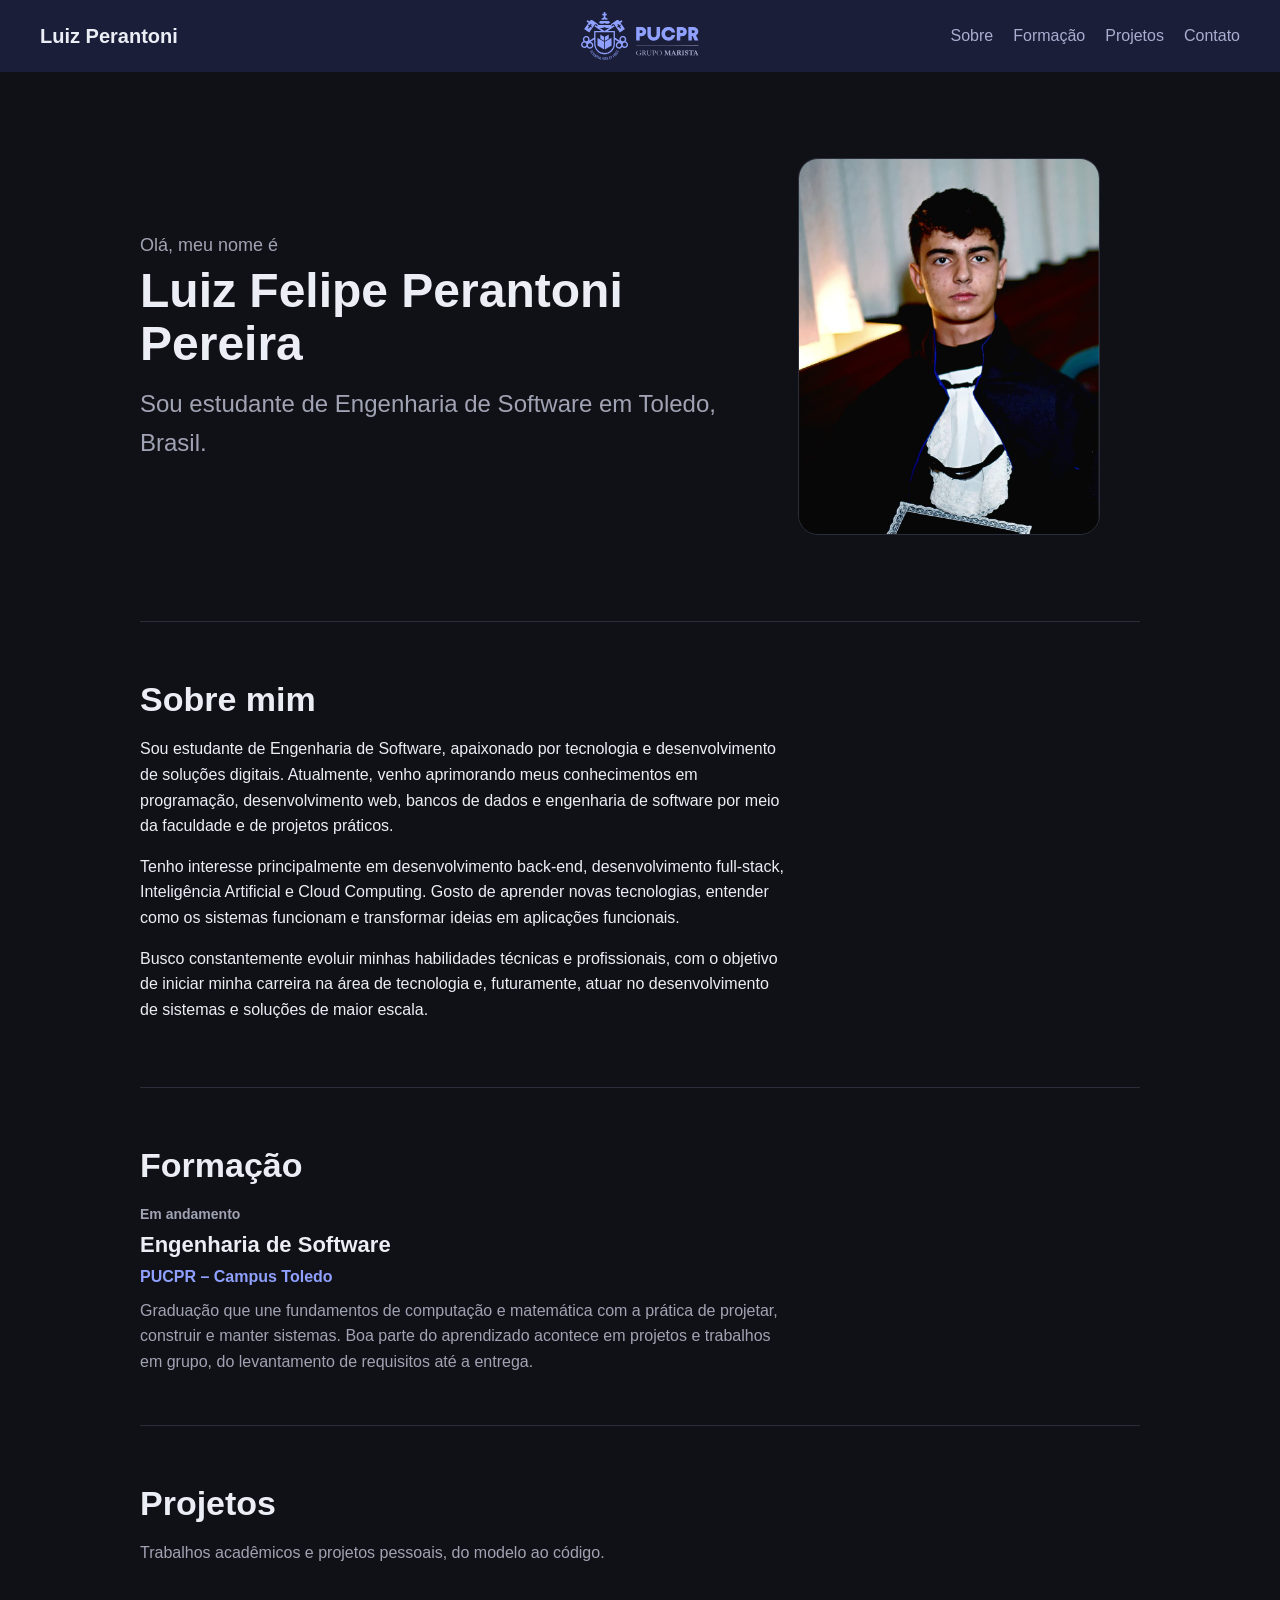
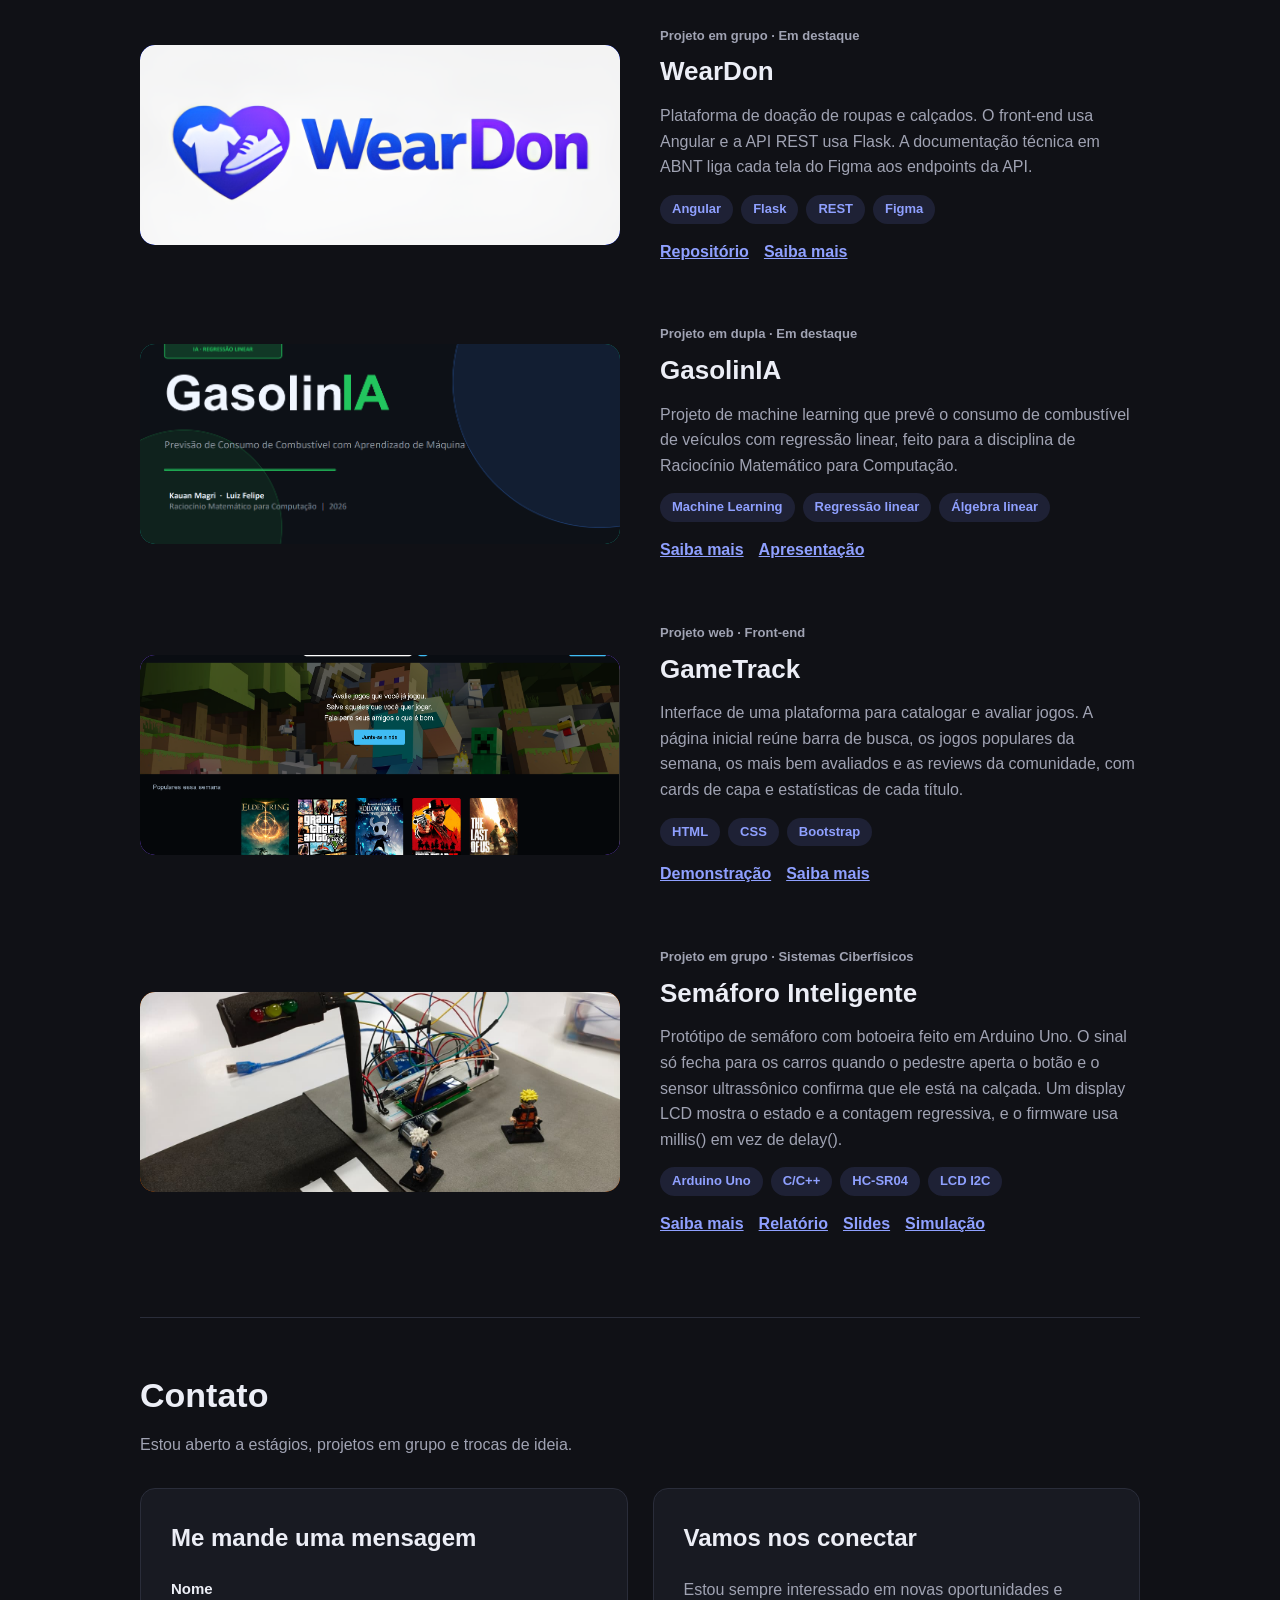
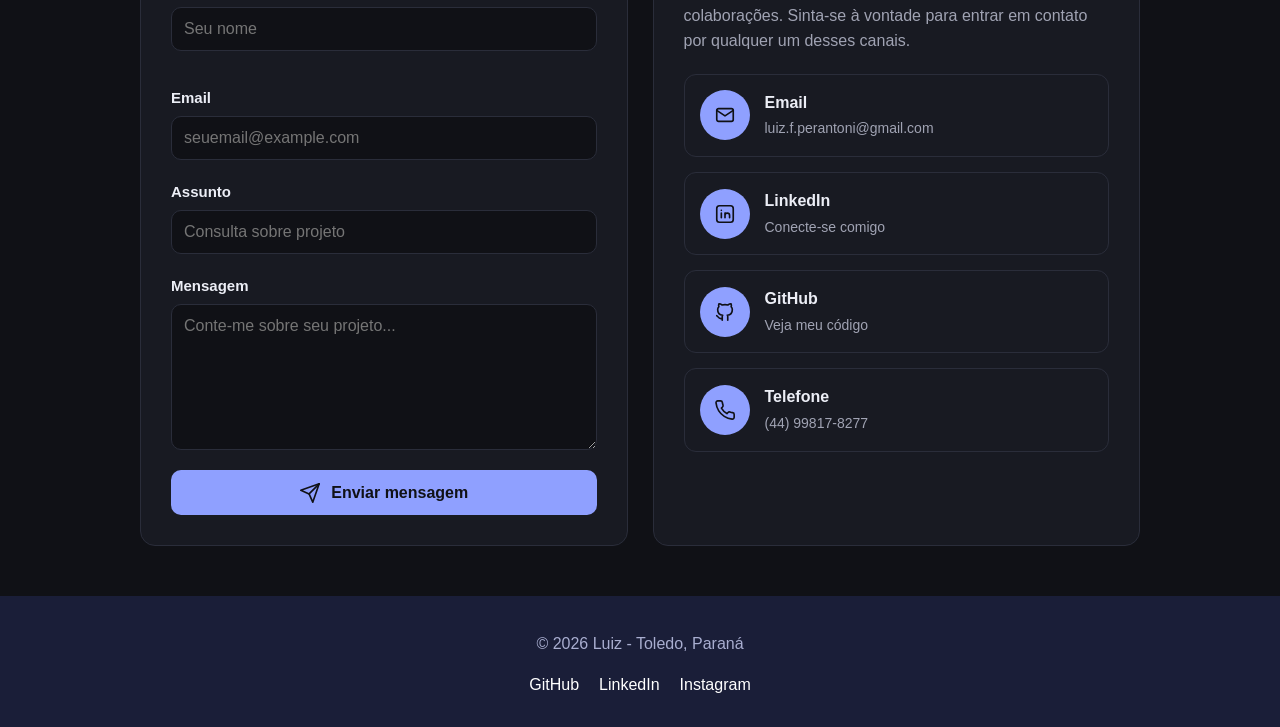
<file: Index.html>
<!DOCTYPE html>
<html lang="pt-br">
<head>
    <meta charset="UTF-8">
    <meta name="viewport" content="width=device-width, initial-scale=1.0">
    <title>Luiz – Portfólio de Engenharia de Software</title>
    <meta name="description" content="Estudante de Engenharia de Software na PUCPR Toledo. Formação, projetos e contato.">
    <style>
        html{
            scroll-behavior: smooth;
        }
        body{
            margin: 0px;
            font-family: Arial, sans-serif;
            background-color: #101116;
            color: #eceef6;
            line-height: 1.6;
        }

        header{
            background-color: #1a1e38;
            display: grid;
            grid-template-columns: 1fr auto 1fr;
            align-items: center;
            gap: 15px;
            padding: 12px 40px;
            position: sticky;
            top: 0px;
            z-index: 10;
        }
        .nome-header{
            color: #eceef6;
            font-size: 20px;
            font-weight: bold;
            text-decoration: none;
        }
        .logo-pucpr{
            display: block;
            height: 48px;
            width: auto;
        }
        nav{
            display: flex;
            gap: 20px;
            justify-self: end;
        }
        nav a{
            color: #a9aed0;
            text-decoration: none;
        }
        nav a:hover{
            color: white;
        }

        main{
            max-width: 1000px;
            margin: 0 auto;
            padding: 0px 30px;
        }
        section{
            padding: 50px 0px;
            border-top: 1px solid #2a2d3a;
            scroll-margin-top: 80px;
        }
        .titulo-secao{
            font-size: 34px;
            margin: 0px 0px 10px 0px;
        }
        .subtexto{
            color: #a0a3b3;
            margin: 0px 0px 30px 0px;
        }

    
        .apresentacao{
            display: flex;
            align-items: center;
            justify-content: space-between;
            flex-wrap: wrap;
            gap: 40px;
            padding: 70px 0px;
            border-top: none;
        }
        .apresentacao-texto{
            flex: 1 1 380px;
        }
        .ola{
            margin: 0px 0px 5px 0px;
            font-size: 18px;
            color: #a0a3b3;
        }
        .nome{
            font-size: 48px;
            line-height: 1.1;
            margin: 0px;
        }
        .subtitulo{
            font-size: 24px;
            color: #a0a3b3;
            margin: 15px 0px 0px 0px;
        }
        .foto{
            width: 300px;
            max-width: 100%;
            height: 375px;
            border-radius: 20px;
            border: 1px solid #2a2d3a;
            background-color: #1e2135;
            overflow: hidden;
        }
        .foto img{
            width: 100%;
            height: 100%;
            object-fit: cover;
        }
        .foto-espaco{
            width: 100%;
            height: 100%;
            display: flex;
            flex-direction: column;
            align-items: center;
            justify-content: center;
            gap: 10px;
            color: #a0a3b3;
        }
        .icone-foto{
            width: 120px;
            height: 120px;
            fill: none;
            stroke: #8fa0ff;
            stroke-width: 1.6;
        }

        .sobre p{
            max-width: 650px;
            margin: 0px 0px 15px 0px;
        }


        .formacao-periodo{
            font-size: 14px;
            font-weight: bold;
            color: #a0a3b3;
            margin: 0px;
        }
        .formacao-curso{
            font-size: 22px;
            margin: 2px 0px;
        }
        .formacao-local{
            color: #8fa0ff;
            font-weight: bold;
            margin: 0px 0px 8px 0px;
        }
        .formacao-texto{
            max-width: 650px;
            color: #a0a3b3;
            margin: 0px;
        }

        .projeto{
            display: flex;
            align-items: center;
            flex-wrap: wrap;
            gap: 40px;
            padding: 30px 0px;
        }
        .projeto-imagem{
            flex: 1 1 300px;
            height: 200px;
            border-radius: 15px;
            display: flex;
            align-items: center;
            justify-content: center;
            color: white;
            font-size: 32px;
            font-weight: bold;
            overflow: hidden;
        }
        .projeto-imagem img{
            width: 100%;
            height: 100%;
            object-fit: cover;
            display: block;
            border-radius: 15px;
        }
        .azul{
            background-color: #2f4bff;
        }
        .verde{
            background-color: #0f7b6c;
        }
        .roxo{
            background-color: #6d3fd6;
        }
        .laranja{
            background-color: #b45309;
        }
        .projeto-info{
            flex: 1 1 300px;
        }
        .tipo-projeto{
            font-size: 13px;
            font-weight: bold;
            color: #a0a3b3;
            margin: 0px 0px 5px 0px;
        }
        .nome-projeto{
            font-size: 26px;
            margin: 0px 0px 10px 0px;
        }
        .descricao-projeto{
            color: #a0a3b3;
            margin: 0px 0px 15px 0px;
        }
        .tecnologias{
            display: flex;
            flex-wrap: wrap;
            gap: 8px;
            list-style: none;
            padding: 0px;
            margin: 0px 0px 15px 0px;
        }
        .tecnologias li{
            background-color: #1e2135;
            color: #8fa0ff;
            font-size: 13px;
            font-weight: bold;
            padding: 4px 12px;
            border-radius: 15px;
        }
        .links-projeto a{
            color: #8fa0ff;
            font-weight: bold;
            margin-right: 15px;
        }

 
        .contato-cards{
            display: flex;
            flex-wrap: wrap;
            gap: 25px;
        }
        .contato-card{
            flex: 1 1 320px;
            background-color: #181a22;
            border: 1px solid #2a2d3a;
            border-radius: 15px;
            padding: 30px;
        }
        .contato-card h3{
            font-size: 24px;
            margin: 0px 0px 20px 0px;
        }
        .contato-card p{
            color: #a0a3b3;
            margin: 0px 0px 20px 0px;
        }
        .linha-form{
            display: flex;
            flex-wrap: wrap;
            gap: 15px;
        }
        .campo{
            flex: 1 1 150px;
            display: flex;
            flex-direction: column;
            gap: 6px;
            margin-bottom: 20px;
        }
        .campo label{
            font-weight: bold;
            font-size: 15px;
        }
        .campo input{
            height: 40px;
            padding-left: 12px;
            font-size: 16px;
            border-radius: 10px;
            border: 1px solid #2a2d3a;
            background-color: #101116;
            color: #eceef6;
        }
        .campo textarea{
            height: 120px;
            padding: 12px;
            font-family: Arial, sans-serif;
            font-size: 16px;
            border-radius: 10px;
            border: 1px solid #2a2d3a;
            background-color: #101116;
            color: #eceef6;
        }
        .botao-enviar{
            width: 100%;
            height: 45px;
            display: flex;
            align-items: center;
            justify-content: center;
            gap: 10px;
            border: none;
            border-radius: 10px;
            background-color: #8fa0ff;
            color: #101116;
            font-size: 16px;
            font-weight: bold;
            cursor: pointer;
        }
        .icone{
            width: 22px;
            height: 22px;
            fill: none;
            stroke: currentColor;
            stroke-width: 1.8;
            stroke-linecap: round;
            stroke-linejoin: round;
        }
        .canal{
            display: flex;
            align-items: center;
            gap: 15px;
            border: 1px solid #2a2d3a;
            border-radius: 12px;
            padding: 15px;
            margin-bottom: 15px;
            text-decoration: none;
            color: #eceef6;
        }
        .canal-icone{
            width: 50px;
            height: 50px;
            border-radius: 50%;
            background-color: #8fa0ff;
            color: #101116;
            display: flex;
            align-items: center;
            justify-content: center;
        }
        .canal-titulo{
            display: block;
            font-weight: bold;
        }
        .canal-texto{
            color: #a0a3b3;
            font-size: 14px;
        }

        footer{
            background-color: #1a1e38;
            color: #a9aed0;
            padding: 30px;
            text-align: center;
        }
        footer p{
            margin: 5px 0px;
        }
        .redes{
            display: flex;
            justify-content: center;
            gap: 20px;
            list-style: none;
            padding: 0px;
            margin: 15px 0px 0px 0px;
        }
        .redes a{
            color: white;
            text-decoration: none;
        }
    </style>
</head>
<body>
    <header>
        <a class="nome-header" href="#topo">Luiz Perantoni</a>
        <a href="https://www.pucpr.br/" target="_blank"><svg class="logo-pucpr" xmlns="http://www.w3.org/2000/svg" viewBox="0 0 1551 634" role="img" aria-label="PUCPR – Grupo Marista"><path fill="#8fa0ff" fill-rule="evenodd" d="M258,633.4C258,632.7 259.7,626.7 260.6,624.3C261.1,623 261.3,622.9 262.9,623.2C265.6,623.6 265.7,624.1 264.2,627.6C261.7,633.2 261.3,633.7 259.6,633.9C258.5,634 258,633.8 258,633.4ZM307.3,632.7C306.9,632.2 306.9,609.6 307.3,603.6L307.6,599L310.1,599L312.5,599L312.5,616L312.5,633L310.1,633C308.8,633 307.5,632.9 307.3,632.7ZM324.3,627.7C324.1,624.7 324,618.7 324,614.3C324,603.5 324.2,604 320,604L316.6,604L316.3,601.9C316.1,600.8 316.1,599.7 316.4,599.5C316.6,599.3 321,599 326.2,598.9L335.8,598.8L335.8,601L335.8,603.2L332.3,603.4L328.9,603.5L329.2,612.9C329.3,618 329.6,624.7 329.8,627.6L330.1,633L327.4,633L324.7,633L324.3,627.7ZM338.2,632.3C338,631.9 338.1,631.3 338.3,631C338.4,630.7 338.8,628.5 339.1,626.1C339.3,623.7 339.7,620 340,617.9C341.3,607.8 341.6,605.5 341.9,602.1C342.3,597.9 342.7,597.5 345.7,597.1C348.2,596.9 347.9,596.6 349.6,600.9C349.8,601.5 350.2,602.6 350.5,603.2C350.8,603.9 351.2,605 351.4,605.6C351.7,606.2 352.1,607.3 352.4,608C352.7,608.7 353.4,610.6 354,612.2C354.6,613.9 355.3,615.8 355.5,616.4C355.8,617 356.2,618 356.4,618.6C357,620.1 357.8,622 358.4,623.5C361,629.7 361,629.8 358.4,630.4C355.8,631.1 355.5,630.8 354.3,627.6C353.1,624.2 352.5,623.8 350.2,624.5C349.1,624.8 347.4,625 346.4,625C344.3,625 344,625.5 344,629C344,631.7 343.6,632.1 340.4,632.7C338.9,633 338.4,632.9 338.2,632.3ZM289.6,632.1C288,631.9 287,630.1 287,627.3C287,626.7 286.8,625.1 286.5,623.5C286,620.7 285.4,616.5 284.5,610.6C284.2,608.9 283.8,606.1 283.5,604.4C283.3,602.7 282.9,600.3 282.7,599.1L282.4,597L284.4,597C287.2,597 288,597.4 288,598.9C288,599.6 288.2,601.5 288.5,603.2C289,606.9 289.7,611.9 290.6,618.9C291.1,623.3 292,625.9 292,623.1C292,622.6 292.4,620.8 292.9,619.2C293.4,617.6 294.6,613.9 295.5,611C296.4,608.1 297.6,604.2 298.3,602.2L299.4,598.8L301.8,598.9C303.2,599 304.3,599.2 304.4,599.3C304.6,599.5 302.3,607 301.5,608.8C301.2,609.3 299.4,614.6 297.5,620.5C293.1,633.6 293.8,632.7 289.6,632.1ZM252.6,626.3C250.9,625.7 250.9,625.6 250.8,622.3C250.7,618.6 250.7,618.6 247.5,617.6C242.6,616.1 242.4,616.2 240.8,619.2C239.3,622.2 238.6,622.5 235.6,621.5C233.7,620.8 233.7,620.7 235.1,618.5C236.1,616.8 237.1,615.2 239.1,611.6C239.6,610.6 240.3,609.5 240.5,609.2C240.7,609 241.5,607.5 242.4,606C248.2,595.3 251.4,590.3 252.3,590.4C257.5,591.3 257.2,590.5 256.5,604.1C256.2,610.5 255.9,618.2 255.8,621.2C255.7,627.3 255.7,627.4 252.6,626.3ZM378.3,625.4C378.2,625 377.8,623.7 377.5,622.5C377.1,621.3 376.5,619 376,617.5C375.1,614.7 373.8,610.4 371.9,604.2C371.4,602.3 370.5,599.4 369.9,597.8C368.4,592.9 368.1,593.2 375.5,591C377.6,590.4 380.4,589.5 381.9,589L384.5,588.1L385.3,589.5C386.8,592.4 386.5,592.8 380.9,594.5C374.5,596.5 374.8,596.1 376.1,600C376.7,601.8 377.2,603.5 377.3,603.9C377.4,604.2 377.8,604.7 378.3,604.8C379,605.1 380,604.9 385.5,603.2C388,602.3 388.7,602.7 389.2,605.3C389.5,607.1 389.5,607.1 383.1,609C381.1,609.6 379.5,610.3 379.5,610.4C379.5,610.9 381.3,617.1 381.9,618.6C382.4,619.8 382.6,619.9 383.6,619.5C385,619 393,616.5 393.5,616.5C394,616.5 395,618.9 395,620C395,621.1 394.5,621.4 389,623C386.9,623.6 384,624.6 382.5,625.1C379.2,626.2 378.5,626.2 378.3,625.4ZM349.9,619.7C350.5,619.5 351,619.1 351,618.8C351,618.1 349.3,613.5 348.5,612C348.3,611.5 347.8,609.9 347.4,608.3C346.5,604.5 346.2,604.8 345.8,609.6C345.7,611.9 345.4,615.2 345.2,616.9L344.9,620L346.8,620C347.9,620 349.3,619.9 349.9,619.7ZM227,618.2C224.1,617.2 223.5,616.4 224.5,614.6C224.7,614.1 225.6,611.8 226.5,609.5C228.4,604.4 228.7,603.7 229.4,601.9C229.7,601.1 230.3,599.9 230.6,599.1C231.3,597.4 231.6,596.7 233.5,591.5C234.4,589.2 235.3,586.7 235.6,586.1C236.2,585 237.7,584.6 238.2,585.5C238.4,585.8 239,586 239.5,586C241.3,586 241.2,586.7 238.4,593.5C238.1,594.2 237.7,595.2 237.5,595.8C237.3,596.3 236.9,597.4 236.6,598.1C235.5,600.7 235.1,601.8 234,604.8C232.9,607.7 232.5,608.8 231.4,611.4C231.1,612.1 230.7,613.2 230.5,613.8C229.5,616.5 228.4,618.5 228.1,618.5C227.9,618.4 227.4,618.3 227,618.2ZM405.3,612.4C404.4,610.4 403.1,607.6 402.5,606.2C400.6,601.9 395,589.8 394.7,589.6C394.7,589.5 393.3,590 391.8,590.7C388.2,592.3 388.3,592.3 387.3,590.2C386.2,587.8 386.2,587.7 388.9,586.5C394,584.1 398.8,581.9 400.7,581C403.4,579.6 404.2,579.7 405.1,581.9C406.1,584 405.9,584.4 402.9,585.5C399.7,586.8 399.6,587.3 401.6,591.5C402.6,593.6 404,596.5 404.7,598.1C405.4,599.7 406.6,602.3 407.3,603.9C408,605.5 409.3,608.2 410.1,609.9C410.9,611.6 411.5,613.4 411.3,613.8C411.1,614.3 408,616 407.2,616C407.1,616 406.2,614.4 405.3,612.4ZM251.2,610.9C251.9,604.6 252.1,599.5 251.7,599.5C251.4,599.5 250.6,600.8 249.9,602.4C249.1,604 247.7,606.7 246.7,608.4C245.8,610.2 245,611.7 245.1,611.8C245.3,611.9 250.1,613.4 250.6,613.5C250.7,613.5 251,612.3 251.2,610.9ZM209.4,610.5C207.2,609.3 206.7,608.7 207.4,607.9C208.5,606.5 220,583.3 219.7,582.9C219.6,582.7 218.3,581.9 216.8,581.2C215.4,580.5 214.2,579.8 214.1,579.7C213.8,579.5 215.4,576.1 216,575.7C216.9,575.2 233,583.5 233,584.4C233,585.8 231.8,588 231.1,588C230.8,588 229.3,587.4 228,586.7C226.6,586 225.3,585.6 225,585.7C224.8,585.9 221.8,591.7 218.2,598.7C214.7,605.8 211.7,611.5 211.6,611.5C211.4,611.5 210.4,611 209.4,610.5ZM192.7,601.4C192.4,601 191.7,600.4 191,600C189.9,599.2 189.9,599 190.4,597C190.7,595.7 191.2,593.3 191.5,591.5C191.8,589.7 192.3,587.2 192.5,586C192.8,584.8 193.2,582.4 193.5,580.8C193.8,579.1 194.3,577.2 194.6,576.6C194.8,575.9 194.9,575.2 194.8,575.1C194.4,574.8 194.8,574.2 190,581.5C187.7,584.9 185.7,587.9 185.5,588C185.4,588.1 184.6,589.2 183.8,590.4C183,591.6 182,592.7 181.7,592.9C180.8,593.2 178,591.1 178,590.2C178,589.6 179.7,586.7 180.5,586C180.7,585.9 182.3,583.6 184,581C185.8,578.4 187.4,576.1 187.5,576C187.7,575.9 188.6,574.6 189.5,573.2C192.7,568.5 197.1,562.5 197.4,562.5C198.7,562.5 201.5,565.2 201.3,566.1C201.2,566.8 200.8,568.6 200.5,570.2C200.2,571.9 199.7,574.5 199.4,576C199.1,577.5 198.7,579.6 198.5,580.8C198.2,581.9 197.9,583.5 197.8,584.4C197.6,585.3 197.4,586.7 197.2,587.5C196.7,589.8 197.6,589.3 199.5,586.1C200.5,584.5 201.4,583 201.7,582.8C201.9,582.5 203.7,579.9 205.7,577C207.6,574.1 209.6,571.7 210,571.6C211.1,571.4 214.4,574.4 213.7,574.9C213.4,575.1 212,576.9 210.6,579C209.2,581.1 206.2,585.3 204,588.5C201.8,591.7 198.8,596 197.3,598.1C194.8,601.9 193.8,602.6 192.7,601.4ZM434.7,600.1C433.4,599.2 414.5,573.5 414.8,572.9C414.9,572.5 415.7,571.8 416.5,571.3C417.3,570.9 418.3,570.2 418.6,569.8C419,569.5 420,568.7 421,568C422,567.3 423,566.5 423.4,566.2C425.2,564.4 427.6,563.3 428.1,564.1C428.3,564.6 428.9,565.3 429.3,565.7C430.4,566.9 430.1,567.7 428,569C426.9,569.7 426,570.4 426,570.5C426,570.6 425.1,571.3 424,572C422.9,572.7 422,573.5 422,573.9C422,574.5 423.7,577.4 424.5,578C424.7,578.1 425.3,579 425.9,579.9C427.4,582 427.3,582 431.5,578.7C435.4,575.7 435.9,575.6 437.4,578.1C438.3,579.7 437.9,580.3 434,583C431.7,584.6 431,585.3 431,586C431,586.5 432.8,589.4 433.5,590C433.7,590.1 434.3,591 435,592C435.7,593 436.3,593.9 436.5,594C436.7,594.1 437.3,595 438,595.9L439.2,597.6L437.5,599.1C435.6,600.6 435.5,600.6 434.7,600.1ZM441.9,574.1C435.8,567.6 430.6,562.2 430.4,562.1C429.5,561.7 430.2,560.2 431.7,558.9L433.4,557.5L436.9,561.1C438.8,563.1 442.4,567 445,569.7C447.6,572.5 451.4,576.5 453.5,578.6L457.2,582.6L455.4,584.3C454.4,585.2 453.5,586 453.3,586C453.2,586 448.1,580.7 441.9,574.1ZM164.4,578.8C161.1,575.7 158.5,573 158.5,572.7C158.5,572.5 163.9,566.8 170.4,560.1L182.2,548L188.1,553.6C194.5,559.8 194.6,559.9 192.7,561.7C191,563.4 191.2,563.5 186.7,559.3C184.5,557.2 182.6,555.5 182.5,555.5C182.3,555.5 180.8,557 179,558.8L175.8,562.1L179.7,565.8L183.6,569.6L182.2,571.2C181.4,572 180.7,572.8 180.6,572.9C180.6,573 178.7,571.5 176.5,569.5L172.4,565.8L169.2,569C167.4,570.8 166,572.5 166,572.8C166,573.1 167.9,575.2 170.1,577.4L174.2,581.4L172.8,583C170.8,585.1 171,585.2 164.4,578.8ZM462.9,575.6C462.8,575.4 461.5,574.2 460,573C458.5,571.8 457.1,570.6 457,570.5C456.9,570.4 455.5,569.2 454,568C452.5,566.8 451.1,565.6 451,565.5C450.9,565.4 449.5,564.2 448,563C446.5,561.8 445.1,560.6 445,560.5C444.9,560.4 443.3,559 441.5,557.5C436.8,553.6 436.9,553.9 439.1,551.5C440,550.5 441.6,548.7 442.7,547.4C445.8,543.5 450.2,542.1 454.1,543.7C455.6,544.4 460.2,547.5 461,548.5C461.1,548.6 462.5,549.8 464,551C468.8,554.9 469.6,555.7 470.8,557.8C473.6,562.5 471.8,567.6 464.6,574.9C463.5,576.1 463.2,576.2 462.9,575.6ZM466.8,563.7C467.3,561.8 466.1,559.7 463.6,557.7C462.3,556.6 461.1,555.7 461,555.5C460.9,555.4 459.5,554.2 458,553C456.5,551.8 454.9,550.5 454.6,550.1C453.2,548.8 450.5,548 449.3,548.6C447.6,549.5 445,552.1 445,553C445.1,553.7 449.6,557.6 459.9,565.9L463.2,568.6L464.9,566.7C465.8,565.7 466.6,564.3 466.8,563.7ZM150.6,564.2C148.6,562.1 148.5,562.4 154.4,557.4C156.8,555.4 158.9,553.6 159,553.5C159.1,553.4 162.1,550.9 165.5,548C168.9,545.1 172.4,542.1 173.2,541.4C175.1,539.7 175.3,539.7 176.8,541.4C178.4,543.3 178.3,544.5 176.4,545.9C175.5,546.5 174.1,547.6 173.2,548.4C172.4,549.1 170.5,550.8 169,552C167.5,553.2 165.7,554.7 165,555.3C164.3,555.9 161.8,558 159.5,560C157.2,562 154.6,564.1 153.9,564.8C152.2,566.3 152.6,566.3 150.6,564.2ZM295.2,557.5C288.7,556.4 285.7,555.9 283.8,555.5C278.1,554.2 274.5,553.3 272.5,552.7C271.3,552.3 269.5,551.8 268.5,551.5C267.5,551.2 266.3,550.7 265.8,550.5C265.2,550.3 262.8,549.4 260.5,548.5C252,545.2 237.9,537.5 232.8,533.4C232.5,533.2 230.7,531.8 228.8,530.4C219.7,523.6 206.9,510.6 201.3,502.5C200.5,501.3 199.5,500 199.1,499.6C198.8,499.2 198.5,498.7 198.5,498.5C198.5,498.3 198.2,497.8 197.9,497.4C197.5,497 196.5,495.6 195.7,494.3C194.9,492.9 193.6,490.8 192.9,489.5C190.5,485.6 185.4,475 183.7,470.5C183.3,469.3 182.7,467.8 182.5,467.2C181.5,465 179.4,458.1 178.5,454.2C178.2,452.9 177.7,451 177.5,450C174.7,438.7 174,427 174,393.1C174,375.2 173.8,364 173.5,364C172.9,364 169.3,366.1 169.1,366.6C169,366.8 168.7,367 168.5,367C168.2,367 166.1,368.2 163.9,369.7C161.6,371.1 157.2,374 154,376C150.8,378 146.4,380.9 144.1,382.3C141.9,383.8 139.9,385 139.7,385C139.6,385 139.2,385.2 138.9,385.5C138.5,385.8 136.1,387.4 133.5,389C130.9,390.6 128.5,392.2 128.1,392.5C127.8,392.8 127.4,393 127.2,393C126.5,393 124,395.1 124.3,395.5C124.4,395.8 125.2,396 126,396C126.7,396 128,396.2 128.8,396.4C129.6,396.7 131.3,397.2 132.5,397.6C144.7,401.2 155.2,411.6 160.5,425.2C163.7,433.4 163.8,444.5 160.7,453.9C154.4,473.5 133.6,487 113.8,484.5C100.5,482.8 88.9,476.1 82.1,466.2C81.4,465.1 80.6,464.2 80.4,464.1C80.2,464 80,463.7 80,463.3C80,463 79.6,462.3 79.2,461.8C78.6,460.9 78.4,460.9 75.9,463.3C71.9,467 67.5,469.8 61.2,472.6C57.7,474.1 51.9,475 45.3,475C38.9,475 37.3,474.8 32.5,473.4C18.8,469.5 6.3,456.9 2.6,443.2C2.3,442.1 1.8,440.4 1.5,439.2C0.8,436.5 0.9,424.6 1.6,421.6C4.2,410.6 9.6,402 18,395.2C20.1,393.6 28.1,389 29,389C29.2,389 30.2,388.7 31.2,388.2L33.1,387.5L31.8,385.4C31.1,384.2 29.9,382 29.2,380.5C28.5,379 27.7,377.4 27.5,377C27.3,376.6 26.9,375 26.5,373.5C26.2,372 25.7,370.1 25.4,369.3C24.8,367.3 24.9,355.3 25.5,352.8C25.8,351.7 26.3,349.9 26.6,348.8C28.7,340.8 35.2,331.1 42,326.1C43,325.3 43.9,324.6 44,324.5C44.6,323.8 51.9,320 54.2,319.2C66.2,315.2 79.4,316.1 89.6,321.4C102.2,328 109.9,338.2 113.4,352.6C113.7,353.9 114,357.7 114,360.9C114,366.1 113.7,368.6 112.2,374.9C112,375.5 112.1,376 112.4,376C112.9,376 118.6,372.6 119.9,371.5C120.2,371.2 120.6,371 120.7,371C120.9,371 122.9,369.8 125.1,368.3C127.4,366.9 131.8,364 135,362C138.2,360 142.6,357.1 144.9,355.7C147.1,354.2 149.1,353 149.3,353C149.4,353 149.8,352.8 150.1,352.5C150.5,352.2 152.9,350.6 155.5,349C158.1,347.4 160.5,345.8 160.9,345.5C161.2,345.2 161.6,345 161.8,345C161.9,345 163.7,343.9 165.6,342.6C167.6,341.3 170.3,339.6 171.6,338.8L174,337.5L174,294.5C174,270.9 174.1,251.2 174.3,250.8C174.6,250.1 179.2,250 221.3,250C269.1,250 270.1,250 266.7,248.2C266.1,248 263.8,246.5 261.5,245C259.1,243.6 254.9,240.8 252,239C240.3,231.6 235.1,228.2 231.1,225.7C228.9,224.2 226.9,223 226.7,223C226.6,223 226.2,222.8 225.9,222.5C225.5,222.2 223.1,220.6 220.5,219C217.9,217.4 215.5,215.8 215.1,215.5C214.8,215.2 214.4,215 214.3,215C214.1,215 212.1,213.8 209.9,212.3C207.6,210.9 203.2,208 200,206C196.8,204 192.4,201.1 190.1,199.7C187.9,198.2 185.8,197 185.5,197C185.3,197 185,196.8 184.9,196.6C184.8,196.4 183.5,195.5 181.9,194.5C180.3,193.6 179,192.5 179,192.1C179,191.5 186.5,180 187.8,178.6C188.2,178.3 188.9,177.3 189.3,176.5C190.6,174.3 191.9,174.6 197.4,178.2C209.4,186 211,187 211.5,187C211.7,187 212,187.2 212.1,187.4C212.3,187.9 215.9,190 216.5,190C218.2,190 218.5,180.8 216.9,176.3C211.9,162.1 193.5,156.2 183.3,165.5C181.9,166.8 179,170.6 176.8,173.8C174.6,177.1 172.7,179.9 172.5,180C172.3,180.1 170.7,182.4 169,185C167.3,187.6 165.7,189.9 165.5,190C165.4,190.1 163.3,193.1 161,196.5C158.7,199.9 156.6,203 156.3,203.3C156,203.6 154.1,206.4 152,209.5C149.9,212.6 148,215.4 147.7,215.7C147.4,216 145.3,219.1 143,222.5C140.7,225.9 138.6,228.9 138.5,229C138.3,229.1 136.7,231.4 135,234C133.3,236.6 131.7,238.9 131.5,239C131.4,239.1 129.3,242.1 127,245.5C124.7,248.9 122.7,251.9 122.5,252C122.3,252.1 120.3,255.1 118,258.5C115.7,261.9 113.7,264.9 113.5,265C113.3,265.1 112.4,266.4 111.5,267.8C110.6,269.1 109.6,270.4 109.3,270.6C108.9,270.9 105.6,269.3 105,268.5C104.9,268.3 102.6,266.7 100,265C97.4,263.2 95,261.5 94.6,261.2C94.2,260.8 93.7,260.5 93.5,260.5C93.3,260.5 92.8,260.2 92.4,259.8C92,259.5 89.6,257.8 87,256C84.4,254.2 82,252.5 81.6,252.2C81.2,251.8 80.7,251.5 80.5,251.5C80.3,251.5 79.8,251.2 79.4,250.8C79,250.5 76.6,248.8 74,247C71.4,245.3 69.1,243.7 69,243.5C68.9,243.4 65.9,241.3 62.5,239C59.1,236.7 56,234.6 55.8,234.4C55.5,234.1 52.6,232.1 49.3,229.8C46,227.6 43.2,225.4 43.1,224.9C43,224.2 45.4,220 46.5,219C46.7,218.9 48.7,215.9 51,212.5C53.3,209.1 55.3,206.1 55.5,206C55.7,205.9 57.7,202.9 60,199.5C62.3,196.1 64.3,193.1 64.5,193C64.7,192.9 66.7,189.9 69,186.5C71.3,183.1 73.4,180.1 73.5,180C73.7,179.9 75.3,177.6 77,175C78.7,172.4 80.3,170.1 80.5,170C80.6,169.9 82.7,166.9 85,163.5C87.3,160.1 89.3,157.1 89.5,157C89.7,156.9 91.7,153.9 94,150.5C96.3,147.1 98.4,144.2 98.6,144.1C100.1,143.5 94.9,138 92.8,138C92.6,138 92.2,137.8 91.9,137.5C91.5,137.2 89.1,135.6 86.5,134C83.9,132.4 81.5,130.8 81.1,130.5C80.8,130.2 80.4,130 80.2,130C79.4,130 74,125.9 74,125.2C74,124.8 75.4,122.3 77.2,119.6C78.9,116.9 81.4,113.1 82.7,111.1C84,109.1 85.1,107.5 85.2,107.5C85.9,107.5 89,109.2 89,109.6C89,109.8 89.2,110 89.5,110C89.8,110 91.9,111.2 94.3,112.8C96.6,114.3 100.5,116.8 102.9,118.3C107.4,121.2 111.9,124 112.2,124C112.3,124 113.1,122.9 114,121.5C114.9,120.1 115.9,118.6 116.2,118.3C116.5,118 117.4,116.8 118.2,115.6C124.4,106.5 136.7,102.6 146.5,106.6C149.4,107.8 154.1,110.5 155,111.5C155.1,111.7 158.1,113.7 161.5,116C164.9,118.3 167.9,120.4 168,120.5C168.1,120.7 170.4,122.3 173,124C175.6,125.8 178,127.5 178.4,127.8C178.8,128.2 179.3,128.5 179.5,128.5C179.7,128.5 180.2,128.8 180.6,129.2C181,129.5 183.4,131.2 186,133C188.6,134.8 191,136.5 191.4,136.8C191.8,137.2 192.3,137.5 192.5,137.5C192.7,137.5 193.2,137.8 193.6,138.2C194,138.5 196.4,140.2 199,142C201.6,143.8 204,145.5 204.4,145.8C204.8,146.2 205.3,146.5 205.5,146.5C205.7,146.5 206.2,146.8 206.6,147.2C207,147.5 209.4,149.2 212,151C214.6,152.8 217,154.5 217.4,154.8C217.8,155.2 218.3,155.5 218.5,155.5C219.1,155.5 225.5,161.9 225.5,162.5C225.5,162.7 225.8,163.2 226.1,163.6C226.7,164.2 228.3,167.3 229.4,170.1L230,171.5L311,171.5L392,171.5L392.6,170.1C393.7,167.3 395.3,164.2 395.9,163.6C396.2,163.2 396.5,162.7 396.5,162.5C396.5,161.9 402.9,155.5 403.5,155.5C403.7,155.5 404.2,155.2 404.6,154.8C405,154.5 407.4,152.8 410,151C412.6,149.2 415,147.5 415.4,147.2C415.8,146.8 416.3,146.5 416.5,146.5C416.7,146.5 417.2,146.2 417.6,145.8C418,145.5 420.4,143.8 423,142C425.6,140.2 428,138.5 428.4,138.2C428.8,137.8 429.3,137.5 429.5,137.5C429.7,137.5 430.2,137.2 430.6,136.8C431,136.5 433.4,134.8 436,133C438.6,131.2 441,129.5 441.4,129.2C441.8,128.8 442.3,128.5 442.5,128.5C442.7,128.5 443.2,128.2 443.6,127.8C444,127.5 446.4,125.8 449,124C451.6,122.3 453.9,120.7 454,120.5C454.1,120.4 457.1,118.3 460.5,116C463.9,113.7 466.9,111.7 467,111.5C467.9,110.5 472.6,107.8 475.5,106.6C485.3,102.6 497.6,106.5 503.8,115.6C504.6,116.8 505.5,118 505.8,118.3C506.1,118.6 507.1,120.1 508,121.5C508.9,122.9 509.7,124 509.8,124C510.1,124 514.6,121.2 519.1,118.3C521.5,116.8 525.4,114.3 527.7,112.8C530.1,111.2 532.2,110 532.5,110C532.8,110 533,109.8 533,109.6C533,109.2 536.1,107.5 536.8,107.5C536.9,107.5 538,109.1 539.3,111.1C540.6,113.1 543.1,116.9 544.8,119.6C546.6,122.3 548,124.8 548,125.2C548,125.9 542.6,130 541.8,130C541.6,130 541.2,130.2 540.9,130.5C540.5,130.8 538.1,132.4 535.5,134C532.9,135.6 530.5,137.2 530.1,137.5C529.8,137.8 529.4,138 529.2,138C527.1,138 521.9,143.5 523.4,144.1C523.6,144.2 525.7,147.1 528,150.5C530.3,153.9 532.3,156.9 532.5,157C532.7,157.1 534.7,160.1 537,163.5C539.3,166.9 541.4,169.9 541.5,170C541.7,170.1 543.3,172.4 545,175C546.7,177.6 548.3,179.9 548.5,180C548.6,180.1 550.7,183.1 553,186.5C555.3,189.9 557.3,192.9 557.5,193C557.7,193.1 559.7,196.1 562,199.5C564.3,202.9 566.3,205.9 566.5,206C566.7,206.1 568.7,209.1 571,212.5C573.3,215.9 575.3,218.9 575.5,219C576.6,220 579,224.2 578.9,224.9C578.8,225.4 576,227.6 572.7,229.8C569.4,232.1 566.5,234.1 566.2,234.4C566,234.6 562.9,236.7 559.5,239C556.1,241.3 553.1,243.4 553,243.5C552.9,243.7 550.6,245.3 548,247C545.4,248.8 543,250.5 542.6,250.8C542.2,251.2 541.7,251.5 541.5,251.5C541.3,251.5 540.8,251.8 540.4,252.2C540,252.5 537.6,254.2 535,256C532.4,257.8 530,259.5 529.6,259.8C529.2,260.2 528.7,260.5 528.5,260.5C528.3,260.5 527.8,260.8 527.4,261.2C527,261.5 524.6,263.2 522,265C519.4,266.7 517.1,268.3 517,268.5C516.4,269.3 513.1,270.9 512.7,270.6C512.4,270.4 511.4,269.1 510.5,267.8C509.6,266.4 508.7,265.1 508.5,265C508.3,264.9 506.3,261.9 504,258.5C501.7,255.1 499.7,252.1 499.5,252C499.3,251.9 497.3,248.9 495,245.5C492.7,242.1 490.6,239.1 490.5,239C490.3,238.9 488.7,236.6 487,234C485.3,231.4 483.7,229.1 483.5,229C483.4,228.9 481.3,225.9 479,222.5C476.7,219.1 474.6,216 474.3,215.7C474,215.4 472.1,212.6 470,209.5C467.9,206.4 466,203.6 465.7,203.3C465.4,203 463.3,199.9 461,196.5C458.7,193.1 456.6,190.1 456.5,190C456.3,189.9 454.7,187.6 453,185C451.3,182.4 449.7,180.1 449.5,180C449.3,179.9 447.4,177.1 445.2,173.8C443,170.6 440.1,166.8 438.7,165.5C428.5,156.2 410.1,162.1 405.1,176.3C403.5,180.8 403.8,190 405.5,190C406.1,190 409.7,187.9 409.9,187.4C410,187.2 410.3,187 410.5,187C411,187 412.6,186 424.6,178.2C430.1,174.6 431.4,174.3 432.7,176.5C433.1,177.3 433.8,178.3 434.2,178.6C435.5,180 443,191.5 443,192.1C443,192.5 441.7,193.6 440.1,194.5C438.5,195.5 437.2,196.4 437.1,196.6C437,196.8 436.7,197 436.5,197C436.2,197 434.1,198.2 431.9,199.7C429.6,201.1 425.2,204 422,206C418.8,208 414.4,210.9 412.1,212.3C409.9,213.8 407.9,215 407.7,215C407.6,215 407.2,215.2 406.9,215.5C406.5,215.8 404.1,217.4 401.5,219C398.9,220.6 396.5,222.2 396.1,222.5C395.8,222.8 395.4,223 395.3,223C395.1,223 393.1,224.2 390.9,225.7C386.9,228.2 381.7,231.6 370,239C367.1,240.8 362.9,243.6 360.5,245C358.2,246.5 355.9,248 355.3,248.2C351.9,250 352.9,250 400.7,250C442.8,250 447.4,250.1 447.7,250.8C447.9,251.2 448,270.9 448,294.5L448,337.5L450.4,338.8C451.7,339.6 454.4,341.3 456.4,342.6C458.3,343.9 460.1,345 460.2,345C460.4,345 460.8,345.2 461.1,345.5C461.5,345.8 463.9,347.4 466.5,349C469.1,350.6 471.5,352.2 471.9,352.5C472.2,352.8 472.6,353 472.7,353C472.9,353 474.9,354.2 477.1,355.7C479.4,357.1 483.8,360 487,362C490.2,364 494.6,366.9 496.9,368.3C499.1,369.8 501.1,371 501.3,371C501.4,371 501.8,371.2 502.1,371.5C503.4,372.6 509.1,376 509.6,376C509.9,376 510,375.5 509.8,374.9C508.3,368.6 508,366.1 508,360.9C508,347.2 514.5,333.9 525,326.1C526,325.3 526.9,324.6 527,324.5C528.2,323 536.7,319.2 542.5,317.7C546.3,316.6 558.7,316.6 562.5,317.7C580.4,322.5 592.1,334.6 596.4,352.6C597.1,355.4 597.2,367.2 596.6,369.3C596.3,370.1 595.8,372 595.5,373.5C595.1,375 594.7,376.6 594.5,377C594.3,377.4 593.5,379 592.8,380.5C592.1,382 590.9,384.2 590.2,385.4L588.9,387.5L590.8,388.2C591.8,388.7 592.8,389 593,389C593.9,389 601.9,393.6 604,395.2C612.4,402 617.8,410.6 620.4,421.6C621.1,424.6 621.2,436.5 620.5,439.2C620.2,440.4 619.7,442.1 619.4,443.2C615.7,456.9 603.2,469.5 589.5,473.4C584.7,474.8 583.1,475 576.7,475C570.1,475 564.3,474.1 560.8,472.6C554.5,469.8 550.1,467 546.1,463.3C543.6,460.9 543.4,460.9 542.8,461.8C542.4,462.3 542,463 542,463.3C542,463.7 541.8,464 541.6,464.1C541.4,464.2 540.6,465.1 539.9,466.2C533.1,476.1 521.5,482.8 508.2,484.5C499.4,485.6 489,483.3 481,478.4C462.7,467.2 454.2,444.1 461.5,425.2C466.8,411.6 477.3,401.2 489.5,397.6C490.7,397.2 492.4,396.7 493.2,396.4C494,396.2 495.3,396 496,396C496.8,396 497.6,395.8 497.7,395.5C498,395.1 495.5,393 494.8,393C494.6,393 494.2,392.8 493.9,392.5C493.5,392.2 491.1,390.6 488.5,389C485.9,387.4 483.5,385.8 483.1,385.5C482.8,385.2 482.4,385 482.3,385C482.1,385 480.1,383.8 477.9,382.3C475.6,380.9 471.2,378 468,376C464.8,374 460.4,371.1 458.1,369.7C455.9,368.2 453.8,367 453.5,367C453.3,367 453,366.8 452.9,366.6C452.7,366.1 449.1,364 448.5,364C448.2,364 448,375.5 448,393.9C448,421.9 447.7,431.7 446.4,440.2C445.7,445.4 444.2,453.2 443.5,455.5C443.3,456.2 442.8,457.8 442.5,459C435.1,485.1 418.6,510.4 398,527C396.5,528.2 395.1,529.4 395,529.5C394.9,529.7 394,530.3 393,531C392,531.7 391.1,532.3 391,532.5C388.8,534.8 371.4,544.6 364,547.6C363.3,547.9 362.2,548.4 361.5,548.6C360.8,548.9 359.8,549.3 359.2,549.5C352.3,552.4 341.1,555.2 329.5,557.1C325.2,557.7 299.1,558 295.2,557.5ZM478.3,552.2C476.1,550.7 469.1,546.4 466.7,545C465.8,544.5 463.9,543.3 462.4,542.4C460.9,541.4 458,539.6 455.9,538.2C453.8,536.9 452,535.6 452,535.4C452,535.3 453.2,533.3 454.7,530.9C456.1,528.6 458.1,525.6 459,524.1C460.7,521.4 461.4,521 462.5,522.2C462.8,522.7 463.4,523 463.8,523C465.1,523 464.5,524.5 461.7,529.1C460.2,531.6 459.1,533.7 459.2,533.9C459.7,534.8 466.5,538.5 467.1,538.2C467.5,538.1 468,537.5 468.3,537C469.9,533.7 472.4,530 473,530C473.4,530 474.4,530.5 475.2,531.2L476.7,532.3L475.7,534C475.2,535 474.6,535.9 474.5,536C474.4,536.1 473.9,536.8 473.5,537.5C473.1,538.2 472.5,539.4 472,540.1C471.2,541.6 471.5,542 474.5,543.6C475.2,544 475.9,544.4 476,544.5C476.3,544.8 479.3,546.5 479.6,546.5C479.7,546.5 481.3,544.2 483,541.5C484.7,538.8 486.3,536.5 486.4,536.5C487.1,536.5 490,538.7 490,539.2C490,539.6 488.8,541.7 487.3,544.1C485.9,546.4 483.9,549.4 483,550.9C481.2,553.9 480.9,554 478.3,552.2ZM140.4,551C134.4,545.8 134.7,538.8 141,534.4C142.5,533.3 144.1,532.2 144.6,531.8C145,531.4 145.9,530.8 146.6,530.5C147.2,530.1 147.9,529.7 148,529.5C148.4,528.9 154.2,525.2 155.6,524.6C165.2,520.5 174,533.4 166.7,540.8C164.7,542.9 164.4,542.9 163,541C161.7,539.2 161.7,538.6 163,537.2C165.7,534.3 163.4,529 159.5,529C158.1,529 143.8,538.7 142.3,540.7C139.3,544.6 144.2,549.8 148.6,547.4C149.7,546.9 152.5,549.3 152.5,550.9C152.5,551.9 149.1,553 145.8,553C142.8,553 142.5,552.9 140.4,551ZM319.2,541.5C325.4,540.9 330,540.2 335.2,539.2C338.5,538.5 339.7,538.3 344.1,537.1C346.2,536.5 353.4,534.1 354.8,533.5C355.3,533.3 356.6,532.7 357.8,532.3C361.8,530.5 367.3,527.8 370.4,525.9C372.2,524.9 373.7,524 373.8,524C374.1,524 381.2,519.3 382.4,518.2C402.1,502.5 414.4,486.6 422.6,466.1C422.8,465.5 423.2,464.5 423.5,463.9C425.5,459.1 427.8,450.5 429.4,442C431,433.8 431.1,429.1 430.9,348.2L430.8,266.8L311,266.8L191.2,266.8L191.1,348C191,404.7 191.1,430.5 191.5,433.5C192.8,443.6 193.8,448.2 197,458.1C199.1,465 199.7,466.4 203.6,474.3C215.7,499.4 241.3,523.6 265.2,532.5C265.8,532.7 266.9,533.2 267.8,533.5C270.4,534.6 271.2,534.9 274.2,535.9C289.1,540.7 305.8,542.8 319.2,541.5ZM130.7,531.2C127,530.7 123,525.2 123,520.6C123,517.6 124,515.5 126.4,513.5C128.7,511.6 128.6,511.6 130,514.2L131.1,516.4L129.6,518C127.6,520.1 127.6,521.7 129.5,524.1C133.2,528.5 138,525 138,517.9C138.1,508.9 141.5,504 147.8,504C156.3,504 160.4,515 154.1,520.6C152,522.5 151.6,522.4 150.5,519.9L149.5,517.8L150.8,516.5C154.4,512.7 149.1,506.5 145.4,510.2C143.9,511.7 143,515.4 143,519.7C143,527.5 138,532.1 130.7,531.2ZM485.4,530.3C484.5,529.6 484.5,529.5 485.4,527.5C486.2,525.5 486.3,525.5 488.1,525.8C491.1,526.3 494,523.6 494,520.3C494,519 491.8,516.8 490,516.3C489.1,516 484.8,517.7 483.6,518.9C483.2,519.2 482.7,519.5 482.5,519.5C482.3,519.5 481.8,519.8 481.4,520.1C478.9,522.6 472,523.8 469.4,522.4C462,518.2 463.4,507.2 471.7,504.5C474.1,503.7 478,504.6 478,506C478,508.3 476.6,509.7 474.2,509.8C470.1,509.8 467.9,514.7 471,517C473.2,518.7 475,518.2 481.3,514.1C487.8,509.9 492.8,509.9 496.8,514.2C500.6,518.3 499.3,526.2 494.2,529.6C492,531.2 487,531.5 485.4,530.3ZM301.5,492.2C300.3,491.4 298.6,490.5 297.8,490C296.9,489.5 295,488.4 293.5,487.5C292,486.6 290,485.4 289.1,484.9C288.2,484.4 286.8,483.6 285.9,483.1C285,482.6 283,481.4 281.5,480.5C280,479.6 278,478.4 277.1,477.9C276.2,477.4 274.8,476.6 273.9,476.1C273,475.6 271,474.4 269.5,473.5C268,472.6 266,471.4 265.1,470.9C264.2,470.4 262.8,469.6 261.9,469.1C261,468.6 259,467.4 257.5,466.5C254.8,464.9 253.2,464 249.8,462.1C248.9,461.5 246.5,460.1 244.4,458.9C242.4,457.6 238.6,455.4 236,453.9C233.4,452.4 229.2,450 226.8,448.5C224.3,447.1 221.3,445.4 220.2,444.7L218.2,443.6L218.2,393.2C218.2,335.6 217.7,341.1 223.1,344.3C226.1,346 227,346.6 231.1,348.9C232,349.4 234,350.6 235.5,351.5C238.1,353 238.9,353.5 243.1,355.9C244,356.4 247.3,358.4 250.5,360.3C265,368.8 267.4,370.2 268.9,371.1C273.1,373.5 273.9,374 276.5,375.5C278,376.4 280,377.6 280.9,378.1C281.8,378.6 283.2,379.4 284.1,379.9C285,380.4 287,381.6 288.5,382.5C290,383.4 292,384.6 292.9,385.1C293.8,385.6 295.2,386.4 296.1,386.9C299.9,389.1 303.3,391.2 304.6,392.1L306,393.1L306,442.7C306,499.1 306.4,495 301.5,492.2ZM316.6,492.9C316.1,492.4 316,480.6 316,442.7L316,393.1L317.4,392.1C318.7,391.2 322.1,389.1 325.9,386.9C326.8,386.4 328.2,385.6 329.1,385.1C330,384.6 332,383.4 333.5,382.5C335,381.6 337,380.4 337.9,379.9C338.8,379.4 340.2,378.6 341.1,378.1C342,377.6 344,376.4 345.5,375.5C348.1,374 348.9,373.5 353.1,371.1C354,370.6 357.3,368.6 360.4,366.8C363.5,365 368.5,362 371.6,360.2C374.7,358.4 378,356.4 378.9,355.9C383.1,353.5 383.9,353 386.5,351.5C388,350.6 390,349.4 390.9,348.9C395,346.6 395.9,346 398.9,344.3C404.3,341.1 403.8,335.6 403.8,393.2L403.8,443.6L401.8,444.7C400.6,445.4 397.7,447.1 395.2,448.5C392.8,450 388.6,452.4 386,453.9C383.4,455.4 379.6,457.6 377.6,458.9C375.5,460.1 373.1,461.5 372.2,462.1C368.8,464 367.2,464.9 364.5,466.5C363,467.4 361,468.6 360.1,469.1C359.2,469.6 357.8,470.4 356.9,470.9C356,471.4 354,472.6 352.5,473.5C351,474.4 349,475.6 348.1,476.1C347.2,476.6 345.8,477.4 344.9,477.9C344,478.4 342,479.6 340.5,480.5C339,481.4 337,482.6 336.1,483.1C335.2,483.6 333.8,484.4 332.9,484.9C332,485.4 330,486.6 328.5,487.5C318.3,493.6 317.6,493.9 316.6,492.9ZM125.6,465.4C140.1,460.8 148.2,445.6 143.4,431.8C141.2,425.3 136.1,419.3 130.4,416.6C124.9,414 124,413.8 118.2,413.8C114.8,413.8 112.1,414 111,414.4C98.3,419.3 92,427.8 92,440.1C92,452 99.9,462.5 111.2,465.5C115.4,466.6 122.1,466.5 125.6,465.4ZM511.1,465.4C517.7,463.3 524,458.3 526.9,452.7C529.5,447.6 530,445.6 530,440.1C530,427.8 523.7,419.3 511,414.4C509.9,414 507.2,413.8 503.8,413.8C498,413.8 497.1,414 491.6,416.6C485.9,419.3 480.8,425.3 478.6,431.8C473.4,447 483.5,463.3 500,466.2C501.9,466.5 509.3,466 511.1,465.4ZM52.2,456.2C65.6,452.2 74.1,438.8 71.5,425.9C68.6,411.6 54.5,401.7 40.8,404.5C19.4,408.9 11.6,434.9 27.4,449.9C33.8,455.9 44.3,458.6 52.2,456.2ZM584.5,455.8C595.8,452 603,442.1 603,430.4C603,412.6 584,399.2 568,405.6C565.1,406.8 564.1,407.3 561.5,409.1C559,410.7 557.7,412 555,415.3C550.3,421.1 548.7,432.4 551.5,439.2C554.1,445.7 557.2,449.5 562.6,453.1C568.8,457.1 577.5,458.2 584.5,455.8ZM74.5,387.3C80.5,385.8 85.8,382.9 88.8,379.4C91.5,376.2 91.8,375.7 93.2,373C101.8,355.3 89.1,335 69.5,335C55,335 43,346.8 43,361.2C43,366.2 45.2,373.3 47.8,376.5C53.2,383.1 56.6,385.2 65,387.5C67.6,388.1 71.4,388.1 74.5,387.3ZM557.5,387.3C563.5,385.8 568.8,382.9 571.8,379.4C574.7,375.9 575.2,375.3 576.3,372.7C584.5,354.8 572,335 552.5,335C532.9,335 520.2,355.3 528.8,373C530.2,375.7 530.5,376.2 533.2,379.4C535.5,382.1 540.5,385.3 544.2,386.4C550.2,388.2 553.1,388.4 557.5,387.3ZM302.2,380.3C301.7,380 299.8,378.9 298,377.8C296.2,376.7 294,375.4 293.1,374.9C292.2,374.4 290.8,373.6 289.9,373.1C289,372.6 287,371.4 285.5,370.5C282.8,368.9 281.2,368 277.8,366.1C276.9,365.5 274.5,364.1 272.4,362.9C270.4,361.6 266.5,359.4 263.8,357.8C261,356.2 258,354.4 257.1,353.7L255.5,352.4L255.5,326.5C255.5,312.3 255.6,300.2 255.8,299.8C256.1,298.9 257.5,298.7 258.3,299.5C258.5,299.7 259.6,300.4 260.6,301C263.8,302.7 265.6,303.7 271.5,307.3C289.3,317.8 288.7,317.4 293.2,320C294.1,320.5 296.3,321.8 298.1,322.8C299.8,323.9 301.9,325.1 302.6,325.5C306.3,327.4 306,325 305.9,354.4L305.8,380.8L304.5,380.8C303.8,380.9 302.8,380.7 302.2,380.3ZM316.3,380.7C316.1,380.5 316,368.6 316,354.2C316,325 315.7,327.3 319.4,325.5C320.1,325.1 322.2,323.9 323.9,322.8C325.7,321.8 327.9,320.5 328.8,320C332.5,317.9 334,317 339.4,313.8C342.5,312 347.5,309 350.6,307.2C356.4,303.7 358.2,302.7 361.4,301C362.4,300.4 363.5,299.7 363.7,299.5C364.5,298.7 365.9,298.9 366.2,299.8C366.4,300.2 366.5,312.3 366.5,326.5L366.5,352.4L364.9,353.7C364,354.4 361,356.2 358.2,357.8C355.5,359.4 351.6,361.6 349.6,362.9C347.5,364.1 345.1,365.5 344.2,366.1C340.8,368 339.2,368.9 336.5,370.5C335,371.4 333,372.6 332.1,373.1C331.2,373.6 329.8,374.4 328.9,374.9C328,375.4 326,376.6 324.5,377.5C318.4,381.1 317.3,381.6 316.3,380.7ZM953,378.2C932.6,376.9 910,366.1 898.2,352.1C896.8,350.5 895.3,348.8 894.8,348.2C892.6,345.8 887.9,338.3 885.6,333.5C882.5,327 881.5,324.3 879.5,316.8C879,315.1 878.3,311.4 877.5,306.4C877.2,304.3 877,285.4 877,251.1L877,199L900,199L923,199L923,248.9C923,299.9 923.1,301.1 924.9,308C927.5,317.7 934.3,326.3 943.1,330.9C949.2,334.1 953.1,335 960.7,335C966.2,335 967.8,334.8 972.5,333.4C978,331.8 985.6,326.7 989.1,322.1C990.3,320.5 991.4,319.1 991.5,319C992.7,317.8 996,310.2 997.2,305.8C997.5,304.4 997.8,285.9 998,251.5L998.2,199.2L1021.1,199.1L1044,199L1044,251.7C1044,286.1 1043.8,305.4 1043.5,307.3C1041.9,316.3 1041.6,317.5 1039.4,324.2C1037.5,330 1032.9,339.4 1031.1,341.4C1030.8,341.8 1030.5,342.3 1030.5,342.5C1030.5,342.7 1030.2,343.2 1029.9,343.6C1029.5,344 1028.7,345 1028,346C1024.5,351 1014.8,360.6 1011.1,362.7C1010.6,363 1010,363.5 1009.6,363.8C1008.1,365.3 999.2,370 993.2,372.5C983.2,376.7 966.4,379.1 953,378.2ZM1148.2,378.2C1140.4,377.7 1132.3,376 1124.2,373.4C1115.9,370.7 1100.9,363 1099,360.5C1098.9,360.4 1098,359.7 1097,359C1092.4,355.8 1085.2,348.5 1079.8,341.5C1079.2,340.7 1077.4,337.9 1075.4,334.8C1074.2,332.8 1070.3,324.9 1069.4,322.6C1069.2,322 1068.8,321 1068.5,320.4C1066.7,315.9 1065.1,309.9 1063.5,300.7C1062.8,296.8 1062.8,278.2 1063.5,274.3C1065.2,265 1066.7,258.9 1068.6,254.5C1068.9,253.8 1069.3,252.8 1069.5,252.2C1070.8,248.8 1075,240.8 1077.6,236.8C1081.8,230.5 1091.2,220.4 1096.4,216.5C1097.7,215.5 1099,214.5 1099.4,214.1C1099.8,213.8 1100.3,213.5 1100.5,213.5C1100.7,213.5 1101.2,213.2 1101.6,212.9C1102.8,211.7 1109.2,208.1 1113.8,206C1119.7,203.2 1119.6,203.3 1125,201.6C1131.8,199.4 1132.3,199.3 1142.3,197.5C1146.2,196.8 1165.8,196.8 1169.7,197.5C1184.3,200.1 1192.4,202.8 1203.2,209C1205.6,210.3 1209.5,213 1210.4,213.8C1210.7,214.2 1211.7,214.9 1212.5,215.3C1215.5,217.1 1225.8,228.2 1229.3,233.5C1234.9,241.8 1239.6,252.4 1241.5,261C1241.8,262.5 1242.3,264.4 1242.6,265.2C1242.8,266 1243,267.4 1243,268.3L1243,270L1220,270C1199.8,270 1197,269.9 1197,269.2C1197,268.8 1196.8,268.1 1196.6,267.6C1196.3,267.1 1195.6,265.6 1194.9,264.2C1182.5,237.5 1145.5,231.5 1124.3,252.8C1117.7,259.3 1114.1,266.3 1111.5,277.4C1111.2,278.9 1110.9,283.4 1110.9,287.5C1110.9,294.9 1111.2,297.1 1113.1,303.5C1117.7,319.2 1130.3,330.8 1146.5,334.3C1150.4,335.1 1162.2,335.2 1165.2,334.5C1181.8,330.2 1189.6,323.4 1196.7,306.9L1197.5,305L1220.4,305.1L1243.2,305.2L1243.1,307.5C1243,308.7 1242.8,310.3 1242.5,311C1242.3,311.7 1241.9,313.5 1241.5,315C1237.4,333.6 1223.7,353 1207.1,363.9C1203.3,366.4 1195.8,370.4 1192.8,371.5C1192.2,371.7 1191.2,372.1 1190.5,372.4C1188.5,373.2 1183.5,374.8 1180.8,375.5C1179.4,375.8 1177.5,376.3 1176.5,376.5C1171.1,377.8 1155.8,378.8 1148.2,378.2ZM729,287.8L729,199L767,199C791.5,199 805.9,199.2 807.6,199.5C813,200.6 815.3,201.1 817,201.6C839.8,208.5 855.6,225.3 860.3,247.8C861.7,254.8 861.3,268 859.4,275.2C856.4,286.8 848.2,299.2 839.2,305.8C838.1,306.6 837,307.5 836.6,307.9C835,309.3 827.2,313.5 822.2,315.5C820.1,316.4 819.6,316.5 814.2,318C809.3,319.3 805.8,319.6 791,319.9L775.2,320.2L775.1,348.4L775,376.5L752,376.5L729,376.5L729,287.8ZM1265.8,376.2C1265.7,376 1265.5,336 1265.5,287.4L1265.5,199L1303.8,199C1328.2,199 1342.9,199.2 1344.4,199.5C1345.7,199.8 1347.9,200.3 1349.2,200.6C1370.9,205.2 1388.8,221 1394.9,241C1398.5,252.7 1398.9,261 1396.4,272.8C1393.8,285.1 1386.7,296.7 1376.2,305.5C1371,309.9 1360.9,315.2 1354.1,317.1C1353.2,317.3 1351.7,317.7 1350.6,318C1345.8,319.3 1342.2,319.6 1327.5,319.9L1311.8,320.2L1311.5,348.2L1311.2,376.2L1288.7,376.4C1276.3,376.5 1266,376.4 1265.8,376.2ZM1418.2,375.9C1418.1,375.5 1418.1,335.6 1418.1,287.2L1418.2,199.2L1455,199.1C1496.4,198.9 1496.7,198.9 1507.6,202.6C1527.5,209.2 1542.5,224.7 1547.4,243.8C1548.7,248.7 1549,251.6 1549,258.4C1549,269.9 1546.8,278 1541.3,287.2C1540.4,288.6 1539.6,289.9 1539.5,290C1539.3,290.1 1538.7,291 1538,292C1536.5,294.2 1529.3,301.5 1527,303C1526,303.7 1524.8,304.6 1524.3,305.1C1523.7,305.6 1523,306 1522.7,306C1522.3,306 1522,306.2 1522,306.4C1522,306.6 1521.3,307.1 1520.5,307.4C1518.4,308.3 1518.5,308.5 1523.1,317.9C1533.8,339.8 1546.5,365.9 1549.2,371.5C1550.2,373.6 1551,375.5 1551,375.9C1551,376.4 1545.9,376.5 1526.8,376.5C1503.4,376.5 1501,376.4 1501,375.5C1501,375.2 1500.5,373.8 1499.8,372.4C1498.7,369.9 1497.5,367.2 1495.4,362.6C1494.9,361.5 1494.1,359.5 1493.6,358.4C1493,357.2 1492.1,355.1 1491.5,353.8C1490.9,352.4 1489.8,350 1489.1,348.5C1488,345.9 1487.3,344.4 1485,339.2C1482.7,334.1 1482,332.6 1480.9,330C1480.2,328.5 1479.1,326.1 1478.5,324.8C1477.9,323.4 1476.8,321.1 1476.1,319.6L1474.9,317L1469.6,317.1L1464.2,317.2L1464,346.8L1463.8,376.2L1441.1,376.4C1423.3,376.5 1418.4,376.4 1418.2,375.9ZM1487.7,278.3C1495.5,276.2 1499.7,272.5 1502.5,265.2C1503.5,262.5 1503,253.7 1501.6,250.9C1497.5,242.3 1492,240 1475.4,240L1464,240L1464,259.5L1464,279L1474.5,279C1482,279 1485.7,278.8 1487.7,278.3ZM804,275.7C805.8,274.8 808.3,273.2 809.4,272.1C817.3,264.4 815.3,249.2 805.9,244.1C801.8,242 801.1,241.9 787.9,241.6L775,241.4L775,259.5L775,277.6L787.9,277.4L800.8,277.2L804,275.7ZM1340.7,275.6C1355.4,268.4 1354,247.5 1338.5,242.5C1336.8,241.9 1333.3,241.8 1324,241.8L1311.8,241.8L1311.6,259C1311.5,268.5 1311.6,276.6 1311.7,276.9C1312,277.5 1314.3,277.6 1324.6,277.4L1337.2,277.2L1340.7,275.6ZM314.1,248.4C315.6,247.5 316.8,246.6 316.9,246.4C317,246.2 317.3,246 317.5,246C317.8,246 319.9,244.8 322.1,243.3C324.4,241.9 328.8,239 332,237C335.2,235 339.6,232.1 341.9,230.7C344.1,229.2 346.1,228 346.3,228C346.4,228 346.8,227.8 347.1,227.5C347.5,227.2 349.9,225.6 352.5,224C355.1,222.4 357.5,220.8 357.9,220.5C358.2,220.2 358.6,220 358.7,220C358.9,220 361,218.7 363.4,217.2C365.8,215.6 369.6,213.1 371.9,211.6C376.5,208.7 376.8,208.2 373.4,209C360.6,212.2 349.8,212.7 340.1,210.5C330.3,208.3 328.3,207.6 320.5,203.8C317.9,202.5 314.7,200.9 313.4,200.1L311,198.8L308.6,200.1C306.4,201.4 298.1,205.6 295.8,206.5C294,207.3 288.8,208.9 286.5,209.4C285.3,209.7 283.2,210.2 282,210.4C272.3,212.7 261.5,212.2 248.6,209C245.2,208.2 245.5,208.7 250.1,211.6C252.4,213.1 256.2,215.6 258.6,217.2C261,218.7 263.1,220 263.3,220C263.4,220 263.8,220.2 264.1,220.5C264.5,220.8 266.9,222.4 269.5,224C272.1,225.6 274.5,227.2 274.9,227.5C275.2,227.8 275.6,228 275.7,228C275.9,228 277.9,229.2 280.1,230.7C282.4,232.1 286.8,235 290,237C293.2,239 297.6,241.9 299.9,243.3C302.1,244.8 304.1,246 304.3,246C304.4,246 304.8,246.2 305.1,246.5C306.4,247.6 310.3,249.9 310.8,250C311.2,250 312.6,249.3 314.1,248.4ZM106.7,216.9C107.8,215.3 108.9,213.6 109.2,213.3C109.5,213 111.7,209.9 114,206.5C118.5,199.8 118.4,200 120.2,197.8L121.4,196.3L124.7,198.4C126.5,199.6 128.4,201 129,201.5C129.7,202.1 130.3,202.5 130.5,202.5C130.7,202.5 131.5,203.1 132.3,203.7C134.6,205.7 135.5,205.4 137.7,201.9C138.8,200.3 139.9,198.6 140.2,198.3C141.7,196.7 143.5,193.6 143.3,193C143.1,192.6 141.7,191.4 140,190.4C138.4,189.3 136.6,188 136,187.5C135.4,186.9 134.7,186.5 134.5,186.5C134.3,186.5 133.2,185.7 132.2,184.8L130.3,183.1L133.2,178.7C134.9,176.2 136.4,174.1 136.5,174C137.1,173.5 142,166 142,165.6C142,165.4 139.9,163.9 137.4,162.3C134.9,160.6 132.6,159 132.3,158.7C129.8,156.3 129.8,156.3 124.5,164.2C122.4,167.3 120.5,170 120.2,170.4C119.8,170.7 119.1,171.7 118.7,172.5C118.2,173.3 117.5,174 117.1,174C116.5,174 110.7,170.3 110,169.5C109.9,169.4 108.4,168.3 106.6,167.1L103.5,165L101.3,168.1C100.1,169.8 98.9,171.5 98.6,171.8C97.4,173.2 95,177 95,177.4C95,177.7 96.7,179.1 98.9,180.6C101,182 102.9,183.3 103,183.5C103.1,183.7 103.8,184.1 104.4,184.5C106,185.3 108,187.1 108,187.6C108,188.1 103.1,195.5 102.5,196C102.3,196.1 100.7,198.4 99,201C97.3,203.6 95.7,205.9 95.5,206C94.9,206.5 92,210.9 92,211.3C92,211.6 92.9,212.3 94,213C95.1,213.7 96,214.4 96,214.6C96,214.8 96.4,215.1 97,215.2C97.5,215.4 98.3,215.8 98.6,216.2C99.7,217.2 103.7,220 104.2,220C104.5,220 105.6,218.6 106.7,216.9ZM520.4,218.4C521.7,217.5 523,216.5 523.4,216.2C523.7,215.8 524.5,215.4 525,215.2C525.6,215.1 526,214.8 526,214.6C526,214.4 526.9,213.7 528,213C529.1,212.3 530,211.6 530,211.3C530,210.9 527.1,206.6 526.5,206C526.3,205.9 524.5,203.3 522.4,200.2C520.4,197.2 517.6,193.3 516.3,191.4C515.1,189.6 514,187.9 514,187.6C514,187.1 516,185.3 517.6,184.5C518.2,184.1 518.9,183.7 519,183.5C519.1,183.3 521,182 523.1,180.6C525.3,179.1 527,177.7 527,177.4C527,177 524.6,173.2 523.4,171.8C523.1,171.5 521.9,169.8 520.7,168.1L518.5,165L515.4,167.1C513.6,168.3 512.1,169.4 512,169.5C511.3,170.3 505.5,174 504.9,174C504.5,174 503.8,173.3 503.3,172.5C502.9,171.7 502.2,170.7 501.8,170.4C501.5,170 499.6,167.3 497.5,164.2C492.2,156.3 492.2,156.3 489.7,158.7C489.4,159 487.1,160.6 484.6,162.3C482.1,163.9 480,165.4 480,165.6C480,166 484.9,173.5 485.5,174C485.6,174.1 487.1,176.2 488.8,178.7L491.7,183.1L489.8,184.8C488.8,185.7 487.7,186.5 487.5,186.5C487.3,186.5 486.6,186.9 486,187.5C485.4,188 483.6,189.3 482,190.4C480.3,191.4 478.9,192.6 478.7,193C478.5,193.6 480.3,196.7 481.8,198.3C482.1,198.6 483.2,200.3 484.3,201.9C486.5,205.4 487.4,205.7 489.7,203.7C490.5,203.1 491.3,202.5 491.5,202.5C491.7,202.5 492.3,202.1 493,201.5C493.6,201 495.5,199.6 497.3,198.4L500.6,196.3L501.8,197.8C503.6,200 503.5,199.8 508,206.5C510.3,209.9 512.5,213 512.8,213.3C513.1,213.6 514.2,215.3 515.3,216.9C517.6,220.5 517.4,220.5 520.4,218.4ZM262.5,155.3C252.2,153.4 238.5,146.5 238.5,143.3C238.5,141.6 250.2,120.4 251.9,119.1C253.1,118.2 368.9,118.2 370.1,119.1C371.8,120.4 383.5,141.6 383.5,143.3C383.5,145.4 374.9,150.7 367.4,153.2C352.5,158.2 333.5,156.3 315.6,147.9C310.5,145.6 311.5,145.6 306.4,147.9C292,154.6 274.7,157.5 262.5,155.3ZM283.2,103.2C280.9,102.8 275.9,101 274.4,99.9C273.7,99.4 272.8,99 272.5,99C272.2,99 272,98.8 272,98.6C272,98.4 271.1,97.6 270,96.8C268.9,96 268,94.9 268,94.5C268,93.5 274.2,87.6 279.5,83.5C280.7,82.5 281.9,81.6 282,81.5C282.7,80.7 290.9,74.7 295.6,71.6L301,68L300.9,56.6L300.8,45.2L291.5,45.1C285.8,45 282.1,44.8 281.7,44.4C281.2,44 281,41.7 281,34.5C281,27.3 281.2,25 281.7,24.6C282.1,24.2 285.8,24 291.5,23.9L300.8,23.8L301,12L301.2,0.2L311,0.2L320.8,0.2L321,12L321.2,23.8L330.5,23.9C336.2,24 339.9,24.2 340.3,24.6C341.3,25.4 341.3,43.6 340.3,44.4C339.9,44.8 336.2,45 330.5,45.1L321.2,45.2L321.1,56.6L321,68L326.4,71.6C331.1,74.7 339.3,80.7 340,81.5C340.1,81.6 341.3,82.5 342.5,83.5C347.8,87.6 354,93.5 354,94.5C354,94.9 353.1,96 352,96.8C350.9,97.6 350,98.4 350,98.6C350,98.8 349.8,99 349.5,99C349.2,99 348.3,99.4 347.6,99.9C343.2,103 331.5,104.4 325.5,102.6C320.4,101 313.8,98.1 311.7,96.4C311.3,96.1 310.2,96.5 308.7,97.4C305.6,99.2 302.3,100.7 299.8,101.5C298.6,101.8 297.2,102.3 296.6,102.6C295.2,103.1 285.5,103.5 283.2,103.2Z"/><path fill="#a9aed0" fill-rule="evenodd" d="M896.5,573.3C891.3,572.6 891.1,572.6 886.6,570.4C882.7,568.5 878.5,564.1 877.6,561C876.6,557.2 876.4,553.4 876.3,532.7C876.3,516.8 876.1,512.5 875.6,511.8C875.1,511.3 873.9,511 871.1,510.9C867.8,510.8 867.2,510.6 867.1,509.8C866.8,508.2 868,508 881.1,508C892.2,508 894.1,508.1 894.3,508.8C894.9,510.3 893.5,511 890,511C884.4,511 884.7,509.2 884.9,535.4C885.1,560.6 885.2,561.7 888.7,565.3C895.1,571.7 912,571.5 918.3,564.9C922.7,560.3 923.2,557.6 922.8,537.7C922.4,516.2 922.2,514.3 920.1,512.5C919.2,511.8 917.2,510.9 915.7,510.5C913.7,510 913,509.6 913,508.9C913,508.1 913.6,508 922.8,508C928.2,508 932.9,508.2 933.3,508.3C934.7,508.9 933.9,509.9 931.6,510.5C927.2,511.6 926.8,511.8 925.9,513.4C925,514.9 925,515.5 925.5,522.2C926.6,537.2 926,555.3 924.3,560.2C921.6,567.9 915.9,571.8 905,573.5C903.1,573.8 901.6,574 901.5,573.9C901.3,573.9 899.1,573.6 896.5,573.3ZM754.8,572.4C742.3,569.5 734.1,562.7 730.3,552.4C723.1,532.6 734.8,512.2 756,507.7C760,506.8 775.5,506.8 778.9,507.6C788.8,510 789.8,510.8 790.2,516.6C790.4,519.2 790.6,521.8 790.6,522.5C790.9,524.9 789,524 787.3,520.8C777.7,503 750.5,505.8 741.3,525.6C738.7,531.2 737.7,543.1 739.4,548.2C741.7,555.1 746,561 752.7,566.4C759.3,571.7 774.7,571.5 779.9,566.2L782,564L782,556.8C782,546.6 781.8,546.3 774.3,545.7C770.1,545.4 768.5,544.7 769.2,543.5C769.8,542.5 800,542.8 800.3,543.8C800.9,545.2 799.1,546 795.5,546C790.9,546 791,545.9 791,555.2C791,567.6 790.2,568.7 779.8,571.4C773.7,573 759.6,573.5 754.8,572.4ZM962.8,572.5C961.6,572.2 956.3,572.2 950.9,572.3C942,572.6 941,572.6 941,571.8C941,571 943.7,570 946.1,570C946.8,570 948,569.5 948.8,568.9L950.1,567.8L949.8,553.3C949,517.4 948.9,514.3 948.1,513.4C947.4,512.5 943.2,511.1 940.8,510.9C939.4,510.8 938.1,508.5 939.3,508.5C939.6,508.5 945.5,508.3 952.5,508.1C968,507.7 976.1,507.8 978.5,508.5C984.8,510.5 987.9,513.5 990.6,520.5C991.8,523.7 991.4,530.8 989.7,534.2C986.2,541.4 981,544.6 972.4,544.9C967.5,545.1 966.9,545 964.6,543.8C960.5,541.7 961.1,541.1 967.1,541.2C976.8,541.3 982,536.2 982.1,526.8C982.1,516.5 975.3,510.7 963.2,511.1L958.2,511.2L958.2,538.2C958.2,553.1 958.4,565.9 958.5,566.7C958.8,568.4 959.3,568.7 963.2,569.5C967.6,570.4 969.1,571 968.9,571.9C968.7,572.9 965.8,573.1 962.8,572.5ZM1025.5,572.2C1018.4,570.9 1013.8,568.7 1009.2,564.4C1004.2,559.7 1001.5,555.3 999.4,548.5C998.6,545.7 998.6,534.5 999.4,531.8C1000.2,529.3 1003.1,523.3 1003.6,523.1C1003.8,523 1004,522.7 1004,522.3C1004,520.3 1012.4,513.1 1016.5,511.5C1017.5,511.1 1018.5,510.7 1018.8,510.5C1019,510.3 1020.3,509.9 1021.5,509.5C1022.7,509.2 1024.4,508.7 1025.2,508.4C1026,508.2 1030,508 1034,508C1038,508 1042,508.2 1042.8,508.4C1043.6,508.7 1045.3,509.2 1046.5,509.6C1049.3,510.4 1054.1,512.7 1055.5,513.9C1058.9,516.6 1060.1,517.7 1061.9,520.1C1066.9,526.7 1068.2,530.8 1068.2,540.3C1068.1,552.3 1065.4,557.9 1055.9,565.8C1054.6,566.9 1050.2,569.3 1047.5,570.4C1041.6,572.8 1032.6,573.6 1025.5,572.2ZM1387,572.2C1385.1,572 1383.6,571.6 1378.6,570C1373.8,568.5 1374,568.9 1374,560.7L1374,553.4L1376.3,553.6C1378.7,553.8 1378.7,553.7 1381,558.6C1385.7,568.3 1398.6,570.8 1405.4,563.3C1411.3,556.6 1407.8,550.8 1394.8,546C1393.1,545.4 1391.2,544.7 1390.6,544.5C1390,544.2 1389,543.8 1388.4,543.6C1384,541.9 1380.2,539.6 1378.3,537.5C1368.4,526.5 1372.9,510.9 1387.2,506.5C1389.8,505.7 1399.7,505.7 1402.8,506.4C1410.9,508.5 1410.7,508.2 1411.4,516.5C1412,523.3 1411.7,524.1 1408.9,523.9C1406.8,523.7 1406.7,523.6 1405.5,520.8C1402.6,513.7 1399.1,511 1393,511C1388.6,511 1385.5,512.7 1383.7,516.1C1380.7,521.8 1385,526.8 1396,530.5C1398.6,531.4 1401.7,532.5 1402.9,533C1404,533.6 1405.1,534 1405.2,534C1406,534 1411.1,537.7 1412.2,539C1419.2,547.3 1418,560.6 1409.8,567C1403.8,571.6 1397,573.2 1387,572.2ZM804.1,571.2C804.2,570.5 805.3,570.1 808.5,569.6C811.2,569.2 812.9,568.6 813.3,568.1C814.3,566.8 814.3,513.9 813.3,513C812.4,512.3 807.7,511 805.9,511C804.3,511 803.6,509.9 804.5,508.7C805.3,507.8 834.7,507.6 839.1,508.6C847.6,510.3 852.2,515.6 852.2,523.7C852.2,530 849.9,533.8 843.8,537.3C842.1,538.3 840.7,539.2 840.6,539.3C840.2,539.6 848.2,553.5 853.1,561C856.6,566.5 858.6,568.2 863.5,569.5C864.7,569.8 866,570.2 866.4,570.3C866.7,570.4 867,570.8 867,571.2C867,571.9 865.9,572 857.9,571.9L848.8,571.8L847.6,569.5C846.9,568.3 844.8,564.3 842.8,560.8C838.6,553.4 837.3,550.9 835.2,547.1C832.2,541.6 831.5,541 827,541L823,541L823,553.6C823,562.8 823.2,566.5 823.6,567C824.2,567.8 825,568.1 830,569.7C831.3,570.1 832.3,570.7 832.4,571.2C832.6,571.9 831.1,572 818.2,572C805.1,572 803.9,571.9 804.1,571.2ZM1118,571.4C1117,571.2 1112.5,571 1108,571.1L1099.8,571.2L1099.9,569.8C1100.1,567.9 1099.8,568.2 1102.8,567.4C1105.9,566.6 1107.7,565.4 1108.4,563.6C1109.1,561.8 1110,549.4 1110,541.2C1110,537.6 1110.3,531.2 1110.6,526.9C1111.5,514.9 1110.4,512 1105.2,512C1103.1,512 1101,510.6 1101,509.3C1101,507 1101.8,506.8 1111.4,507.2C1122.9,507.7 1124.4,507.9 1125.3,509.5C1125.9,510.6 1129.1,517.6 1130.5,520.8C1131.2,522.5 1133.7,528 1138.2,537.8C1142.2,546.4 1144.3,550.5 1144.5,550.5C1144.7,550.5 1145.4,549.3 1146,547.9C1146.6,546.4 1148.2,543 1149.5,540.2C1152.3,534.2 1154.3,529.7 1155.5,526.8C1155.7,526.2 1156.4,524.7 1157,523.4C1157.5,522.1 1158,520.9 1158,520.8C1158,520.4 1159.8,516.5 1161.9,512L1163.8,508.2L1167,507.9C1168.8,507.8 1173.9,507.4 1178.4,507.2L1186.5,506.9L1186.5,508.9C1186.5,510.8 1186.5,510.9 1184.1,511.5C1176.7,513.4 1176.8,513.2 1177.2,522.2C1177.4,526.4 1177.7,535.1 1178,541.8C1178.8,563.2 1179.1,566 1180.8,566C1181.1,566 1183,566.5 1184.9,567.2C1188.2,568.3 1188.6,568.3 1190.6,567.7C1191.8,567.3 1193.7,566.8 1194.8,566.5C1197.3,565.9 1198.3,564.6 1200,560.2C1200.6,558.6 1201.3,556.7 1201.6,556C1202.3,554.3 1202.7,553.3 1204,549.8C1204.6,548.1 1205.3,546.2 1205.6,545.5C1206.3,543.8 1206.7,542.8 1208,539.2C1209.3,535.7 1209.7,534.7 1210.4,533C1210.7,532.3 1211.4,530.4 1212,528.8C1212.6,527.1 1213.3,525.2 1213.5,524.6C1213.8,524 1214.2,523 1214.5,522.4C1214.7,521.8 1215.4,519.9 1216,518.2C1216.6,516.6 1217.3,514.7 1217.5,514.1C1218.7,511.2 1218.9,510.6 1219.5,509C1220.5,506.3 1220.9,506 1223.8,506C1226.3,506 1226.6,506.1 1227,507.4C1227.6,508.8 1228.2,510.1 1229.9,514.1C1230.5,515.4 1231,516.6 1231,516.8C1231,516.9 1231.5,518.1 1232.1,519.4C1232.6,520.7 1233.4,522.5 1233.8,523.4C1234.2,524.3 1234.9,525.8 1235.3,526.9C1235.8,527.9 1236.4,529.5 1236.8,530.4C1237.2,531.3 1237.9,532.8 1238.3,533.9C1238.7,534.9 1239.3,536.2 1239.5,536.8C1239.7,537.3 1240.1,538.3 1240.4,539C1240.7,539.7 1241.5,541.8 1242.2,543.8C1243,545.7 1243.9,548 1244.3,549C1244.8,550 1245.3,551.3 1245.6,551.9C1245.8,552.5 1246.2,553.5 1246.4,554.1C1246.7,554.7 1247.2,556 1247.5,557C1249.8,563.6 1251.8,566.2 1255.2,566.8C1258.3,567.3 1259,567.8 1259,569.6L1259,571.2L1242.6,571.2L1226.2,571.1L1226.2,569.7C1226.2,568.2 1226.8,567.9 1232.6,566.5C1235.1,565.8 1235.7,564.5 1234.6,562.1C1234.1,561.3 1233.7,560.3 1232.5,557.2C1232.2,556.6 1231.7,555.4 1231.4,554.6C1231.1,553.9 1230.6,552.7 1230.4,552C1229.2,549.1 1229.8,549.3 1219.8,549.1L1210.6,549L1209.8,550.6C1209.4,551.5 1208.8,553 1208.5,554C1208.2,555 1207.7,556.2 1207.5,556.8C1206.6,558.8 1205,563.8 1205,564.4C1205,565.5 1208.2,567 1210.3,567C1212.9,567 1214.1,567.9 1213.9,569.7L1213.8,571.1L1201,571.3C1194,571.5 1187,571.5 1185.5,571.4C1184,571.4 1176.7,571.3 1169.4,571.3L1156,571.2L1156.1,569.6C1156.3,567.6 1156.7,567.3 1160.7,566.5C1165.7,565.4 1165.4,569 1164.1,531.5C1163.7,522.7 1163.2,520.6 1162,523.7C1161.7,524.4 1161,526.1 1160.5,527.4C1159.9,528.7 1159.1,530.5 1158.7,531.4C1158.3,532.3 1157.7,533.7 1157.3,534.6C1156.9,535.5 1156.1,537.4 1155.5,538.8C1154.9,540.1 1154.1,542 1153.7,542.9C1151.8,547.3 1151.3,548.5 1150,551.2C1148.6,554.3 1147.2,557.4 1146.4,559.4C1146.2,560 1145.8,561 1145.5,561.6C1145.3,562.2 1144.6,564.2 1144,566C1142,572.1 1142.1,572 1140,572C1138.1,572 1137.8,571.7 1136.5,568C1136.2,567 1135.7,565.7 1135.4,565C1135.1,564.3 1134.7,563.3 1134.5,562.8C1134.1,561.7 1132.3,557.8 1129.4,551.5C1128.4,549.4 1127,546.5 1126.3,544.9C1125.6,543.3 1124.2,540.3 1123.2,538.1C1120.5,532.4 1118.7,528.5 1117.5,525.8C1115.4,521.2 1115.3,522.4 1115.1,543.3C1115,557.1 1115.1,563.1 1115.5,563.8C1116.2,565 1119,566.5 1122.4,567.5C1124.4,568.1 1124.5,568.3 1124.5,570.1L1124.5,572L1122.1,571.9C1120.8,571.9 1119,571.7 1118,571.4ZM1261.4,571.7C1261.2,571.5 1261,570.6 1261,569.8C1261,568.2 1263.4,567 1266.6,567C1267.3,567 1268.3,566.6 1268.9,566.2L1270,565.4L1270,539.2C1270,509.4 1270.4,512 1265.4,512C1262.4,512 1261.5,511.4 1261.5,509.5C1261.5,507.5 1261.9,507.4 1277,507.1C1301.8,506.5 1303.4,506.6 1309.1,509.6C1318.4,514.3 1321.1,526.8 1314.3,533.7C1311.9,536.1 1309.1,538 1307.9,538C1307.5,538 1306.8,538.4 1306.3,538.8C1305.3,539.5 1305.8,540.6 1308.6,544.2C1309.4,545.2 1313,551 1313,551.3C1313,551.4 1314,553.1 1315.2,555C1322.5,566.3 1321.8,565.4 1325.4,567.1C1328.4,568.6 1328.8,568.9 1328.8,570.2C1328.8,571.7 1328.6,571.7 1327,571.6C1326,571.5 1321.2,571.4 1316.2,571.3L1307.2,571.2L1300.1,556.9C1292.1,540.8 1292.3,541 1286.9,541L1284,541L1283.9,552C1283.9,558 1283.8,563.4 1283.8,563.9C1283.8,564.5 1284.4,564.9 1285.8,565.3C1294,567.8 1293.7,567.7 1293.9,569.3C1294.2,571.9 1293.2,572.3 1287.6,571.5C1282.8,570.9 1268,571.1 1263.5,571.8C1262.5,572 1261.6,571.9 1261.4,571.7ZM1358.2,571.4C1357.1,571.1 1350.9,571 1344.1,571.1L1332,571.2L1332,569.6C1332,567.8 1332.3,567.6 1336.7,566.4C1341.2,565.2 1341,566.5 1341,538L1341,513.2L1339.9,512.6C1339.3,512.3 1337.6,511.9 1336.2,511.8C1332.1,511.2 1332,511.1 1332,509L1332,507L1347.9,507.1L1363.8,507.2L1363.8,508.9C1363.8,510.7 1363.7,510.8 1357.4,512.6C1355.3,513.1 1355,513.4 1355,514.5C1355,515.2 1354.9,526.8 1354.8,540.3C1354.6,553.7 1354.7,565 1354.9,565.3C1355.3,565.8 1359.9,567 1361.7,567C1363.6,567 1364.3,570.5 1362.5,571.5C1361.4,572.1 1361,572.1 1358.2,571.4ZM1437,571.3C1435.5,569.4 1437,567.7 1441.5,566.5C1447.2,564.9 1447.7,564.6 1448.2,563.2C1448.8,561.4 1448.7,517.9 1448.1,515.8L1447.7,514.2L1440.5,514.1C1435.8,514 1432.8,514.2 1431.9,514.6C1430.5,515.1 1424,521.8 1424,522.6C1424,523.2 1421.8,523 1420.9,522.3C1419.9,521.6 1419.7,520 1420.4,519.2C1420.7,519 1421.3,517.1 1422,515C1422.6,512.9 1423.3,510.7 1423.5,510C1423.7,509.3 1424.2,507.8 1424.5,506.6C1425.5,503.3 1428.1,503 1429.4,506C1429.8,506.9 1430.6,507.8 1431.2,508C1431.8,508.2 1443.3,508.3 1456.8,508.1L1481.2,507.8L1482.2,505.9C1482.9,504.4 1483.5,504 1484.5,504C1486.9,504 1487,504.5 1487,514.4L1487,523.6L1485.2,524.3C1484.3,524.7 1483.2,524.9 1482.9,524.7C1482.4,524.4 1479,517.3 1479,516.5C1479,514.7 1476.4,514 1469.7,514L1463,514L1463,539.4C1463,559.2 1463.1,565 1463.6,565.4C1464,565.7 1465.9,566.2 1467.9,566.7C1472.2,567.5 1473,568.1 1473,570.1C1473,572 1471.8,572.2 1464.6,571.5C1458.8,570.9 1441.7,571.1 1439,571.8C1438.1,572 1437.5,571.8 1437,571.3ZM1481,569.6C1481,567.9 1480.5,568.2 1487,566.5C1489.3,565.9 1490.3,564.6 1492,560.2C1493.5,556.1 1493.8,555.4 1494.4,554C1494.7,553.3 1495.4,551.4 1496,549.8C1497.3,546.2 1497.7,545.2 1498.4,543.5C1498.7,542.8 1499.4,540.9 1500,539.2C1500.6,537.6 1501.3,535.7 1501.5,535.1C1501.8,534.5 1502.2,533.5 1502.5,532.9C1502.7,532.3 1503.4,530.4 1504,528.8C1504.6,527.1 1505.3,525.2 1505.6,524.5C1506.3,522.8 1506.7,521.8 1508,518.2C1509.1,515.4 1509.5,514.3 1510.5,511.9C1510.7,511.3 1511.3,509.7 1511.8,508.4L1512.6,506L1515.6,506C1518.3,506 1518.6,506.1 1519,507.4C1519.3,508.1 1519.9,509.5 1520.3,510.5C1520.8,511.5 1521.3,512.7 1521.5,513.2C1521.9,514.3 1522.9,516.6 1524.2,519.8C1524.7,520.9 1525.3,522.2 1525.5,522.8C1526,524.1 1527.2,526.7 1528.5,529.8C1530.8,535 1531.2,535.9 1533.7,542.5C1534.8,545.1 1535.9,548 1536.3,549C1537.4,551.4 1537.7,552.2 1539,555.8C1542.3,564.7 1543.4,566 1548.1,567C1551,567.6 1551,567.6 1551,569.4L1551,571.2L1534.6,571.2L1518.2,571.1L1518.2,569.7C1518.2,568.2 1518.8,567.9 1524.6,566.5C1527.1,565.8 1527.7,564.5 1526.6,562.1C1526.1,561.3 1525.7,560.3 1524.5,557.2C1524.2,556.6 1523.8,555.4 1523.5,554.8C1522.3,551.8 1521.9,550.7 1521.5,550C1521.2,549.4 1519.5,549.2 1511.8,549.1L1502.6,549L1501.8,550.6C1501.4,551.5 1500.8,553 1500.5,554C1500.2,555 1499.7,556.2 1499.5,556.8C1498.6,558.8 1497,563.8 1497,564.4C1497,565.5 1500.2,567 1502.3,567C1504.9,567 1506.1,567.9 1505.9,569.7L1505.8,571.1L1493.4,571.2L1481,571.2L1481,569.6ZM1037.6,570.5C1052.6,567.5 1059,558.3 1059,539.9C1059,524.4 1052.6,514.5 1040.1,510.5C1036.4,509.4 1027.5,510 1024.4,511.6C1023.9,511.8 1023.2,512 1022.9,512C1020.3,512.1 1014.2,518.2 1012,523C1010.2,526.6 1009.9,527.6 1008.5,532.8C1007.3,537.6 1008.3,549 1010.4,553.8C1010.7,554.3 1011.3,555.6 1011.7,556.6C1016,566.4 1027.4,572.5 1037.6,570.5ZM1226.6,543.2C1226.8,543 1226.7,542.3 1226.4,541.6C1225.5,539.3 1225.1,538.3 1224.3,536C1223.8,534.8 1223.1,533.1 1222.8,532.2C1222.4,531.4 1221.6,529.6 1221,528.1C1219.6,525 1219.4,524.9 1218.6,527.4C1218.2,528.4 1217.7,529.7 1217.5,530.2C1217.3,530.8 1216.6,532.6 1216,534.2C1214.8,537.4 1214.5,538.4 1213.6,540.6C1212.4,543.5 1212.4,543.5 1219.7,543.5C1223.3,543.5 1226.5,543.4 1226.6,543.2ZM1518.6,543.2C1518.8,543 1518.7,542.3 1518.4,541.6C1517.5,539.3 1517.1,538.3 1516.3,536C1515.8,534.8 1515.1,533.1 1514.8,532.2C1514.4,531.4 1513.6,529.6 1513,528.1C1511.6,525 1511.4,524.9 1510.6,527.4C1509.9,529.2 1509.6,530.1 1508.6,532.5C1508.3,533.2 1507.8,534.5 1507.5,535.5C1506.8,537.6 1506,539.5 1505.4,540.6C1504.1,543.3 1504.5,543.5 1511.7,543.5C1515.3,543.5 1518.5,543.4 1518.6,543.2ZM830.8,537.3C837.4,536.2 839.9,534.6 841.8,530.1C846.1,520.4 838.6,511 826.4,511L823,511L823,524.2C823,531.4 823.1,537.5 823.3,537.7C823.8,538.2 826.3,538.1 830.8,537.3ZM1294.5,535.3C1300.2,533.3 1302,530.7 1302,524.6C1302,515.8 1298,512 1288.7,512L1284,512L1284,524L1284,536L1288.4,536C1290.8,536 1293.5,535.7 1294.5,535.3ZM729.2,441.8C729.1,441.4 729,440.3 729.1,439.4L729.2,437.8L1140.1,437.6L1551,437.5L1551,440L1551,442.5L1140.2,442.5C787.9,442.5 729.4,442.4 729.2,441.8Z"/></svg></a>
        <nav>
            <a href="#sobre">Sobre</a>
            <a href="#formacao">Formação</a>
            <a href="#projetos">Projetos</a>
            <a href="#contato">Contato</a>
        </nav>
    </header>

    <main>
        <section class="apresentacao" id="topo">
            <div class="apresentacao-texto">
                <p class="ola">Olá, meu nome é</p>
                <h1 class="nome">Luiz Felipe Perantoni Pereira</h1>
                <p class="subtitulo">Sou estudante de Engenharia de Software em Toledo, Brasil. </p>
            </div>
            <figure class="foto">
              
                <div class="foto-espaco">
                   <img src="img/Foto Lattes.jpeg" alt="Foto de Luiz Felipe Perantoni Pereira">
            </figure>
        </section>

        <section class="sobre" id="sobre">
            <h2 class="titulo-secao">Sobre mim</h2>
            <p>Sou estudante de Engenharia de Software, apaixonado por tecnologia e desenvolvimento de soluções digitais. Atualmente, venho aprimorando meus conhecimentos em programação, desenvolvimento web, bancos de dados e engenharia de software por meio da faculdade e de projetos práticos.</p>
            <p>Tenho interesse principalmente em desenvolvimento back-end, desenvolvimento full-stack, Inteligência Artificial e Cloud Computing. Gosto de aprender novas tecnologias, entender como os sistemas funcionam e transformar ideias em aplicações funcionais.</p>
            <p>Busco constantemente evoluir minhas habilidades técnicas e profissionais, com o objetivo de iniciar minha carreira na área de tecnologia e, futuramente, atuar no desenvolvimento de sistemas e soluções de maior escala.</p>
        </section>

        <section id="formacao">
            <h2 class="titulo-secao">Formação</h2>
            <article>
                <p class="formacao-periodo">Em andamento</p>
                <h3 class="formacao-curso">Engenharia de Software</h3>
                <p class="formacao-local">PUCPR – Campus Toledo</p>
                <p class="formacao-texto">Graduação que une fundamentos de computação e matemática com a prática de projetar, construir e manter sistemas. Boa parte do aprendizado acontece em projetos e trabalhos em grupo, do levantamento de requisitos até a entrega.</p>
            </article>
        </section>

        <section id="projetos">
            <h2 class="titulo-secao">Projetos</h2>
            <p class="subtexto">Trabalhos acadêmicos e projetos pessoais, do modelo ao código.</p>

            <article class="projeto">
                <div class="projeto-imagem azul">
                    <img src="img/Capa WearDon.png" alt="Imagem do projeto WearDon">
                </div>
                <div class="projeto-info">
                    <p class="tipo-projeto">Projeto em grupo · Em destaque</p>
                    <h3 class="nome-projeto">WearDon</h3>
                    <p class="descricao-projeto">Plataforma de doação de roupas e calçados. O front-end usa Angular e a API REST usa Flask. A documentação técnica em ABNT liga cada tela do Figma aos endpoints da API.</p>
                    <ul class="tecnologias"><li>Angular</li><li>Flask</li><li>REST</li><li>Figma</li></ul>
                    <div class="links-projeto"><a href="https://github.com/PedroPrasidos/projeto-doacao-roupas-calcados" target="_blank" rel="noopener">Repositório</a><a href="projetos/weardon.html">Saiba mais</a></div>
                </div>
            </article>

            <article class="projeto">
                <div class="projeto-imagem verde">
                    <img src="img/Capa GasolinIA.png" alt="Imagem do projeto GasolinIA">
                </div>
                <div class="projeto-info">
                    <p class="tipo-projeto">Projeto em dupla · Em destaque</p>
                    <h3 class="nome-projeto">GasolinIA</h3>
                    <p class="descricao-projeto">Projeto de machine learning que prevê o consumo de combustível de veículos com regressão linear, feito para a disciplina de Raciocínio Matemático para Computação.</p>
                    <ul class="tecnologias"><li>Machine Learning</li><li>Regressão linear</li><li>Álgebra linear</li></ul>
                    <div class="links-projeto"><a href="projetos/gasolinia.html">Saiba mais</a><a href="GasolinIA/GasolinIA.pdf" target="_blank" rel="noopener">Apresentação</a></div>
                </div>
            </article>

            <article class="projeto">
                <div class="projeto-imagem roxo">
                    <img src="img/Capa GameTrack.png" alt="Imagem do projeto GameTrack">
                </div>
                <div class="projeto-info">
                    <p class="tipo-projeto">Projeto web · Front-end</p>
                    <h3 class="nome-projeto">GameTrack</h3>
                    <p class="descricao-projeto">Interface de uma plataforma para catalogar e avaliar jogos. A página inicial reúne barra de busca, os jogos populares da semana, os mais bem avaliados e as reviews da comunidade, com cards de capa e estatísticas de cada título.</p>
                    <ul class="tecnologias"><li>HTML</li><li>CSS</li><li>Bootstrap</li></ul>
                    <div class="links-projeto"><a href="projetos/gametrack-site/index.html" target="_blank" rel="noopener">Demonstração</a><a href="projetos/gametrack.html">Saiba mais</a></div>
                </div>
            </article>

            <article class="projeto">
                <div class="projeto-imagem laranja">
                    <img src="img/Capa Semáforo.jpeg" alt="Imagem do projeto Semáforo Inteligente">
                </div>
                <div class="projeto-info">
                    <p class="tipo-projeto">Projeto em grupo · Sistemas Ciberfísicos</p>
                    <h3 class="nome-projeto">Semáforo Inteligente</h3>
                    <p class="descricao-projeto">Protótipo de semáforo com botoeira feito em Arduino Uno. O sinal só fecha para os carros quando o pedestre aperta o botão e o sensor ultrassônico confirma que ele está na calçada. Um display LCD mostra o estado e a contagem regressiva, e o firmware usa millis() em vez de delay().</p>
                    <ul class="tecnologias"><li>Arduino Uno</li><li>C/C++</li><li>HC-SR04</li><li>LCD I2C</li></ul>
                    <div class="links-projeto"><a href="projetos/semaforo.html">Saiba mais</a><a href="Semáforo/FINAL - SEMÁFORO INTELIGENTE DE BOTOEIRA COM CONTROLE DE ACIONAMENTO POR MEIO DE SENSOR DE PRESENÇA.pdf" target="_blank" rel="noopener">Relatório</a><a href="Semáforo/SLIDES - SEMÁFORO INTELIGENTE DE BOTOEIRA COM CONTROLE DE ACIONAMENTO POR MEIO DE SENSOR DE PRESENÇA.pdf" target="_blank" rel="noopener">Slides</a><a href="https://wokwi.com/projects/466000506428782593" target="_blank" rel="noopener">Simulação</a></div>
                </div>
            </article>
        </section>

        <section id="contato">
            <h2 class="titulo-secao">Contato</h2>
            <p class="subtexto">Estou aberto a estágios, projetos em grupo e trocas de ideia.</p>

            <div class="contato-cards">
                <div class="contato-card">
                    <h3>Me mande uma mensagem</h3>
                    <form action="https://formsubmit.co/luiz.f.perantoni@gmail.com" method="POST">
                        <!-- Configurações do FormSubmit: personalize o assunto do email recebido, -->
                        <!-- desative o captcha e defina para onde o visitante volta após enviar. -->
                        <input type="hidden" name="_subject" value="Nova mensagem pelo portfólio">
                        <input type="hidden" name="_captcha" value="false">
                        <input type="hidden" name="_template" value="table">
                        <input type="hidden" name="_next" value="https://SEU-USUARIO.github.io/SEU-REPO/Portfólio do Luiz.html#contato">
                        <!-- Campo-armadilha anti-spam: invisível para pessoas, bots costumam preenchê-lo -->
                        <input type="text" name="_honey" style="display:none" tabindex="-1" autocomplete="off">

                        <div class="linha-form">
                            <div class="campo">
                                <label for="nome-contato">Nome</label>
                                <input id="nome-contato" name="nome" type="text" placeholder="Seu nome" required>
                            </div>
                            <div class="campo">
                                <label for="email">Email</label>
                                <input id="email" name="email" type="email" placeholder="seuemail@example.com" required>
                            </div>
                        </div>
                        <div class="campo">
                            <label for="assunto">Assunto</label>
                            <input id="assunto" name="assunto" type="text" placeholder="Consulta sobre projeto" required>
                        </div>
                        <div class="campo">
                            <label for="msg">Mensagem</label>
                            <textarea id="msg" name="mensagem" placeholder="Conte-me sobre seu projeto..." required></textarea>
                        </div>
                        <button class="botao-enviar" type="submit">
                            <svg class="icone" viewBox="0 0 24 24" aria-hidden="true"><path d="M22 2 11 13"/><path d="M22 2 15 22l-4-9-9-4z"/></svg>
                            Enviar mensagem
                        </button>
                    </form>
                </div>

                <div class="contato-card">
                    <h3>Vamos nos conectar</h3>
                    <p>Estou sempre interessado em novas oportunidades e colaborações. Sinta-se à vontade para entrar em contato por qualquer um desses canais.</p>
                    <a class="canal" href="luiz.f.perantoni@gmail.com">
                        <span class="canal-icone"><svg class="icone" viewBox="0 0 24 24" aria-hidden="true"><rect x="3" y="5" width="18" height="14" rx="2"/><path d="m3 7 9 6 9-6"/></svg></span>
                        <div><span class="canal-titulo">Email</span><span class="canal-texto">luiz.f.perantoni@gmail.com</span></div>
                    </a>
                    <a class="canal" href="https://www.linkedin.com/in/luiz-perantoni-4b33b23b5" target="_blank" rel="noopener">
                        <span class="canal-icone"><svg class="icone" viewBox="0 0 24 24" aria-hidden="true"><rect x="3" y="3" width="18" height="18" rx="3"/><path d="M8 11v5M8 8v.01M12 16v-5m0 2.5a2.5 2.5 0 0 1 5 0V16"/></svg></span>
                        <div><span class="canal-titulo">LinkedIn</span><span class="canal-texto">Conecte-se comigo</span></div>
                    </a>
                    <a class="canal" href="https://github.com/LuizPerantoni" target="_blank" rel="noopener">
                        <span class="canal-icone"><svg class="icone" viewBox="0 0 24 24" aria-hidden="true"><path d="M9 19c-4.3 1.4-4.3-2.5-6-3m12 5v-3.5c0-1 .1-1.4-.5-2 2.8-.3 5.5-1.4 5.5-6a4.6 4.6 0 0 0-1.3-3.2 4.2 4.2 0 0 0-.1-3.2s-1.1-.3-3.5 1.3a12.3 12.3 0 0 0-6.2 0C6.5 2.8 5.4 3.1 5.4 3.1a4.2 4.2 0 0 0-.1 3.2A4.6 4.6 0 0 0 4 9.5c0 4.6 2.7 5.7 5.5 6-.6.6-.6 1.2-.5 2V21"/></svg></span>
                        <div><span class="canal-titulo">GitHub</span><span class="canal-texto">Veja meu código</span></div>
                    </a>
                    <a class="canal" href="https://wa.me/5544998178277" target="_blank" rel="noopener">
                        <span class="canal-icone"><svg class="icone" viewBox="0 0 24 24" aria-hidden="true"><path d="M22 16.9v3a2 2 0 0 1-2.2 2 19.8 19.8 0 0 1-8.6-3 19.5 19.5 0 0 1-6-6 19.8 19.8 0 0 1-3-8.7A2 2 0 0 1 4.1 2h3a2 2 0 0 1 2 1.7c.1 1 .4 2 .7 2.9a2 2 0 0 1-.5 2.1L8.1 9.9a16 16 0 0 0 6 6l1.2-1.2a2 2 0 0 1 2.1-.5c.9.3 1.9.6 2.9.7a2 2 0 0 1 1.7 2Z"/></svg></span>
                        <div><span class="canal-titulo">Telefone</span><span class="canal-texto">(44) 99817-8277</span></div>
                    </a>
                </div>
            </div>
        </section>
    </main>

    <footer>
        <p>© 2026 Luiz - Toledo, Paraná</p>
        <ul class="redes">
            <li><a href="https://github.com/LuizPerantoni" target="_blank" rel="noopener">GitHub</a></li>
            <li><a href="https://www.linkedin.com/in/luiz-perantoni-4b33b23b5" target="_blank" rel="noopener">LinkedIn</a></li>
            <li><a href="https://www.instagram.com/luiz_perantoni" target="_blank" rel="noopener">Instagram</a></li>
        </ul>
    </footer>
</body>
</html>
</file>
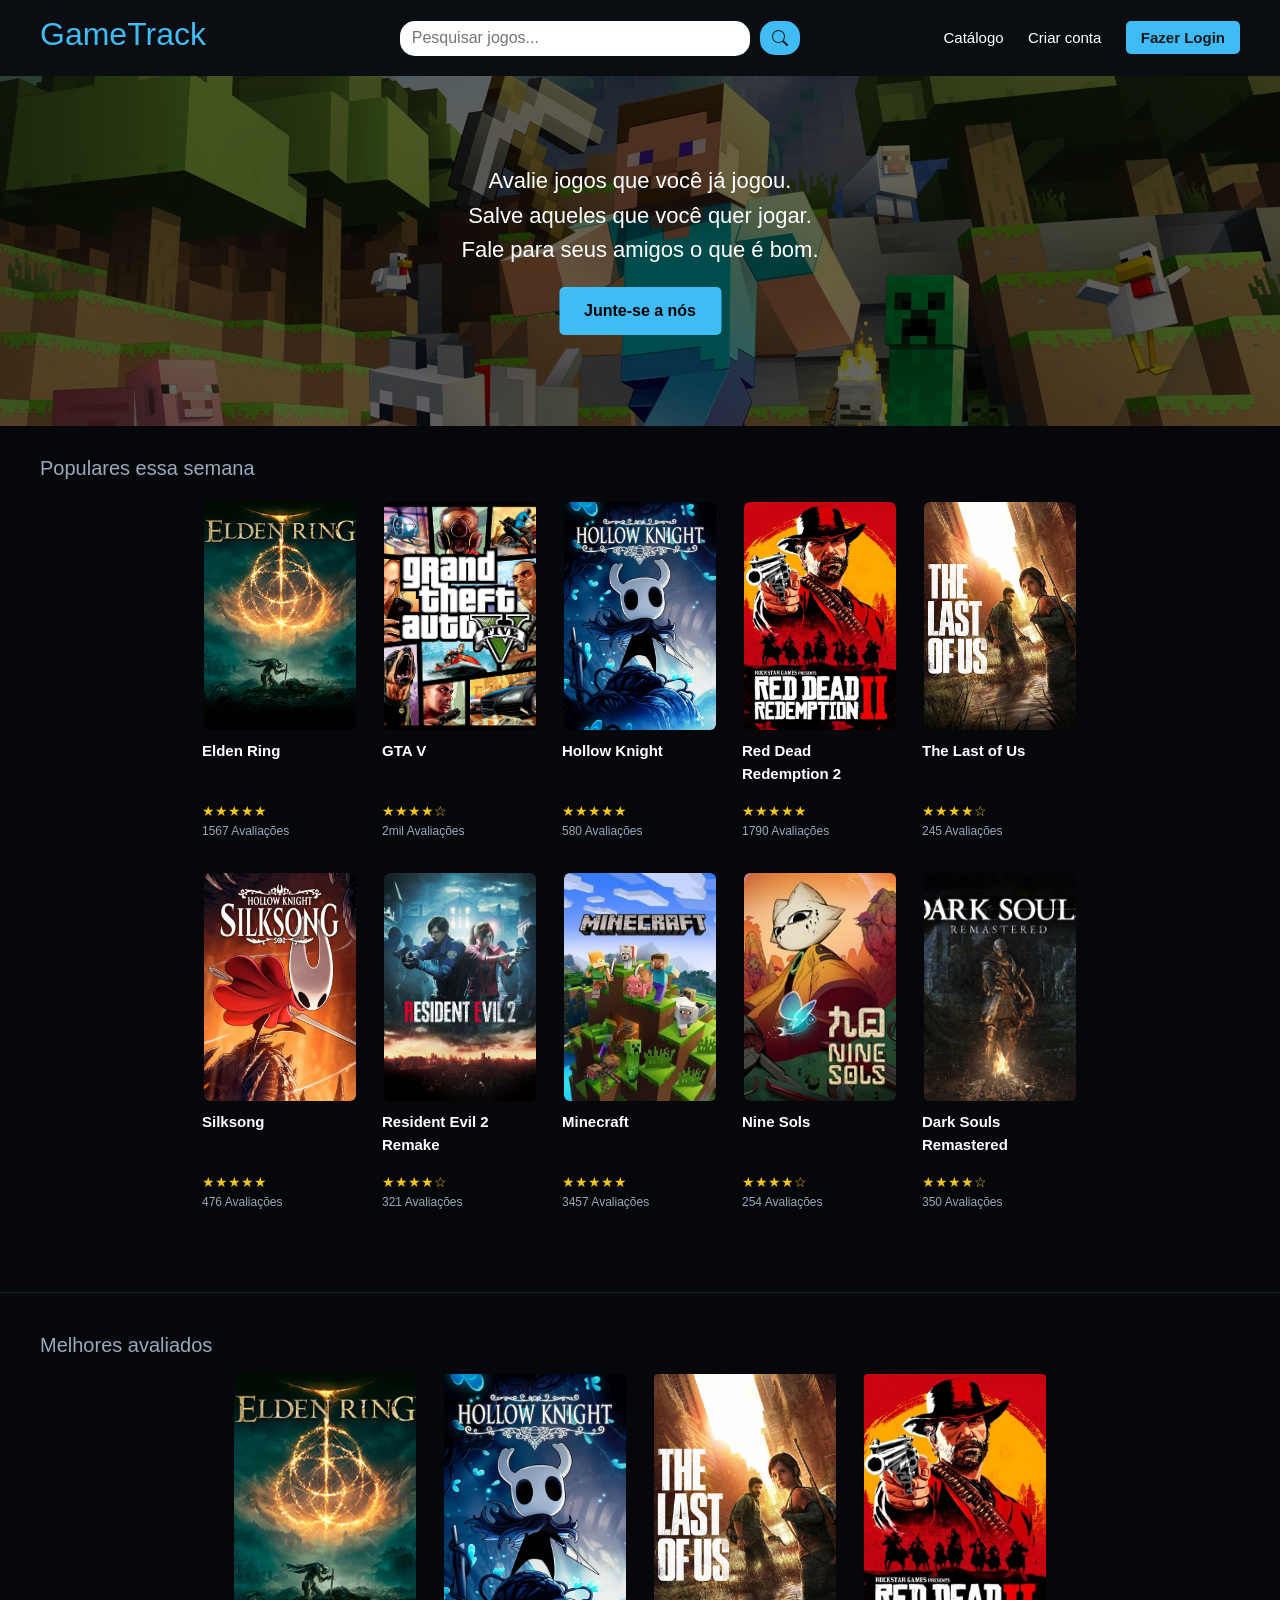
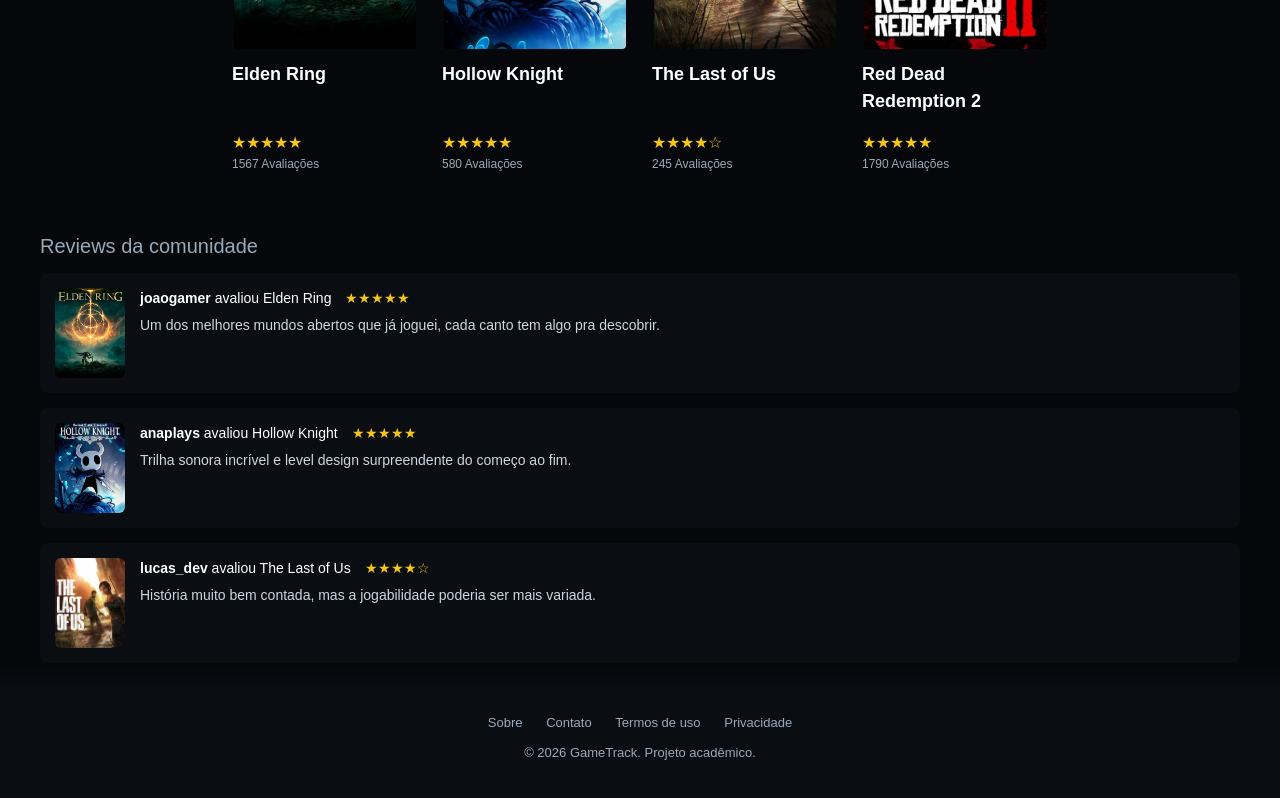
<file: projetos/gametrack-site/index.html>
<!DOCTYPE html>
<html lang="pt-br">
<head>
    <meta charset="UTF-8">
    <meta name="viewport" content="width=device-width, initial-scale=1.0">
    <link href="https://cdn.jsdelivr.net/npm/bootstrap@5.3.8/dist/css/bootstrap.min.css" rel="stylesheet" integrity="sha384-sRIl4kxILFvY47J16cr9ZwB07vP4J8+LH7qKQnuqkuIAvNWLzeN8tE5YBujZqJLB" crossorigin="anonymous">
    <title>GameTrack</title>
    <link rel="stylesheet" href="style.css">
</head>
<body>
    <header class="header">
        <div class="logo">
            <a href="#" id="logo"><h2>GameTrack</h2></a>
        </div>

        <div class="search-wrap">
            <input type="text" id="search" placeholder="Pesquisar jogos...">
            <button class="search-btn">
                <svg xmlns="http://www.w3.org/2000/svg" width="16" height="16" fill="currentColor" class="bi bi-search" viewBox="0 0 16 16">
                    <path d="M11.742 10.344a6.5 6.5 0 1 0-1.397 1.398h-.001q.044.06.098.115l3.85 3.85a1 1 0 0 0 1.415-1.414l-3.85-3.85a1 1 0 0 0-.115-.1zM12 6.5a5.5 5.5 0 1 1-11 0 5.5 5.5 0 0 1 11 0"/>
                </svg>
            </button>
        </div>

        <nav class="nav-links">
            <a href="#">Catálogo</a>
            <a href="#">Criar conta</a>
            <a href="#" class="btn-login">Fazer Login</a>
        </nav>
    </header>

    <main>
        <section class="hero">
            <img src="img/Minecraft.img" alt="imagem ilustrativa do jogo Minecraft">
            <div class="hero-text">
                <h1>Avalie jogos que você já jogou.</h1>
                <h1>Salve aqueles que você quer jogar.</h1>
                <h1>Fale para seus amigos o que é bom.</h1>
                <button class="btn-join">Junte-se a nós</button>
            </div>
        </section>

        <section class="gallery">
            <h2>Populares essa semana</h2>
            <div class="row">
                <div class="col">
                    <div class="game-card">
                        <a href="elden_ring.html">
                            <img src="img/Elden_ring.jpg" alt="capa do jogo Elden Ring">
                            <div class="game-overlay">
                                <p class="stat">👁 83.04k</p>
                                <p class="stat">❤ 30.93k</p>
                            </div>
                        </a>
                        <p class="game-name">Elden Ring</p>
                        <p class="game-rating">★★★★★<span>1567 Avaliações</span></p>
                    </div>
                </div>
                <div class="col">
                    <div class="game-card">
                        <a href="gta_v.html">
                            <img src="img/Grand_Theft_Auto_V.png" alt="capa do jogo GTA 5">
                            <div class="game-overlay">
                                <p class="stat">👁 61.20k</p>
                                <p class="stat">❤ 22.10k</p>
                            </div>
                        </a>
                        <p class="game-name">GTA V</p>
                        <p class="game-rating">★★★★☆<span>2mil Avaliações</span></p>
                    </div>
                </div>
                <div class="col">
                    <div class="game-card">
                        <a href="hollow_knight.html">
                            <img src="img/Hollow_knight.jpg" alt="capa do jogo Hollow Knight">
                            <div class="game-overlay">
                                <p class="stat">👁 45.70k</p>
                                <p class="stat">❤ 19.40k</p>
                            </div>
                        </a>
                        <p class="game-name">Hollow Knight</p>
                        <p class="game-rating">★★★★★<span>580 Avaliações</span></p>
                    </div>
                </div>
                <div class="col">
                    <div class="game-card">
                        <a href="red_dead_redemption_2.html">
                            <img src="img/Red_Dead_Redemption_II.jpg" alt="capa do jogo Red Dead Redemption 2">
                            <div class="game-overlay">
                                <p class="stat">👁 72.85k</p>
                                <p class="stat">❤ 28.15k</p>
                            </div>
                        </a>
                        <p class="game-name">Red Dead Redemption 2</p>
                        <p class="game-rating">★★★★★<span>1790 Avaliações</span></p>
                    </div>
                </div>
                <div class="col">
                    <div class="game-card">
                        <a href="the_last_of_us.html">
                            <img src="img/The_last_of_us.jpg" alt="capa do jogo The Last of Us">
                            <div class="game-overlay">
                                <p class="stat">👁 58.30k</p>
                                <p class="stat">❤ 21.60k</p>
                            </div>
                        </a>
                        <p class="game-name">The Last of Us</p>
                        <p class="game-rating">★★★★☆<span>245 Avaliações</span></p>
                    </div>
                </div>
            </div>
            <div class="row">
                <div class="col">
                    <div class="game-card">
                        <a href="silksong.html">
                            <img src="img/Silksong.jpg" alt="capa do jogo Silksong">
                            <div class="game-overlay">
                                <p class="stat">👁 39.50k</p>
                                <p class="stat">❤ 17.80k</p>
                            </div>
                        </a>
                        <p class="game-name">Silksong</p>
                        <p class="game-rating">★★★★★<span>476 Avaliações</span></p>
                    </div>
                </div>
                <div class="col">
                    <div class="game-card">
                        <a href="resisente_evil_2_remake.html">
                            <img src="img/Resident_evil_2_remake.png" alt="capa do jogo Resident Evil 2 Remake">
                            <div class="game-overlay">
                                <p class="stat">👁 33.10k</p>
                                <p class="stat">❤ 14.90k</p>
                            </div>
                        </a>
                        <p class="game-name">Resident Evil 2 Remake</p>
                        <p class="game-rating">★★★★☆<span>321 Avaliações</span></p>
                    </div>
                </div>
                <div class="col">
                    <div class="game-card">
                        <a href="minecraft.html">
                            <img src="img/minecraft_capa.jpg" alt="capa do jogo Minecraft">
                            <div class="game-overlay">
                                <p class="stat">👁 95.40k</p>
                                <p class="stat">❤ 41.20k</p>
                            </div>
                        </a>
                        <p class="game-name">Minecraft</p>
                        <p class="game-rating">★★★★★<span>3457 Avaliações</span></p>
                    </div>
                </div>
                <div class="col">
                    <div class="game-card">
                        <a href="nine_sols.html">
                            <img src="img/Nine_sols.jpg" alt="capa do jogo Nine Sols">
                            <div class="game-overlay">
                                <p class="stat">👁 21.60k</p>
                                <p class="stat">❤ 9.80k</p>
                            </div>
                        </a>
                        <p class="game-name">Nine Sols</p>
                        <p class="game-rating">★★★★☆<span>254 Avaliações</span></p>
                    </div>
                </div>
                <div class="col">
                    <div class="game-card">
                        <a href="dark_souls_remastered.html">
                            <img src="img/Dark_souls_remastered.jpg" alt="capa do jogo Dark Souls Remastered">
                            <div class="game-overlay">
                                <p class="stat">👁 27.90k</p>
                                <p class="stat">❤ 12.30k</p>
                            </div>
                        </a>
                        <p class="game-name">Dark Souls Remastered</p>
                        <p class="game-rating">★★★★☆<span>350 Avaliações</span></p>
                    </div>
                </div>
            </div>
        </section>

        <section class="top-rated">
            <h2>Melhores avaliados</h2>
            <div class="row">
                <div class="col">
                    <div class="rated-item">
                        <a href="elden_ring.html">
                            <img src="img/Elden_ring.jpg" alt="capa do jogo Elden Ring">
                        </a>
                        <p class="game-name">Elden Ring</p>
                        <p class="game-rating">★★★★★<span>1567 Avaliações</span></p>
                    </div>
                </div>
                <div class="col">
                    <div class="rated-item">
                        <a href="hollow_knight.html">
                            <img src="img/Hollow_knight.jpg" alt="capa do jogo Hollow Knight">
                        </a>
                        <p class="game-name">Hollow Knight</p>
                        <p class="game-rating">★★★★★<span>580 Avaliações</span></p>
                    </div>
                </div>
                <div class="col">
                    <div class="rated-item">
                        <a href="the_last_of_us.html">
                            <img src="img/The_last_of_us.jpg" alt="capa do jogo The Last of Us">
                        </a>
                        <p class="game-name">The Last of Us</p>
                        <p class="game-rating">★★★★☆<span>245 Avaliações</span></p>
                    </div>
                </div>
                <div class="col">
                    <div class="rated-item">
                        <a href="red_dead_redemption_2.html">
                            <img src="img/Red_Dead_Redemption_II.jpg" alt="capa do jogo Red Dead Redemption 2">
                        </a>
                        <p class="game-name">Red Dead Redemption 2</p>
                        <p class="game-rating">★★★★★<span>1790 Avaliações</span></p>
                    </div>
                </div>
            </div>
        </section>

        <section class="reviews">
            <h2>Reviews da comunidade</h2>
            <div class="review-list">
                <div class="review-card">
                    <img src="img/Elden_ring.jpg" alt="capa do jogo Elden Ring">
                    <div class="review-content">
                        <p class="review-header"><strong>joaogamer</strong> avaliou Elden Ring <span class="review-stars">★★★★★</span></p>
                        <p class="review-text">Um dos melhores mundos abertos que já joguei, cada canto tem algo pra descobrir.</p>
                    </div>
                </div>
                <div class="review-card">
                    <img src="img/Hollow_knight.jpg" alt="capa do jogo Hollow Knight">
                    <div class="review-content">
                        <p class="review-header"><strong>anaplays</strong> avaliou Hollow Knight <span class="review-stars">★★★★★</span></p>
                        <p class="review-text">Trilha sonora incrível e level design surpreendente do começo ao fim.</p>
                    </div>
                </div>
                <div class="review-card">
                    <img src="img/The_last_of_us.jpg" alt="capa do jogo The Last of Us">
                    <div class="review-content">
                        <p class="review-header"><strong>lucas_dev</strong> avaliou The Last of Us <span class="review-stars">★★★★☆</span></p>
                        <p class="review-text">História muito bem contada, mas a jogabilidade poderia ser mais variada.</p>
                    </div>
                </div>
            </div>
        </section>
    </main>

    <footer class="footer">
        <div class="footer-links">
            <a href="#">Sobre</a>
            <a href="#">Contato</a>
            <a href="#">Termos de uso</a>
            <a href="#">Privacidade</a>
        </div>
        <p>&copy; 2026 GameTrack. Projeto acadêmico.</p>
    </footer>
</body>
</html>
</file>
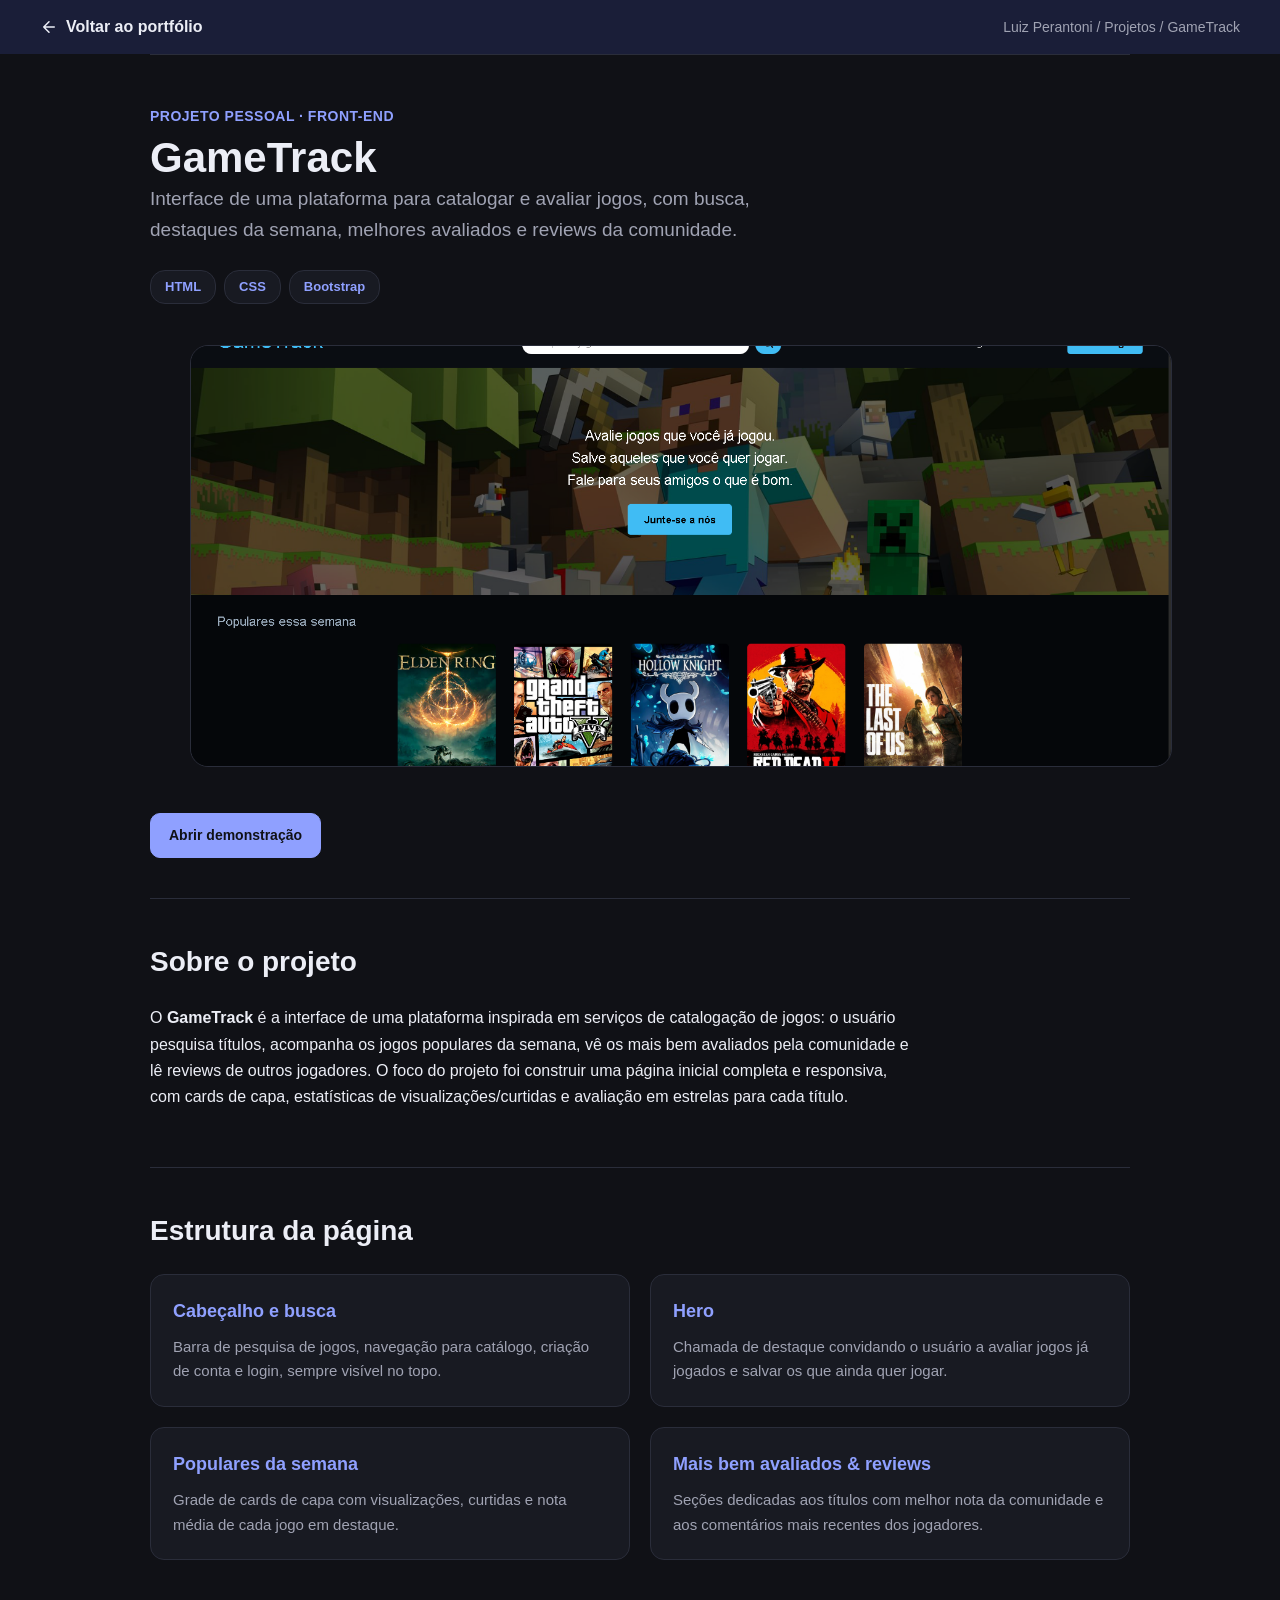
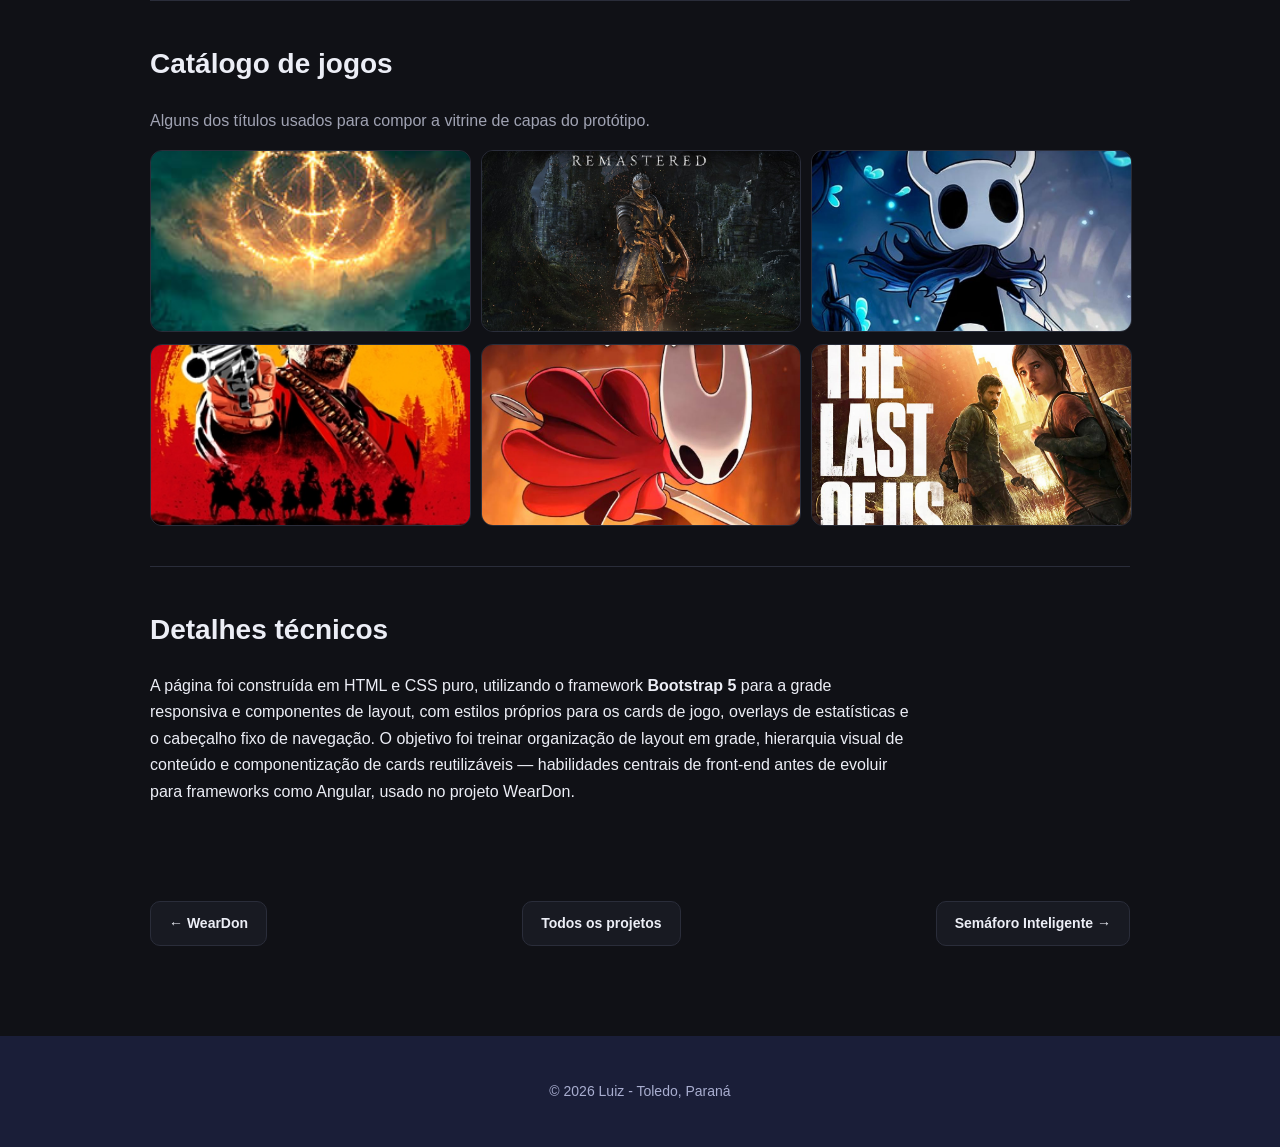
<file: projetos/gametrack.html>
<!DOCTYPE html>
<html lang="pt-br">
<head>
    <meta charset="UTF-8">
    <meta name="viewport" content="width=device-width, initial-scale=1.0">
    <title>GameTrack · Projeto de Luiz Perantoni</title>
    <meta name="description" content="GameTrack — interface front-end para catalogar e avaliar jogos, feita com HTML, CSS e Bootstrap.">
    <link rel="stylesheet" href="detalhe.css">
</head>
<body>
    <header>
        <a class="voltar" href="../index.html#projetos">
            <svg viewBox="0 0 24 24"><path d="M19 12H5M12 19l-7-7 7-7"/></svg>
            Voltar ao portfólio
        </a>
        <span class="breadcrumb"><a href="../index.html">Luiz Perantoni</a> / Projetos / GameTrack</span>
    </header>

    <main>
        <section class="hero">
            <div>
                <p class="hero-tag">Projeto pessoal · Front-end</p>
                <h1>GameTrack</h1>
                <p class="hero-sub">Interface de uma plataforma para catalogar e avaliar jogos, com busca, destaques da semana, melhores avaliados e reviews da comunidade.</p>
            </div>
            <ul class="hero-chips">
                <li>HTML</li><li>CSS</li><li>Bootstrap</li>
            </ul>
            <figure class="capa">
                <img src="../img/Capa GameTrack.png" alt="Capa do projeto GameTrack">
            </figure>
            <div class="links-topo">
                <a class="btn-link principal" href="gametrack-site/index.html" target="_blank" rel="noopener">Abrir demonstração</a>
            </div>
        </section>

        <section id="sobre">
            <h2 class="titulo-secao">Sobre o projeto</h2>
            <p>O <strong>GameTrack</strong> é a interface de uma plataforma inspirada em serviços de catalogação de jogos: o usuário pesquisa títulos, acompanha os jogos populares da semana, vê os mais bem avaliados pela comunidade e lê reviews de outros jogadores. O foco do projeto foi construir uma página inicial completa e responsiva, com cards de capa, estatísticas de visualizações/curtidas e avaliação em estrelas para cada título.</p>
        </section>

        <section id="estrutura">
            <h2 class="titulo-secao">Estrutura da página</h2>
            <div class="grid-2">
                <div class="card"><h3>Cabeçalho e busca</h3><p>Barra de pesquisa de jogos, navegação para catálogo, criação de conta e login, sempre visível no topo.</p></div>
                <div class="card"><h3>Hero</h3><p>Chamada de destaque convidando o usuário a avaliar jogos já jogados e salvar os que ainda quer jogar.</p></div>
                <div class="card"><h3>Populares da semana</h3><p>Grade de cards de capa com visualizações, curtidas e nota média de cada jogo em destaque.</p></div>
                <div class="card"><h3>Mais bem avaliados &amp; reviews</h3><p>Seções dedicadas aos títulos com melhor nota da comunidade e aos comentários mais recentes dos jogadores.</p></div>
            </div>
        </section>

        <section id="galeria">
            <h2 class="titulo-secao">Catálogo de jogos</h2>
            <p class="muted">Alguns dos títulos usados para compor a vitrine de capas do protótipo.</p>
            <div class="galeria">
                <img src="img-gametrack/Elden_ring.jpg" alt="Capa de Elden Ring">
                <img src="img-gametrack/Dark_souls_remastered.jpg" alt="Capa de Dark Souls Remastered">
                <img src="img-gametrack/Hollow_knight.jpg" alt="Capa de Hollow Knight">
                <img src="img-gametrack/Red_Dead_Redemption_II.jpg" alt="Capa de Red Dead Redemption II">
                <img src="img-gametrack/Silksong.jpg" alt="Capa de Silksong">
                <img src="img-gametrack/The_last_of_us.jpg" alt="Capa de The Last of Us">
            </div>
        </section>

        <section id="tecnico">
            <h2 class="titulo-secao">Detalhes técnicos</h2>
            <p>A página foi construída em HTML e CSS puro, utilizando o framework <strong>Bootstrap 5</strong> para a grade responsiva e componentes de layout, com estilos próprios para os cards de jogo, overlays de estatísticas e o cabeçalho fixo de navegação. O objetivo foi treinar organização de layout em grade, hierarquia visual de conteúdo e componentização de cards reutilizáveis — habilidades centrais de front-end antes de evoluir para frameworks como Angular, usado no projeto WearDon.</p>
        </section>

        <div class="rodape-nav">
            <a class="btn-link" href="weardon.html">← WearDon</a>
            <a class="btn-link" href="../Portfólio do Luiz.html#projetos">Todos os projetos</a>
            <a class="btn-link" href="semaforo.html">Semáforo Inteligente →</a>
        </div>
    </main>

    <footer>
        <p>© 2026 Luiz - Toledo, Paraná</p>
    </footer>
</body>
</html>
</file>
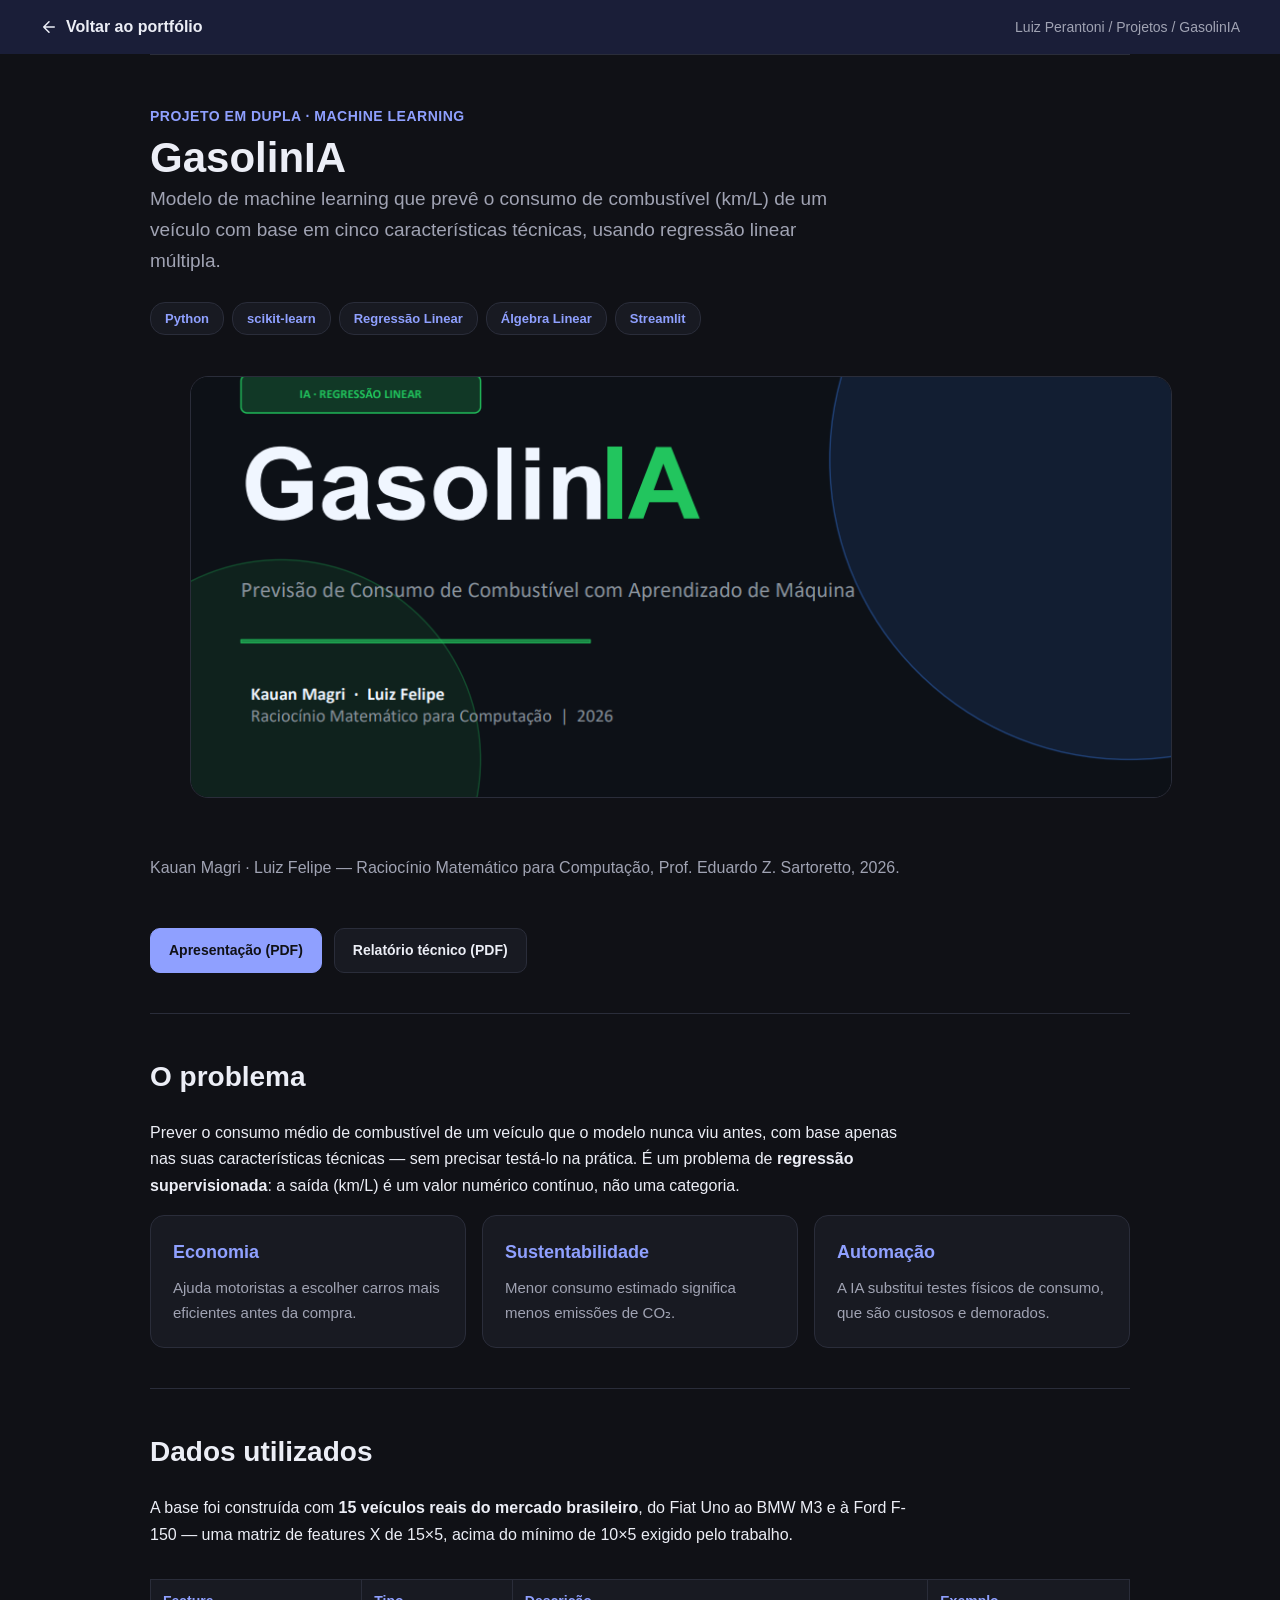
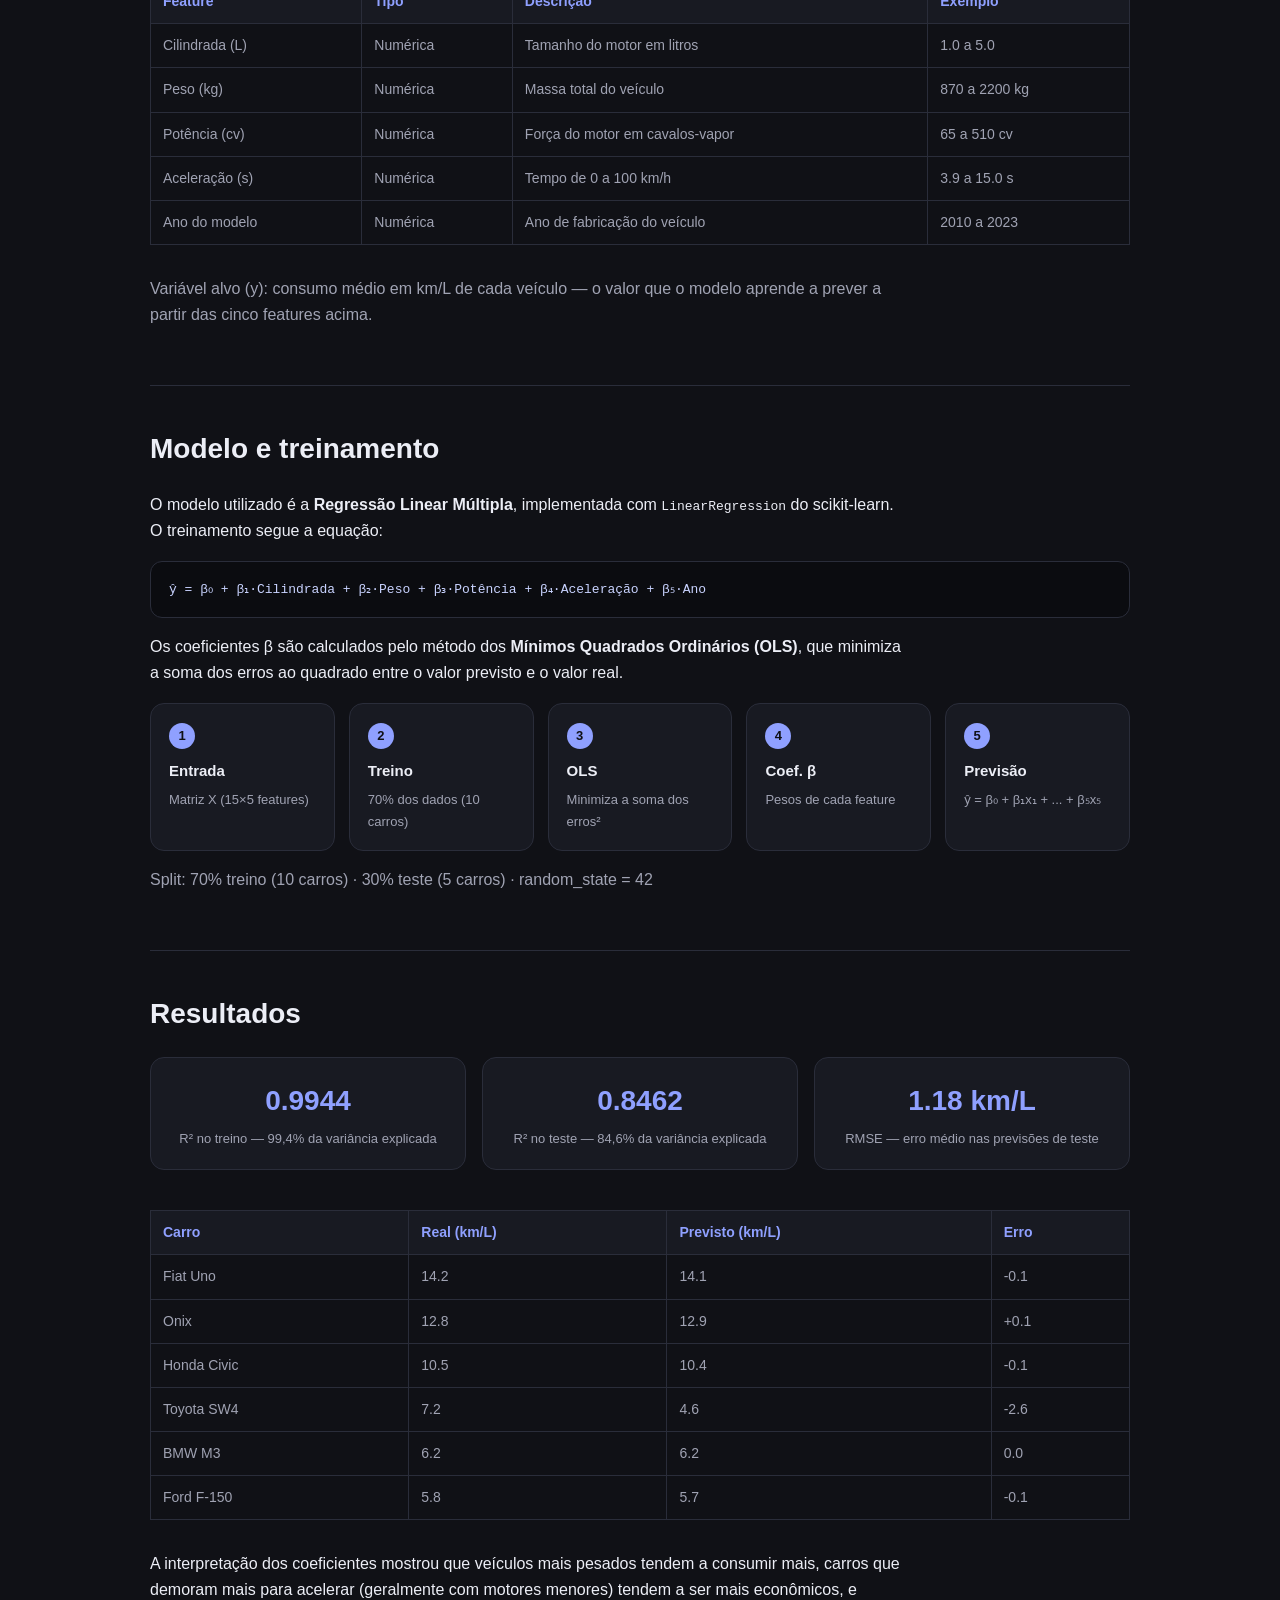
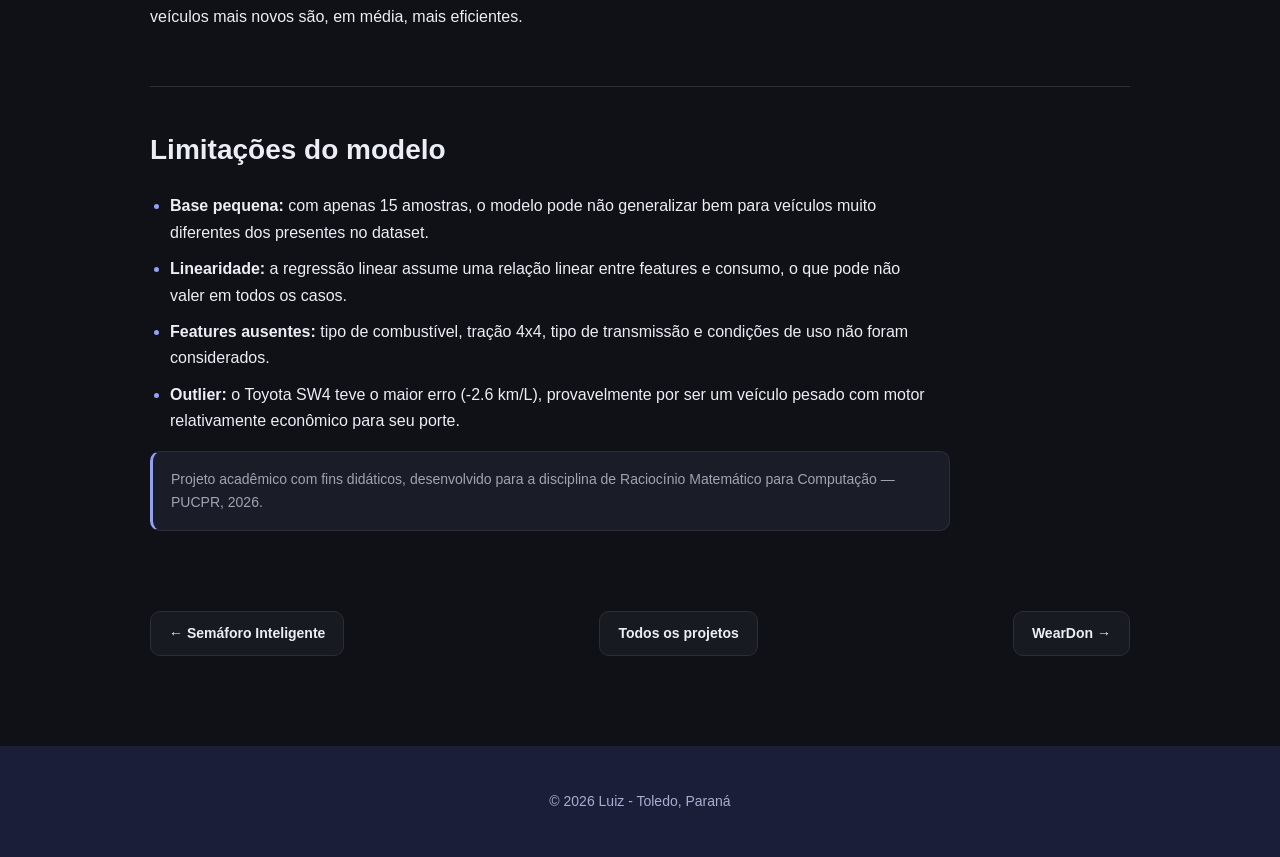
<file: projetos/gasolinia.html>
<!DOCTYPE html>
<html lang="pt-br">
<head>
    <meta charset="UTF-8">
    <meta name="viewport" content="width=device-width, initial-scale=1.0">
    <title>GasolinIA · Projeto de Luiz Perantoni</title>
    <meta name="description" content="GasolinIA — previsão de consumo de combustível com regressão linear múltipla, feito para Raciocínio Matemático para Computação.">
    <link rel="stylesheet" href="detalhe.css">
</head>
<body>
    <header>
        <a class="voltar" href="../index.html#projetos">
            <svg viewBox="0 0 24 24"><path d="M19 12H5M12 19l-7-7 7-7"/></svg>
            Voltar ao portfólio
        </a>
        <span class="breadcrumb"><a href="../index.html">Luiz Perantoni</a> / Projetos / GasolinIA</span>
    </header>

    <main>
        <section class="hero">
            <div>
                <p class="hero-tag">Projeto em dupla · Machine Learning</p>
                <h1>GasolinIA</h1>
                <p class="hero-sub">Modelo de machine learning que prevê o consumo de combustível (km/L) de um veículo com base em cinco características técnicas, usando regressão linear múltipla.</p>
            </div>
            <ul class="hero-chips">
                <li>Python</li><li>scikit-learn</li><li>Regressão Linear</li><li>Álgebra Linear</li><li>Streamlit</li>
            </ul>
            <figure class="capa">
                <img src="../img/Capa GasolinIA.png" alt="Capa do projeto GasolinIA">
            </figure>
            <p class="muted">Kauan Magri · Luiz Felipe — Raciocínio Matemático para Computação, Prof. Eduardo Z. Sartoretto, 2026.</p>
            <div class="links-topo">
                <a class="btn-link principal" href="../GasolinIA/GasolinIA.pdf" target="_blank" rel="noopener">Apresentação (PDF)</a>
                <a class="btn-link" href="../GasolinIA/relatorio_tde3.pdf" target="_blank" rel="noopener">Relatório técnico (PDF)</a>
            </div>
        </section>

        <section id="problema">
            <h2 class="titulo-secao">O problema</h2>
            <p>Prever o consumo médio de combustível de um veículo que o modelo nunca viu antes, com base apenas nas suas características técnicas — sem precisar testá-lo na prática. É um problema de <strong>regressão supervisionada</strong>: a saída (km/L) é um valor numérico contínuo, não uma categoria.</p>
            <div class="grid-3">
                <div class="card"><h3>Economia</h3><p>Ajuda motoristas a escolher carros mais eficientes antes da compra.</p></div>
                <div class="card"><h3>Sustentabilidade</h3><p>Menor consumo estimado significa menos emissões de CO₂.</p></div>
                <div class="card"><h3>Automação</h3><p>A IA substitui testes físicos de consumo, que são custosos e demorados.</p></div>
            </div>
        </section>

        <section id="dados">
            <h2 class="titulo-secao">Dados utilizados</h2>
            <p>A base foi construída com <strong>15 veículos reais do mercado brasileiro</strong>, do Fiat Uno ao BMW M3 e à Ford F-150 — uma matriz de features X de 15×5, acima do mínimo de 10×5 exigido pelo trabalho.</p>
            <div class="tabela-wrap">
                <table class="tabela">
                    <thead><tr><th>Feature</th><th>Tipo</th><th>Descrição</th><th>Exemplo</th></tr></thead>
                    <tbody>
                        <tr><td>Cilindrada (L)</td><td>Numérica</td><td>Tamanho do motor em litros</td><td>1.0 a 5.0</td></tr>
                        <tr><td>Peso (kg)</td><td>Numérica</td><td>Massa total do veículo</td><td>870 a 2200 kg</td></tr>
                        <tr><td>Potência (cv)</td><td>Numérica</td><td>Força do motor em cavalos-vapor</td><td>65 a 510 cv</td></tr>
                        <tr><td>Aceleração (s)</td><td>Numérica</td><td>Tempo de 0 a 100 km/h</td><td>3.9 a 15.0 s</td></tr>
                        <tr><td>Ano do modelo</td><td>Numérica</td><td>Ano de fabricação do veículo</td><td>2010 a 2023</td></tr>
                    </tbody>
                </table>
            </div>
            <p class="muted">Variável alvo (y): consumo médio em km/L de cada veículo — o valor que o modelo aprende a prever a partir das cinco features acima.</p>
        </section>

        <section id="modelo">
            <h2 class="titulo-secao">Modelo e treinamento</h2>
            <p>O modelo utilizado é a <strong>Regressão Linear Múltipla</strong>, implementada com <code>LinearRegression</code> do scikit-learn. O treinamento segue a equação:</p>
            <pre class="codigo">ŷ = β₀ + β₁·Cilindrada + β₂·Peso + β₃·Potência + β₄·Aceleração + β₅·Ano</pre>
            <p>Os coeficientes β são calculados pelo método dos <strong>Mínimos Quadrados Ordinários (OLS)</strong>, que minimiza a soma dos erros ao quadrado entre o valor previsto e o valor real.</p>
            <div class="linha-tempo">
                <div class="passo"><span class="num">1</span><h4>Entrada</h4><p>Matriz X (15×5 features)</p></div>
                <div class="passo"><span class="num">2</span><h4>Treino</h4><p>70% dos dados (10 carros)</p></div>
                <div class="passo"><span class="num">3</span><h4>OLS</h4><p>Minimiza a soma dos erros²</p></div>
                <div class="passo"><span class="num">4</span><h4>Coef. β</h4><p>Pesos de cada feature</p></div>
                <div class="passo"><span class="num">5</span><h4>Previsão</h4><p>ŷ = β₀ + β₁x₁ + ... + β₅x₅</p></div>
            </div>
            <p class="muted">Split: 70% treino (10 carros) · 30% teste (5 carros) · random_state = 42</p>
        </section>

        <section id="resultados">
            <h2 class="titulo-secao">Resultados</h2>
            <div class="grid-3">
                <div class="stat"><span class="valor">0.9944</span><span class="legenda">R² no treino — 99,4% da variância explicada</span></div>
                <div class="stat"><span class="valor">0.8462</span><span class="legenda">R² no teste — 84,6% da variância explicada</span></div>
                <div class="stat"><span class="valor">1.18 km/L</span><span class="legenda">RMSE — erro médio nas previsões de teste</span></div>
            </div>
            <div class="tabela-wrap" style="margin-top:25px;">
                <table class="tabela">
                    <thead><tr><th>Carro</th><th>Real (km/L)</th><th>Previsto (km/L)</th><th>Erro</th></tr></thead>
                    <tbody>
                        <tr><td>Fiat Uno</td><td>14.2</td><td>14.1</td><td>-0.1</td></tr>
                        <tr><td>Onix</td><td>12.8</td><td>12.9</td><td>+0.1</td></tr>
                        <tr><td>Honda Civic</td><td>10.5</td><td>10.4</td><td>-0.1</td></tr>
                        <tr><td>Toyota SW4</td><td>7.2</td><td>4.6</td><td>-2.6</td></tr>
                        <tr><td>BMW M3</td><td>6.2</td><td>6.2</td><td>0.0</td></tr>
                        <tr><td>Ford F-150</td><td>5.8</td><td>5.7</td><td>-0.1</td></tr>
                    </tbody>
                </table>
            </div>
            <p>A interpretação dos coeficientes mostrou que veículos mais pesados tendem a consumir mais, carros que demoram mais para acelerar (geralmente com motores menores) tendem a ser mais econômicos, e veículos mais novos são, em média, mais eficientes.</p>
        </section>

        <section id="limitacoes">
            <h2 class="titulo-secao">Limitações do modelo</h2>
            <ul class="lista">
                <li><strong>Base pequena:</strong> com apenas 15 amostras, o modelo pode não generalizar bem para veículos muito diferentes dos presentes no dataset.</li>
                <li><strong>Linearidade:</strong> a regressão linear assume uma relação linear entre features e consumo, o que pode não valer em todos os casos.</li>
                <li><strong>Features ausentes:</strong> tipo de combustível, tração 4x4, tipo de transmissão e condições de uso não foram considerados.</li>
                <li><strong>Outlier:</strong> o Toyota SW4 teve o maior erro (-2.6 km/L), provavelmente por ser um veículo pesado com motor relativamente econômico para seu porte.</li>
            </ul>
            <div class="aviso">Projeto acadêmico com fins didáticos, desenvolvido para a disciplina de Raciocínio Matemático para Computação — PUCPR, 2026.</div>
        </section>

        <div class="rodape-nav">
            <a class="btn-link" href="semaforo.html">← Semáforo Inteligente</a>
            <a class="btn-link" href="../Portfólio do Luiz.html#projetos">Todos os projetos</a>
            <a class="btn-link" href="weardon.html">WearDon →</a>
        </div>
    </main>

    <footer>
        <p>© 2026 Luiz - Toledo, Paraná</p>
    </footer>
</body>
</html>
</file>
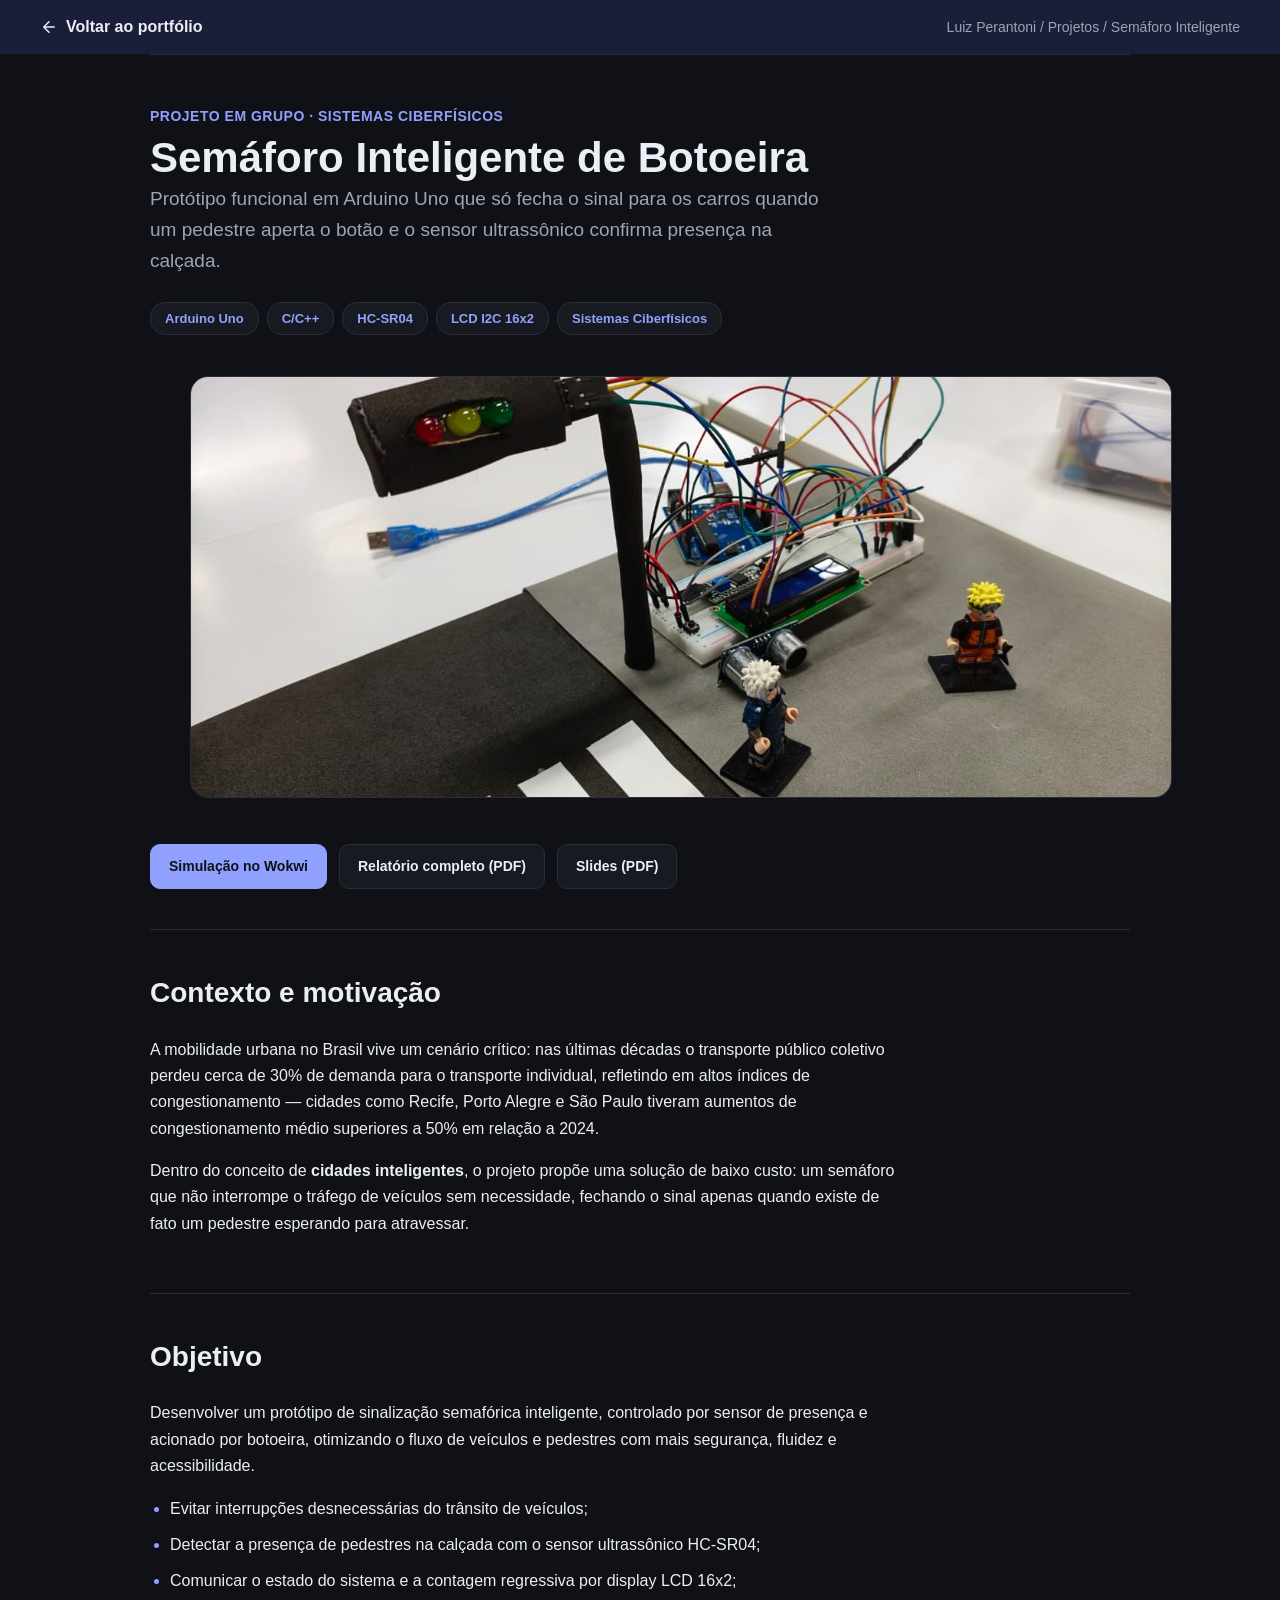
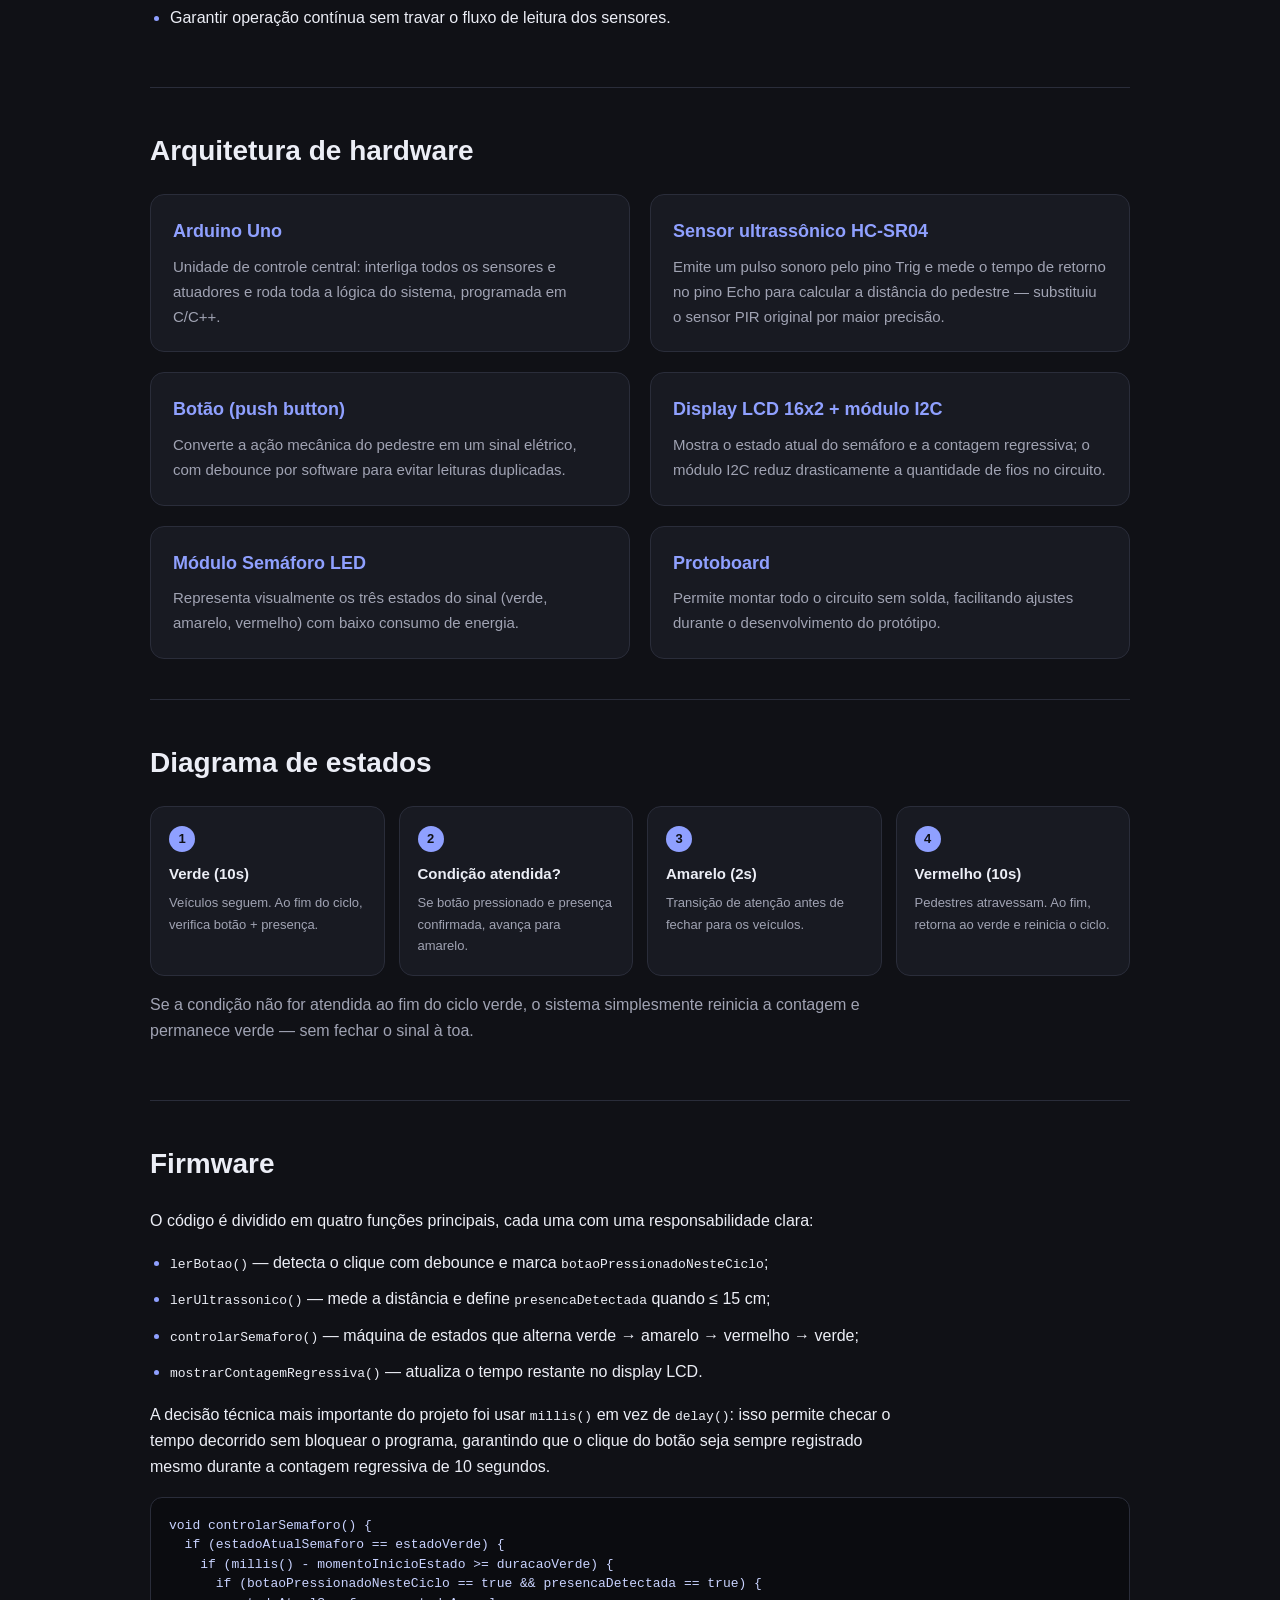
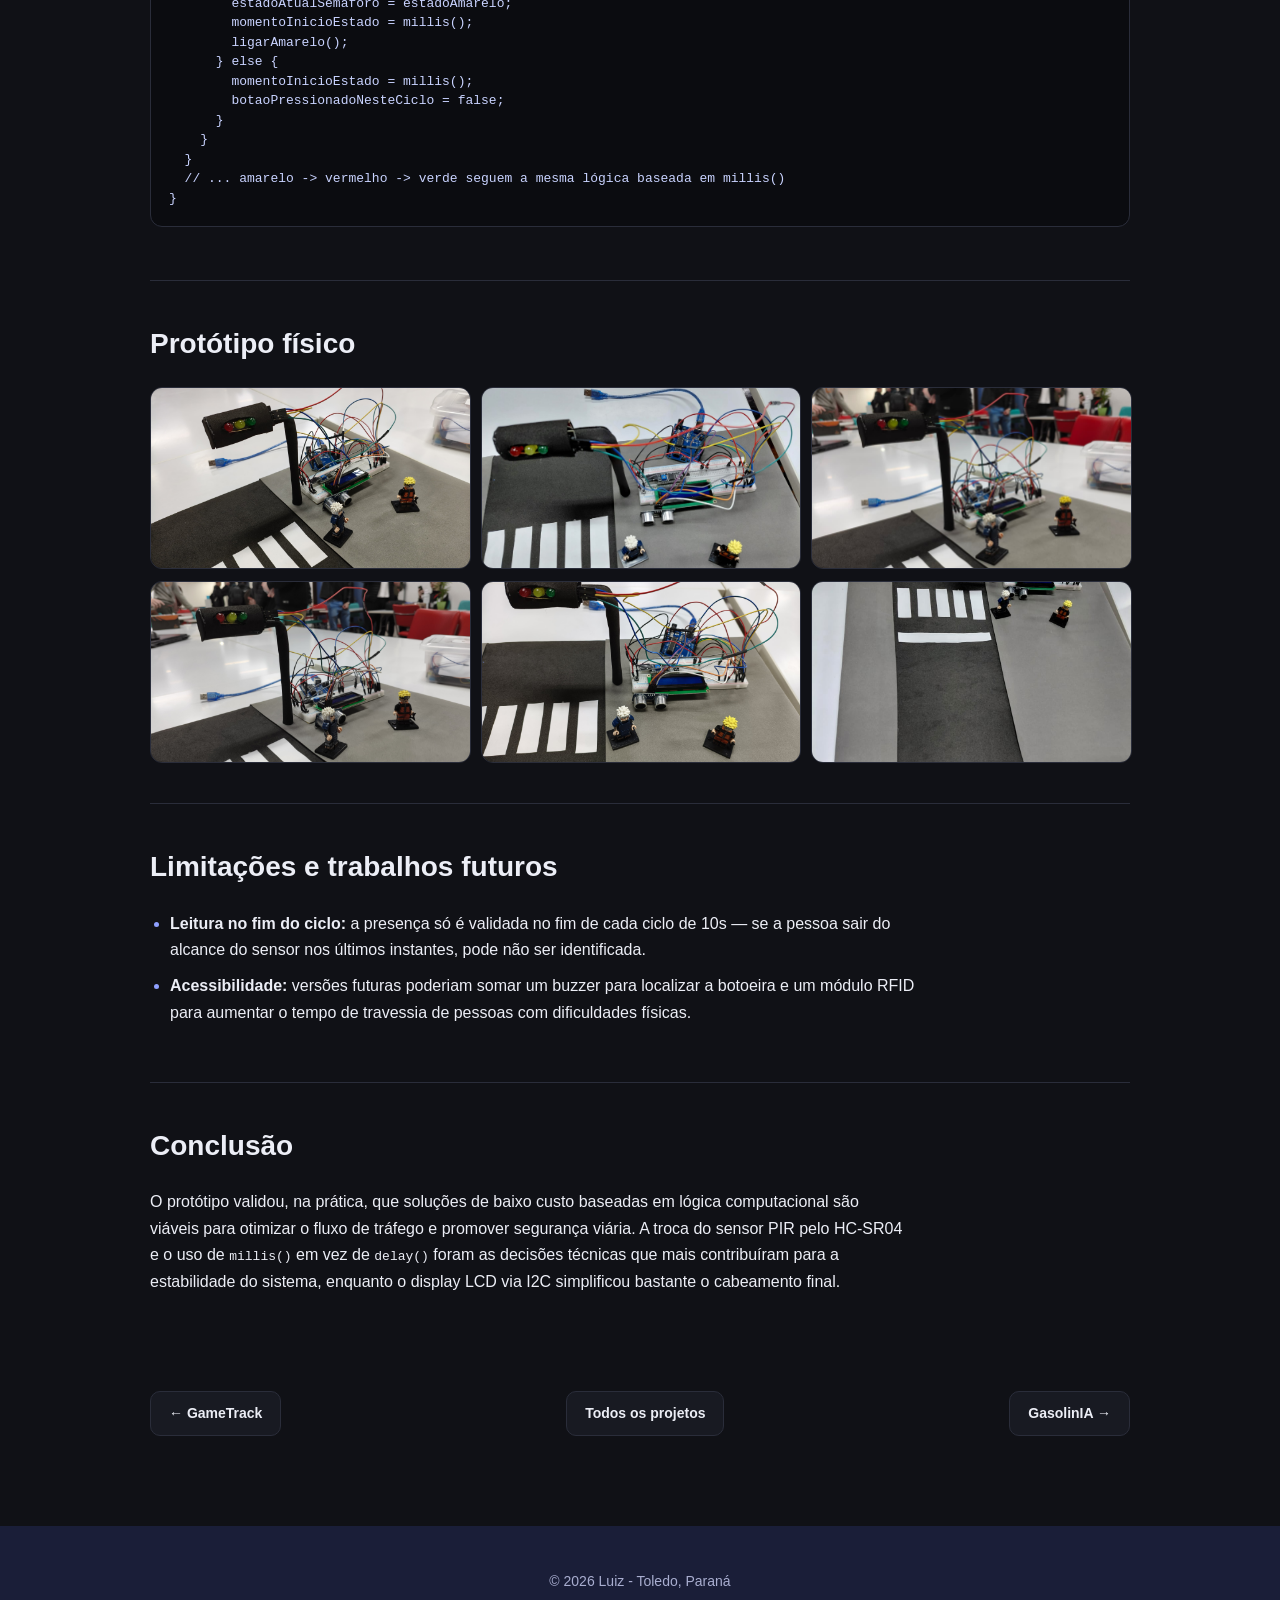
<file: projetos/semaforo.html>
<!DOCTYPE html>
<html lang="pt-br">
<head>
    <meta charset="UTF-8">
    <meta name="viewport" content="width=device-width, initial-scale=1.0">
    <title>Semáforo Inteligente · Projeto de Luiz Perantoni</title>
    <meta name="description" content="Semáforo inteligente de botoeira com controle de acionamento por sensor de presença, protótipo em Arduino Uno.">
    <link rel="stylesheet" href="detalhe.css">
</head>
<body>
    <header>
        <a class="voltar" href="../index.html#projetos">
            <svg viewBox="0 0 24 24"><path d="M19 12H5M12 19l-7-7 7-7"/></svg>
            Voltar ao portfólio
        </a>
        <span class="breadcrumb"><a href="../index.html">Luiz Perantoni</a> / Projetos / Semáforo Inteligente</span>
    </header>

    <main>
        <section class="hero">
            <div>
                <p class="hero-tag">Projeto em grupo · Sistemas Ciberfísicos</p>
                <h1>Semáforo Inteligente de Botoeira</h1>
                <p class="hero-sub">Protótipo funcional em Arduino Uno que só fecha o sinal para os carros quando um pedestre aperta o botão e o sensor ultrassônico confirma presença na calçada.</p>
            </div>
            <ul class="hero-chips">
                <li>Arduino Uno</li><li>C/C++</li><li>HC-SR04</li><li>LCD I2C 16x2</li><li>Sistemas Ciberfísicos</li>
            </ul>
            <figure class="capa">
                <img src="../img/Capa Semáforo.jpeg" alt="Protótipo do semáforo inteligente sobre protoboard">
            </figure>
            <div class="links-topo">
                <a class="btn-link principal" href="https://wokwi.com/projects/466000506428782593" target="_blank" rel="noopener">Simulação no Wokwi</a>
                <a class="btn-link" href="../Semáforo/FINAL - SEMÁFORO INTELIGENTE DE BOTOEIRA COM CONTROLE DE ACIONAMENTO POR MEIO DE SENSOR DE PRESENÇA.pdf" target="_blank" rel="noopener">Relatório completo (PDF)</a>
                <a class="btn-link" href="../Semáforo/SLIDES - SEMÁFORO INTELIGENTE DE BOTOEIRA COM CONTROLE DE ACIONAMENTO POR MEIO DE SENSOR DE PRESENÇA.pdf" target="_blank" rel="noopener">Slides (PDF)</a>
            </div>
        </section>

        <section id="contexto">
            <h2 class="titulo-secao">Contexto e motivação</h2>
            <p>A mobilidade urbana no Brasil vive um cenário crítico: nas últimas décadas o transporte público coletivo perdeu cerca de 30% de demanda para o transporte individual, refletindo em altos índices de congestionamento — cidades como Recife, Porto Alegre e São Paulo tiveram aumentos de congestionamento médio superiores a 50% em relação a 2024.</p>
            <p>Dentro do conceito de <strong>cidades inteligentes</strong>, o projeto propõe uma solução de baixo custo: um semáforo que não interrompe o tráfego de veículos sem necessidade, fechando o sinal apenas quando existe de fato um pedestre esperando para atravessar.</p>
        </section>

        <section id="objetivo">
            <h2 class="titulo-secao">Objetivo</h2>
            <p>Desenvolver um protótipo de sinalização semafórica inteligente, controlado por sensor de presença e acionado por botoeira, otimizando o fluxo de veículos e pedestres com mais segurança, fluidez e acessibilidade.</p>
            <ul class="lista">
                <li>Evitar interrupções desnecessárias do trânsito de veículos;</li>
                <li>Detectar a presença de pedestres na calçada com o sensor ultrassônico HC-SR04;</li>
                <li>Comunicar o estado do sistema e a contagem regressiva por display LCD 16x2;</li>
                <li>Garantir operação contínua sem travar o fluxo de leitura dos sensores.</li>
            </ul>
        </section>

        <section id="arquitetura">
            <h2 class="titulo-secao">Arquitetura de hardware</h2>
            <div class="grid-2">
                <div class="card"><h3>Arduino Uno</h3><p>Unidade de controle central: interliga todos os sensores e atuadores e roda toda a lógica do sistema, programada em C/C++.</p></div>
                <div class="card"><h3>Sensor ultrassônico HC-SR04</h3><p>Emite um pulso sonoro pelo pino Trig e mede o tempo de retorno no pino Echo para calcular a distância do pedestre — substituiu o sensor PIR original por maior precisão.</p></div>
                <div class="card"><h3>Botão (push button)</h3><p>Converte a ação mecânica do pedestre em um sinal elétrico, com debounce por software para evitar leituras duplicadas.</p></div>
                <div class="card"><h3>Display LCD 16x2 + módulo I2C</h3><p>Mostra o estado atual do semáforo e a contagem regressiva; o módulo I2C reduz drasticamente a quantidade de fios no circuito.</p></div>
                <div class="card"><h3>Módulo Semáforo LED</h3><p>Representa visualmente os três estados do sinal (verde, amarelo, vermelho) com baixo consumo de energia.</p></div>
                <div class="card"><h3>Protoboard</h3><p>Permite montar todo o circuito sem solda, facilitando ajustes durante o desenvolvimento do protótipo.</p></div>
            </div>
        </section>

        <section id="estados">
            <h2 class="titulo-secao">Diagrama de estados</h2>
            <div class="linha-tempo">
                <div class="passo"><span class="num">1</span><h4>Verde (10s)</h4><p>Veículos seguem. Ao fim do ciclo, verifica botão + presença.</p></div>
                <div class="passo"><span class="num">2</span><h4>Condição atendida?</h4><p>Se botão pressionado e presença confirmada, avança para amarelo.</p></div>
                <div class="passo"><span class="num">3</span><h4>Amarelo (2s)</h4><p>Transição de atenção antes de fechar para os veículos.</p></div>
                <div class="passo"><span class="num">4</span><h4>Vermelho (10s)</h4><p>Pedestres atravessam. Ao fim, retorna ao verde e reinicia o ciclo.</p></div>
            </div>
            <p class="muted">Se a condição não for atendida ao fim do ciclo verde, o sistema simplesmente reinicia a contagem e permanece verde — sem fechar o sinal à toa.</p>
        </section>

        <section id="firmware">
            <h2 class="titulo-secao">Firmware</h2>
            <p>O código é dividido em quatro funções principais, cada uma com uma responsabilidade clara:</p>
            <ul class="lista">
                <li><code>lerBotao()</code> — detecta o clique com debounce e marca <code>botaoPressionadoNesteCiclo</code>;</li>
                <li><code>lerUltrassonico()</code> — mede a distância e define <code>presencaDetectada</code> quando ≤ 15 cm;</li>
                <li><code>controlarSemaforo()</code> — máquina de estados que alterna verde → amarelo → vermelho → verde;</li>
                <li><code>mostrarContagemRegressiva()</code> — atualiza o tempo restante no display LCD.</li>
            </ul>
            <p>A decisão técnica mais importante do projeto foi usar <code>millis()</code> em vez de <code>delay()</code>: isso permite checar o tempo decorrido sem bloquear o programa, garantindo que o clique do botão seja sempre registrado mesmo durante a contagem regressiva de 10 segundos.</p>
            <pre class="codigo">void controlarSemaforo() {
  if (estadoAtualSemaforo == estadoVerde) {
    if (millis() - momentoInicioEstado >= duracaoVerde) {
      if (botaoPressionadoNesteCiclo == true && presencaDetectada == true) {
        estadoAtualSemaforo = estadoAmarelo;
        momentoInicioEstado = millis();
        ligarAmarelo();
      } else {
        momentoInicioEstado = millis();
        botaoPressionadoNesteCiclo = false;
      }
    }
  }
  // ... amarelo -> vermelho -> verde seguem a mesma lógica baseada em millis()
}</pre>
        </section>

        <section id="galeria">
            <h2 class="titulo-secao">Protótipo físico</h2>
            <div class="galeria">
                <img src="img-semaforo/Foto semáforo (1).jpeg" alt="Protótipo montado com módulo semáforo, Arduino e bonecos na faixa de pedestres">
                <img src="img-semaforo/Foto semáforo (5).jpeg" alt="Vista geral do circuito com sensor ultrassônico, display LCD e Arduino Uno">
                <img src="img-semaforo/Foto semáforo (3).jpeg" alt="Detalhe do protótipo do semáforo inteligente">
                <img src="img-semaforo/Foto semáforo (4).jpeg" alt="Protótipo do semáforo em outro ângulo">
                <img src="img-semaforo/Foto semáforo (6).jpeg" alt="Circuito completo sobre a protoboard">
                <img src="img-semaforo/Foto semáforo (7).jpeg" alt="Vista do sensor ultrassônico HC-SR04 e display LCD">
            </div>
        </section>

        <section id="limitacoes">
            <h2 class="titulo-secao">Limitações e trabalhos futuros</h2>
            <ul class="lista">
                <li><strong>Leitura no fim do ciclo:</strong> a presença só é validada no fim de cada ciclo de 10s — se a pessoa sair do alcance do sensor nos últimos instantes, pode não ser identificada.</li>
                <li><strong>Acessibilidade:</strong> versões futuras poderiam somar um buzzer para localizar a botoeira e um módulo RFID para aumentar o tempo de travessia de pessoas com dificuldades físicas.</li>
            </ul>
        </section>

        <section id="conclusao">
            <h2 class="titulo-secao">Conclusão</h2>
            <p>O protótipo validou, na prática, que soluções de baixo custo baseadas em lógica computacional são viáveis para otimizar o fluxo de tráfego e promover segurança viária. A troca do sensor PIR pelo HC-SR04 e o uso de <code>millis()</code> em vez de <code>delay()</code> foram as decisões técnicas que mais contribuíram para a estabilidade do sistema, enquanto o display LCD via I2C simplificou bastante o cabeamento final.</p>
        </section>

        <div class="rodape-nav">
            <a class="btn-link" href="gametrack.html">← GameTrack</a>
            <a class="btn-link" href="../Portfólio do Luiz.html#projetos">Todos os projetos</a>
            <a class="btn-link" href="gasolinia.html">GasolinIA →</a>
        </div>
    </main>

    <footer>
        <p>© 2026 Luiz - Toledo, Paraná</p>
    </footer>
</body>
</html>
</file>
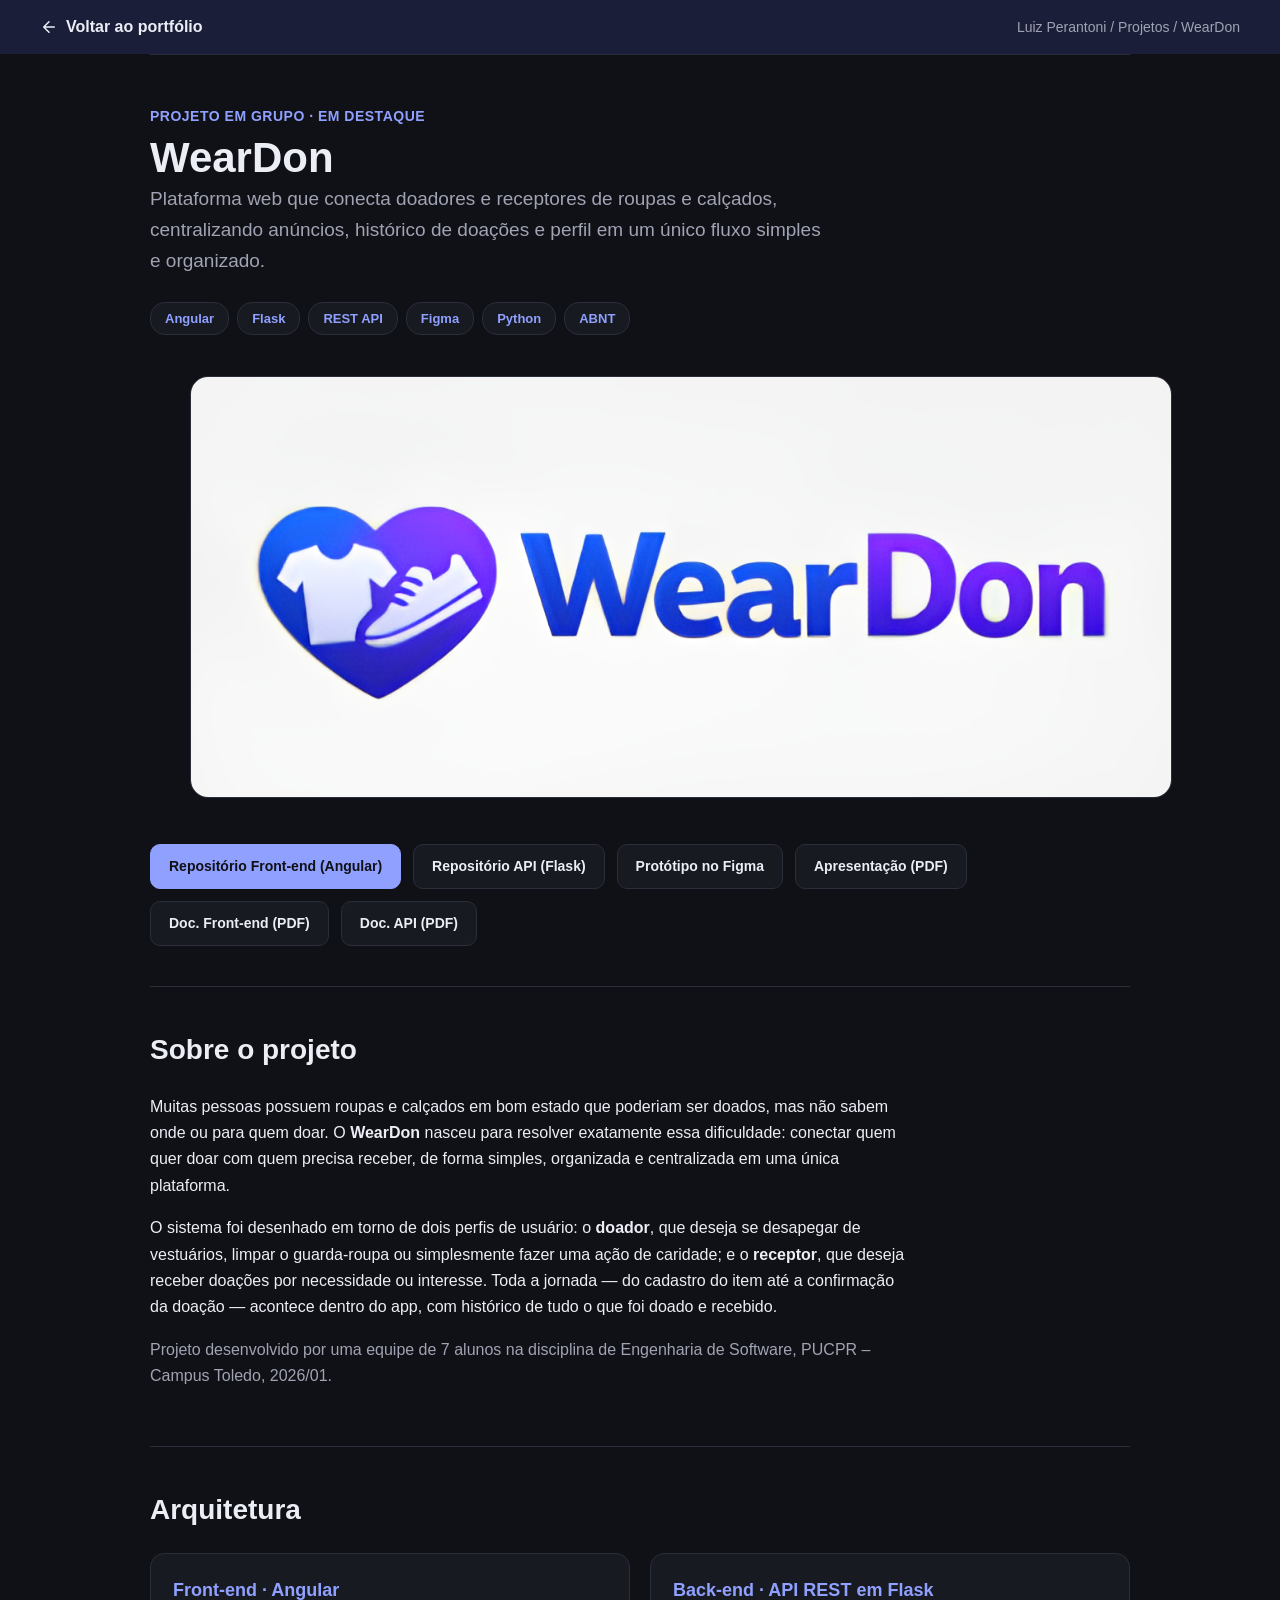
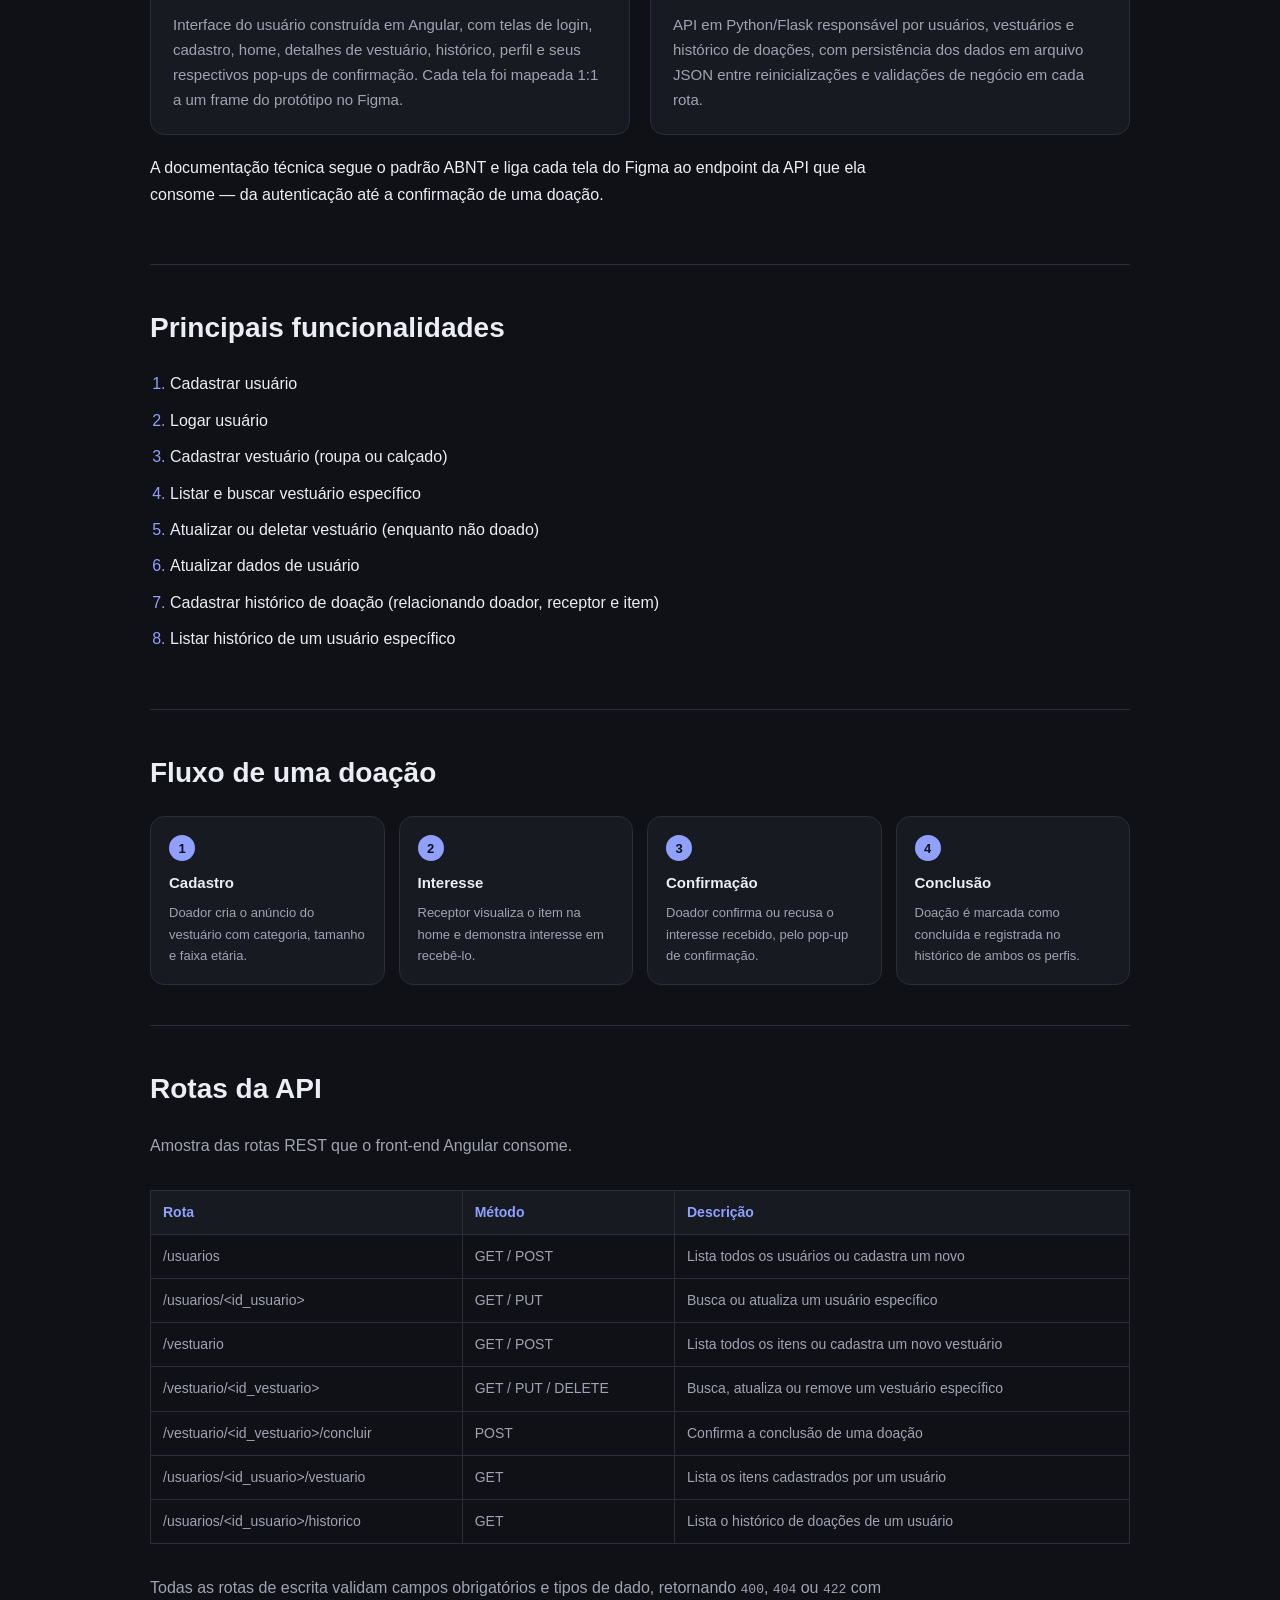
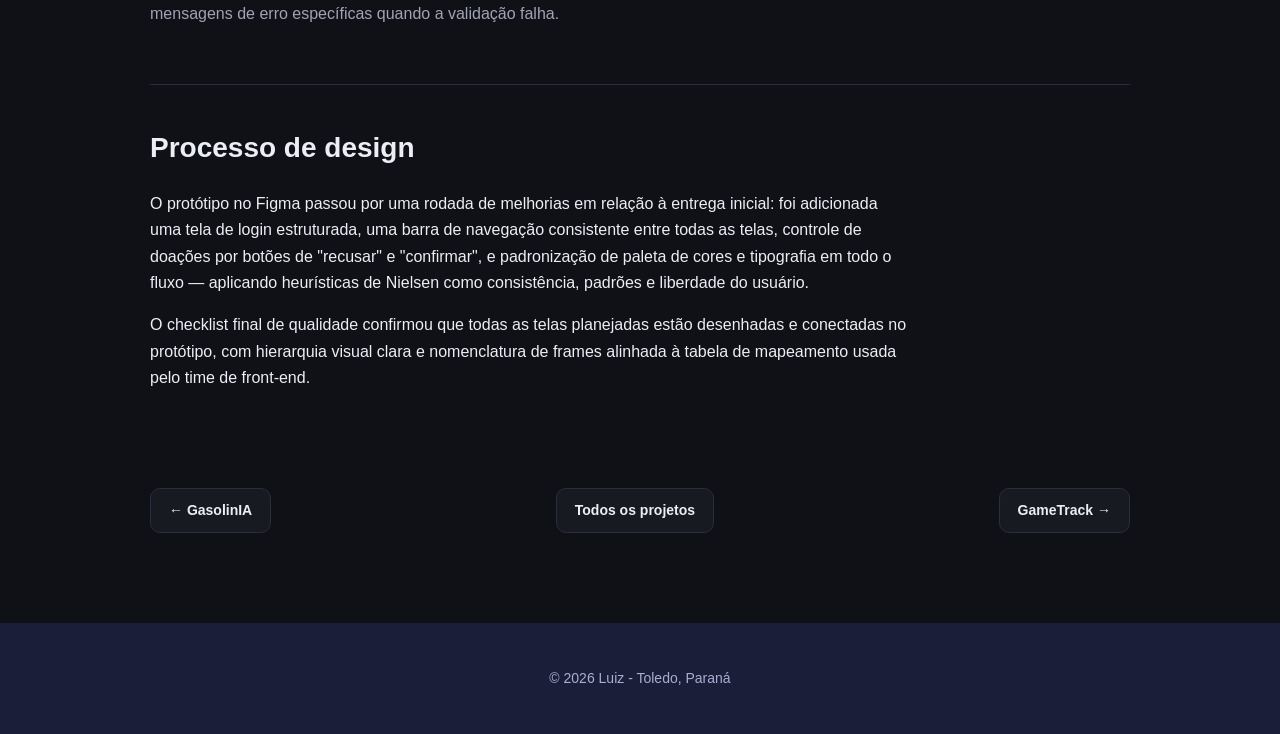
<file: projetos/weardon.html>
<!DOCTYPE html>
<html lang="pt-br">
<head>
    <meta charset="UTF-8">
    <meta name="viewport" content="width=device-width, initial-scale=1.0">
    <title>WearDon · Projeto de Luiz Perantoni</title>
    <meta name="description" content="WearDon — plataforma de doação de roupas e calçados. Front-end em Angular, API REST em Flask, protótipo em Figma.">
    <link rel="stylesheet" href="detalhe.css">
</head>
<body>
    <header>
        <a class="voltar" href="../index.html#projetos">
            <svg viewBox="0 0 24 24"><path d="M19 12H5M12 19l-7-7 7-7"/></svg>
            Voltar ao portfólio
        </a>
        <span class="breadcrumb"><a href="../index.html">Luiz Perantoni</a> / Projetos / WearDon</span>
    </header>

    <main>
        <section class="hero">
            <div>
                <p class="hero-tag">Projeto em grupo · Em destaque</p>
                <h1>WearDon</h1>
                <p class="hero-sub">Plataforma web que conecta doadores e receptores de roupas e calçados, centralizando anúncios, histórico de doações e perfil em um único fluxo simples e organizado.</p>
            </div>
            <ul class="hero-chips">
                <li>Angular</li><li>Flask</li><li>REST API</li><li>Figma</li><li>Python</li><li>ABNT</li>
            </ul>
            <figure class="capa">
                <img src="../img/Capa WearDon.png" alt="Logo do projeto WearDon">
            </figure>
            <div class="links-topo">
                <a class="btn-link principal" href="https://github.com/PedroPrasidos/projeto-doacao-roupas-calcados" target="_blank" rel="noopener">Repositório Front-end (Angular)</a>
                <a class="btn-link" href="https://github.com/PedroPrasidos/api-projeto-doacao-roupas-calcados.git" target="_blank" rel="noopener">Repositório API (Flask)</a>
                <a class="btn-link" href="https://www.figma.com/design/babwFlmMwolUcqzWkO6llk/Prototipagem-Projeto-Doacao-de-Roupas" target="_blank" rel="noopener">Protótipo no Figma</a>
                <a class="btn-link" href="../WEAR DON/APRESENTACAO WEAR DON.pdf" target="_blank" rel="noopener">Apresentação (PDF)</a>
                <a class="btn-link" href="../WEAR DON/WEARDON DOCUMENTACAO FRONT-END.pdf" target="_blank" rel="noopener">Doc. Front-end (PDF)</a>
                <a class="btn-link" href="../WEAR DON/DOCUMENTAÇÃO API WEARDON - PROJETO DE DOAÇÃO DE ROUPAS E CALÇADOS.pdf" target="_blank" rel="noopener">Doc. API (PDF)</a>
            </div>
        </section>

        <section id="sobre">
            <h2 class="titulo-secao">Sobre o projeto</h2>
            <p>Muitas pessoas possuem roupas e calçados em bom estado que poderiam ser doados, mas não sabem onde ou para quem doar. O <strong>WearDon</strong> nasceu para resolver exatamente essa dificuldade: conectar quem quer doar com quem precisa receber, de forma simples, organizada e centralizada em uma única plataforma.</p>
            <p>O sistema foi desenhado em torno de dois perfis de usuário: o <strong>doador</strong>, que deseja se desapegar de vestuários, limpar o guarda-roupa ou simplesmente fazer uma ação de caridade; e o <strong>receptor</strong>, que deseja receber doações por necessidade ou interesse. Toda a jornada — do cadastro do item até a confirmação da doação — acontece dentro do app, com histórico de tudo o que foi doado e recebido.</p>
            <p class="muted">Projeto desenvolvido por uma equipe de 7 alunos na disciplina de Engenharia de Software, PUCPR – Campus Toledo, 2026/01.</p>
        </section>

        <section id="arquitetura">
            <h2 class="titulo-secao">Arquitetura</h2>
            <div class="grid-2">
                <div class="card">
                    <h3>Front-end · Angular</h3>
                    <p>Interface do usuário construída em Angular, com telas de login, cadastro, home, detalhes de vestuário, histórico, perfil e seus respectivos pop-ups de confirmação. Cada tela foi mapeada 1:1 a um frame do protótipo no Figma.</p>
                </div>
                <div class="card">
                    <h3>Back-end · API REST em Flask</h3>
                    <p>API em Python/Flask responsável por usuários, vestuários e histórico de doações, com persistência dos dados em arquivo JSON entre reinicializações e validações de negócio em cada rota.</p>
                </div>
            </div>
            <p style="margin-top:20px;">A documentação técnica segue o padrão ABNT e liga cada tela do Figma ao endpoint da API que ela consome — da autenticação até a confirmação de uma doação.</p>
        </section>

        <section id="funcionalidades">
            <h2 class="titulo-secao">Principais funcionalidades</h2>
            <ol class="lista">
                <li>Cadastrar usuário</li>
                <li>Logar usuário</li>
                <li>Cadastrar vestuário (roupa ou calçado)</li>
                <li>Listar e buscar vestuário específico</li>
                <li>Atualizar ou deletar vestuário (enquanto não doado)</li>
                <li>Atualizar dados de usuário</li>
                <li>Cadastrar histórico de doação (relacionando doador, receptor e item)</li>
                <li>Listar histórico de um usuário específico</li>
            </ol>
        </section>

        <section id="fluxo">
            <h2 class="titulo-secao">Fluxo de uma doação</h2>
            <div class="linha-tempo">
                <div class="passo"><span class="num">1</span><h4>Cadastro</h4><p>Doador cria o anúncio do vestuário com categoria, tamanho e faixa etária.</p></div>
                <div class="passo"><span class="num">2</span><h4>Interesse</h4><p>Receptor visualiza o item na home e demonstra interesse em recebê-lo.</p></div>
                <div class="passo"><span class="num">3</span><h4>Confirmação</h4><p>Doador confirma ou recusa o interesse recebido, pelo pop-up de confirmação.</p></div>
                <div class="passo"><span class="num">4</span><h4>Conclusão</h4><p>Doação é marcada como concluída e registrada no histórico de ambos os perfis.</p></div>
            </div>
        </section>

        <section id="api">
            <h2 class="titulo-secao">Rotas da API</h2>
            <p class="muted">Amostra das rotas REST que o front-end Angular consome.</p>
            <div class="tabela-wrap">
                <table class="tabela">
                    <thead><tr><th>Rota</th><th>Método</th><th>Descrição</th></tr></thead>
                    <tbody>
                        <tr><td>/usuarios</td><td>GET / POST</td><td>Lista todos os usuários ou cadastra um novo</td></tr>
                        <tr><td>/usuarios/&lt;id_usuario&gt;</td><td>GET / PUT</td><td>Busca ou atualiza um usuário específico</td></tr>
                        <tr><td>/vestuario</td><td>GET / POST</td><td>Lista todos os itens ou cadastra um novo vestuário</td></tr>
                        <tr><td>/vestuario/&lt;id_vestuario&gt;</td><td>GET / PUT / DELETE</td><td>Busca, atualiza ou remove um vestuário específico</td></tr>
                        <tr><td>/vestuario/&lt;id_vestuario&gt;/concluir</td><td>POST</td><td>Confirma a conclusão de uma doação</td></tr>
                        <tr><td>/usuarios/&lt;id_usuario&gt;/vestuario</td><td>GET</td><td>Lista os itens cadastrados por um usuário</td></tr>
                        <tr><td>/usuarios/&lt;id_usuario&gt;/historico</td><td>GET</td><td>Lista o histórico de doações de um usuário</td></tr>
                    </tbody>
                </table>
            </div>
            <p class="muted">Todas as rotas de escrita validam campos obrigatórios e tipos de dado, retornando <code>400</code>, <code>404</code> ou <code>422</code> com mensagens de erro específicas quando a validação falha.</p>
        </section>

        <section id="processo">
            <h2 class="titulo-secao">Processo de design</h2>
            <p>O protótipo no Figma passou por uma rodada de melhorias em relação à entrega inicial: foi adicionada uma tela de login estruturada, uma barra de navegação consistente entre todas as telas, controle de doações por botões de "recusar" e "confirmar", e padronização de paleta de cores e tipografia em todo o fluxo — aplicando heurísticas de Nielsen como consistência, padrões e liberdade do usuário.</p>
            <p>O checklist final de qualidade confirmou que todas as telas planejadas estão desenhadas e conectadas no protótipo, com hierarquia visual clara e nomenclatura de frames alinhada à tabela de mapeamento usada pelo time de front-end.</p>
        </section>

        <div class="rodape-nav">
            <a class="btn-link" href="gasolinia.html">← GasolinIA</a>
            <a class="btn-link" href="../Portfólio do Luiz.html#projetos">Todos os projetos</a>
            <a class="btn-link" href="gametrack.html">GameTrack →</a>
        </div>
    </main>

    <footer>
        <p>© 2026 Luiz - Toledo, Paraná</p>
    </footer>
</body>
</html>
</file>
<file: projetos/gametrack-site/style.css>
* {
    margin: 0;
    padding: 0;
    box-sizing: border-box;
}

body {
    font-family: Arial, Helvetica, sans-serif;
    background-color: #05070a;
    color: #ffffff;
}

.header {
    display: flex;
    align-items: center;
    justify-content: space-between;
    background-color: #0a0d12;
    padding: 15px 40px;
    position: relative;
}

.header::after {
    content: "";
    position: absolute;
    left: 0;
    right: 0;
    bottom: -30px;
    height: 30px;
    background: linear-gradient(to bottom, #0a0d12, transparent);
    pointer-events: none;
}

.logo {
    font-size: 24px;
    font-weight: bold;
    color: #40bcf4;
}

#logo {
    text-decoration: none;
    color: inherit;
}

.search-wrap {
    display: flex;
    align-items: center;
    gap: 0;
}

#search {
    padding: 8px 12px;
    border-radius: 15px;
    border: none;
    width: 350px;
    height: 35px;
    margin-left: 70px;
}

.search-btn {
    border: none;
    background-color: #40bcf4;
    color: #14181c;
    padding: 0 12px;
    height: 34px;
    border-radius: 15px;
    cursor: pointer;
    display: flex;
    align-items: center;
    justify-content: center;
    margin-left: 10px;
}

.search-btn:hover {
    background-color: #2896c9;
}

.nav-links a {
    color: #ffffff;
    text-decoration: none;
    margin-left: 20px;
    font-size: 15px;
}

.nav-links a:hover {
    color: #40bcf4;
}

.btn-login {
    background-color: #40bcf4;
    color: #14181c !important;
    padding: 8px 15px;
    border-radius: 5px;
    font-weight: bold;
}


.hero {
    position: relative;
    text-align: center;
    color: white;
}

.hero img {
    width: 100%;
    height: 350px;
    object-fit: cover;
    filter: brightness(40%);
}

.hero-text {
    position: absolute;
    top: 50%;
    left: 50%;
    transform: translate(-50%, -50%);
}

.hero-text h1 {
    font-size: 22px;
    margin-bottom: 8px;
}

.btn-join {
    margin-top: 15px;
    background-color: #40bcf4;
    border: none;
    padding: 12px 25px;
    border-radius: 5px;
    font-size: 16px;
    font-weight: bold;
    cursor: pointer;
}

.btn-join:hover {
    background-color: #2896c9;
}


.gallery {
    padding: 30px 40px;
}

.gallery h2 {
    margin-bottom: 20px;
    font-size: 20px;
    color: #9ab;
}

.gallery .row,
.top-rated .row {
    flex-wrap: nowrap;
    justify-content: center;
    align-items: stretch;
}

.gallery .col {
    max-width: 180px;
}

.top-rated .col {
    max-width: 210px;
}

.row {
    margin-bottom: 15px;
}

.game-card img {
    width: 100%;
    aspect-ratio: 2 / 3;
    object-fit: cover;
    display: block;
    border-radius: 6px;
}

.game-card {
    position: relative;
    border-radius: 6px;
    display: flex;
    flex-direction: column;
    height: 100%;
}

.game-card a {
    position: relative;
    display: block;
    border-radius: 6px;
    overflow: hidden;
    border: 2px solid transparent;
    transition: border-color 0.25s ease, box-shadow 0.25s ease, transform 0.25s ease;
}

.game-card a:hover {
    border-color: #8b1e1e;
    box-shadow: 0 0 14px rgba(139, 30, 30, 0.7);
    transform: scale(1.03);
}

.game-overlay {
    position: absolute;
    inset: 0;
    background: rgba(0, 0, 0, 0.65);
    display: flex;
    flex-direction: column;
    align-items: center;
    justify-content: center;
    gap: 8px;
    opacity: 0;
    transition: opacity 0.25s ease;
}

.game-card a:hover .game-overlay {
    opacity: 1;
}

.game-overlay .stat {
    font-size: 16px;
    font-weight: bold;
    color: #ffffff;
}

.game-card .game-name {
    margin-top: 8px;
    font-size: 15px;
    font-weight: bold;
    min-height: 40px;
}

.game-card .game-rating {
    color: #f5c518;
    font-size: 14px;
    margin-top: auto;
}


.top-rated {
    padding: 40px 40px 30px 40px;
    margin-top: 20px;
    border-top: 1px solid #1c2228;
}

.top-rated h2 {
    margin-bottom: 15px;
    font-size: 20px;
    color: #9ab;
}

.game-rating span,
.game-card .game-rating span {
    display: block;
    color: #9ab;
    font-size: 12px;
    font-weight: normal;
}

.rated-item {
    display: flex;
    flex-direction: column;
    height: 100%;
}

.rated-item img {
    width: 100%;
    aspect-ratio: 2 / 3;
    object-fit: cover;
    border-radius: 6px;
    border: 2px solid transparent;
    transition: border-color 0.25s ease, box-shadow 0.25s ease, transform 0.25s ease;
}

.rated-item img:hover {
    border-color: #8b1e1e;
    box-shadow: 0 0 14px rgba(139, 30, 30, 0.7);
    transform: scale(1.03);
}

.rated-item .game-name {
    margin-top: 10px;
    font-size: 18px;
    font-weight: bold;
    min-height: 54px;
}

.rated-item .game-rating {
    color: #f5c518;
    font-size: 16px;
    margin-top: auto;
}

.game-name {
    margin-top: 8px;
    font-size: 14px;
    font-weight: bold;
}

.game-rating {
    color: #f5c518;
    font-size: 13px;
}

.reviews {
    padding: 0 40px 30px 40px;
}

.reviews h2 {
    margin-bottom: 15px;
    font-size: 20px;
    color: #9ab;
}

.review-list {
    display: flex;
    flex-direction: column;
    gap: 15px;
}

.review-card {
    display: flex;
    gap: 15px;
    background-color: #0a0d12;
    padding: 15px;
    border-radius: 8px;
}

.review-card img {
    width: 70px;
    border-radius: 6px;
    height: 90px;
    object-fit: cover;
}

.review-header {
    font-size: 14px;
    margin-bottom: 6px;
    color: #ffffff;
}

.review-header strong {
    color: #ffffff;
}

.review-stars {
    color: #f5c518;
    margin-left: 10px;
}

.review-text {
    font-size: 14px;
    color: #cdd7e0;
}

.footer {
    text-align: center;
    padding: 20px;
    background-color: #0a0d12;
    color: #9ab;
    font-size: 13px;
    position: relative;
}

.footer::before {
    content: "";
    position: absolute;
    left: 0;
    right: 0;
    top: -30px;
    height: 30px;
    background: linear-gradient(to top, #0a0d12, transparent);
    pointer-events: none;
}

.footer-links {
    margin-bottom: 10px;
}

.footer-links a {
    color: #9ab;
    text-decoration: none;
    margin: 0 10px;
    font-size: 13px;
}

.footer-links a:hover {
    color: #40bcf4;
}

@media (max-width: 768px) {
    .gallery .row,
    .top-rated .row {
        flex-wrap: wrap;
    }

    .review-card {
        flex-direction: column;
    }

    .review-card img {
        width: 100%;
        height: 160px;
    }

    .header {
        flex-direction: column;
        gap: 10px;
    }
}
</file>
<file: projetos/detalhe.css>
/* Estilo compartilhado pelas páginas de detalhes de projeto.
   Mantém a mesma identidade visual do portfólio principal. */

:root{
    --bg: #101116;
    --bg-header: #1a1e38;
    --card: #181a22;
    --border: #2a2d3a;
    --text: #eceef6;
    --muted: #a0a3b3;
    --accent: #8fa0ff;
}

html{ scroll-behavior: smooth; }

body{
    margin: 0px;
    font-family: Arial, sans-serif;
    background-color: var(--bg);
    color: var(--text);
    line-height: 1.65;
}

a{ color: var(--accent); }

header{
    background-color: var(--bg-header);
    display: flex;
    align-items: center;
    justify-content: space-between;
    gap: 15px;
    padding: 14px 40px;
    position: sticky;
    top: 0px;
    z-index: 10;
}
.voltar{
    color: var(--text);
    text-decoration: none;
    font-weight: bold;
    display: flex;
    align-items: center;
    gap: 8px;
}
.voltar:hover{ color: var(--accent); }
.voltar svg{ width: 18px; height: 18px; stroke: currentColor; fill: none; stroke-width: 2; stroke-linecap: round; stroke-linejoin: round; }
.breadcrumb{ color: var(--muted); font-size: 14px; }
.breadcrumb a{ color: var(--muted); text-decoration: none; }
.breadcrumb a:hover{ color: var(--accent); }

main{
    max-width: 980px;
    margin: 0 auto;
    padding: 0px 30px 80px 30px;
}

/* HERO */
.hero{
    padding: 50px 0px 40px 0px;
    display: flex;
    flex-direction: column;
    gap: 25px;
}
.hero-tag{
    color: var(--accent);
    font-weight: bold;
    font-size: 14px;
    letter-spacing: 0.5px;
    text-transform: uppercase;
    margin: 0px;
}
.hero h1{
    font-size: 42px;
    margin: 6px 0px 0px 0px;
    line-height: 1.15;
}
.hero-sub{
    color: var(--muted);
    font-size: 19px;
    max-width: 680px;
    margin: 0px;
}
.hero-chips{
    display: flex;
    flex-wrap: wrap;
    gap: 8px;
}
.hero-chips li, .tecnologias li{
    list-style: none;
    background-color: var(--card);
    border: 1px solid var(--border);
    color: var(--accent);
    font-size: 13px;
    font-weight: bold;
    padding: 5px 14px;
    border-radius: 15px;
}
.hero-chips{ padding: 0px; margin: 0px; }

.capa{
    width: 100%;
    border-radius: 18px;
    overflow: hidden;
    border: 1px solid var(--border);
    background-color: var(--card);
}
.capa img{
    width: 100%;
    max-height: 420px;
    object-fit: cover;
    display: block;
}
.capa.contain img{
    object-fit: contain;
    background-color: #0b1020;
    max-height: 320px;
}

.links-topo{
    display: flex;
    flex-wrap: wrap;
    gap: 12px;
    margin-top: 5px;
}
.btn-link{
    display: inline-flex;
    align-items: center;
    gap: 8px;
    padding: 10px 18px;
    border-radius: 10px;
    border: 1px solid var(--border);
    color: var(--text);
    text-decoration: none;
    font-weight: bold;
    font-size: 14px;
    background-color: var(--card);
}
.btn-link:hover{ border-color: var(--accent); color: var(--accent); }
.btn-link.principal{
    background-color: var(--accent);
    color: #101116;
    border-color: var(--accent);
}
.btn-link.principal:hover{ color: #101116; opacity: 0.9; }

/* SECTIONS */
section{
    padding: 40px 0px;
    border-top: 1px solid var(--border);
    scroll-margin-top: 80px;
}
.titulo-secao{
    font-size: 28px;
    margin: 0px 0px 20px 0px;
}
section p{ color: var(--text); max-width: 760px; }
section p.muted{ color: var(--muted); }

.grid-2{
    display: grid;
    grid-template-columns: 1fr 1fr;
    gap: 20px;
}
.grid-3{
    display: grid;
    grid-template-columns: repeat(3, 1fr);
    gap: 16px;
}
@media (max-width: 720px){
    .grid-2, .grid-3{ grid-template-columns: 1fr; }
}

.card{
    background-color: var(--card);
    border: 1px solid var(--border);
    border-radius: 14px;
    padding: 22px;
}
.card h3{
    margin: 0px 0px 8px 0px;
    font-size: 18px;
    color: var(--accent);
}
.card p{ margin: 0px; color: var(--muted); font-size: 15px; }

.stat{
    background-color: var(--card);
    border: 1px solid var(--border);
    border-radius: 14px;
    padding: 20px;
    text-align: center;
}
.stat .valor{
    font-size: 28px;
    font-weight: bold;
    color: var(--accent);
    display: block;
}
.stat .legenda{
    color: var(--muted);
    font-size: 13px;
    margin-top: 4px;
    display: block;
}

ul.lista, ol.lista{
    padding-left: 20px;
    max-width: 760px;
}
ul.lista li, ol.lista li{
    margin-bottom: 10px;
    color: var(--text);
}
ul.lista li::marker, ol.lista li::marker{ color: var(--accent); }

table.tabela{
    width: 100%;
    border-collapse: collapse;
    margin: 15px 0px;
    font-size: 14px;
}
table.tabela th, table.tabela td{
    border: 1px solid var(--border);
    padding: 10px 12px;
    text-align: left;
}
table.tabela th{
    background-color: var(--card);
    color: var(--accent);
}
table.tabela td{ color: var(--muted); }
.tabela-wrap{ overflow-x: auto; }

.galeria{
    display: grid;
    grid-template-columns: repeat(3, 1fr);
    gap: 12px;
}
.galeria img{
    width: 100%;
    height: 180px;
    object-fit: cover;
    border-radius: 12px;
    border: 1px solid var(--border);
    display: block;
}
@media (max-width: 720px){
    .galeria{ grid-template-columns: repeat(2, 1fr); }
}

.linha-tempo{
    display: flex;
    flex-wrap: wrap;
    gap: 14px;
    counter-reset: passo;
}
.passo{
    flex: 1 1 140px;
    background-color: var(--card);
    border: 1px solid var(--border);
    border-radius: 14px;
    padding: 18px;
    position: relative;
}
.passo .num{
    display: inline-flex;
    align-items: center;
    justify-content: center;
    width: 26px;
    height: 26px;
    border-radius: 50%;
    background-color: var(--accent);
    color: #101116;
    font-weight: bold;
    font-size: 13px;
    margin-bottom: 10px;
}
.passo h4{ margin: 0px 0px 6px 0px; font-size: 15px; }
.passo p{ margin: 0px; color: var(--muted); font-size: 13px; }

pre.codigo{
    background-color: #0b0c10;
    border: 1px solid var(--border);
    border-radius: 12px;
    padding: 18px;
    overflow-x: auto;
    font-family: "SFMono-Regular", Consolas, "Liberation Mono", Menlo, monospace;
    font-size: 13px;
    color: #c9d3ff;
    line-height: 1.5;
}

.aviso{
    background-color: rgba(143,160,255,0.08);
    border: 1px solid var(--border);
    border-left: 3px solid var(--accent);
    border-radius: 10px;
    padding: 16px 18px;
    color: var(--muted);
    font-size: 14px;
    max-width: 760px;
}

.rodape-nav{
    display: flex;
    justify-content: space-between;
    align-items: center;
    flex-wrap: wrap;
    gap: 15px;
    padding: 40px 0px 10px 0px;
}

footer{
    background-color: var(--bg-header);
    color: #a9aed0;
    padding: 30px;
    text-align: center;
    font-size: 14px;
}
</file>
